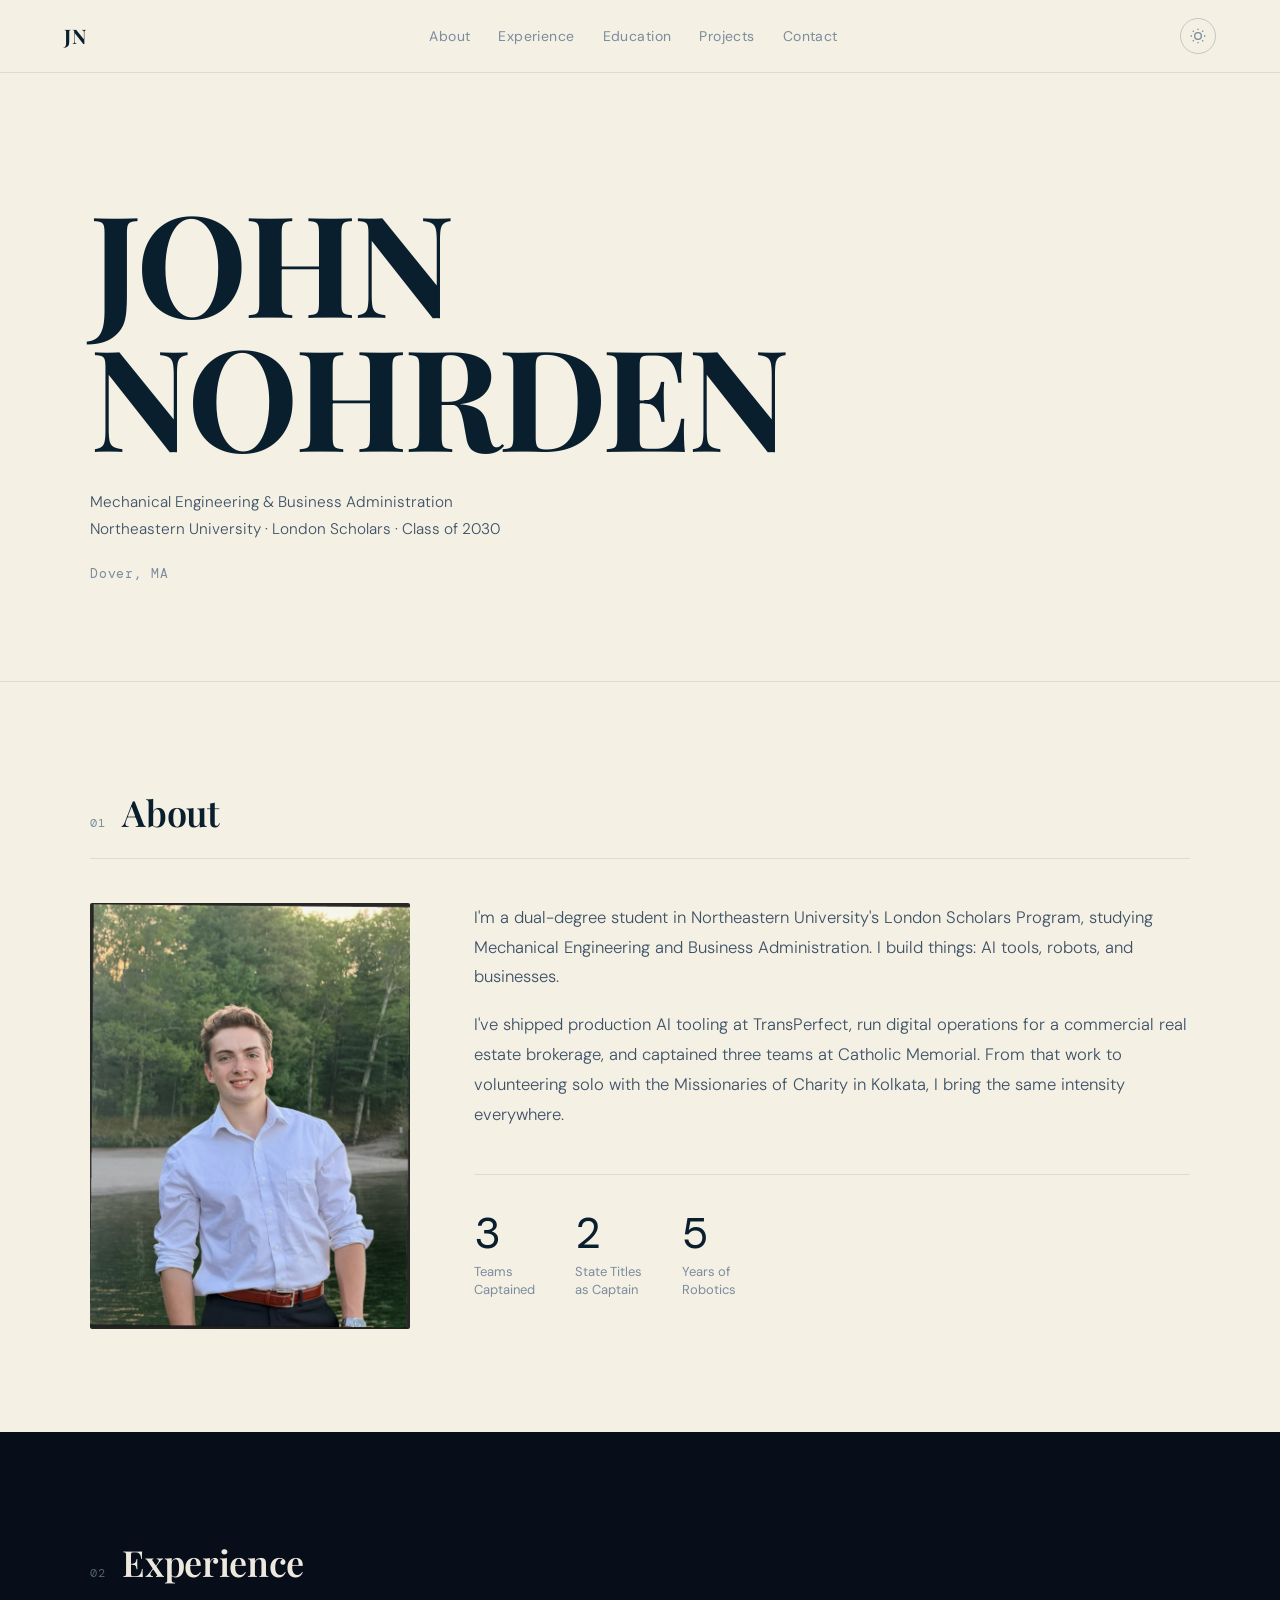
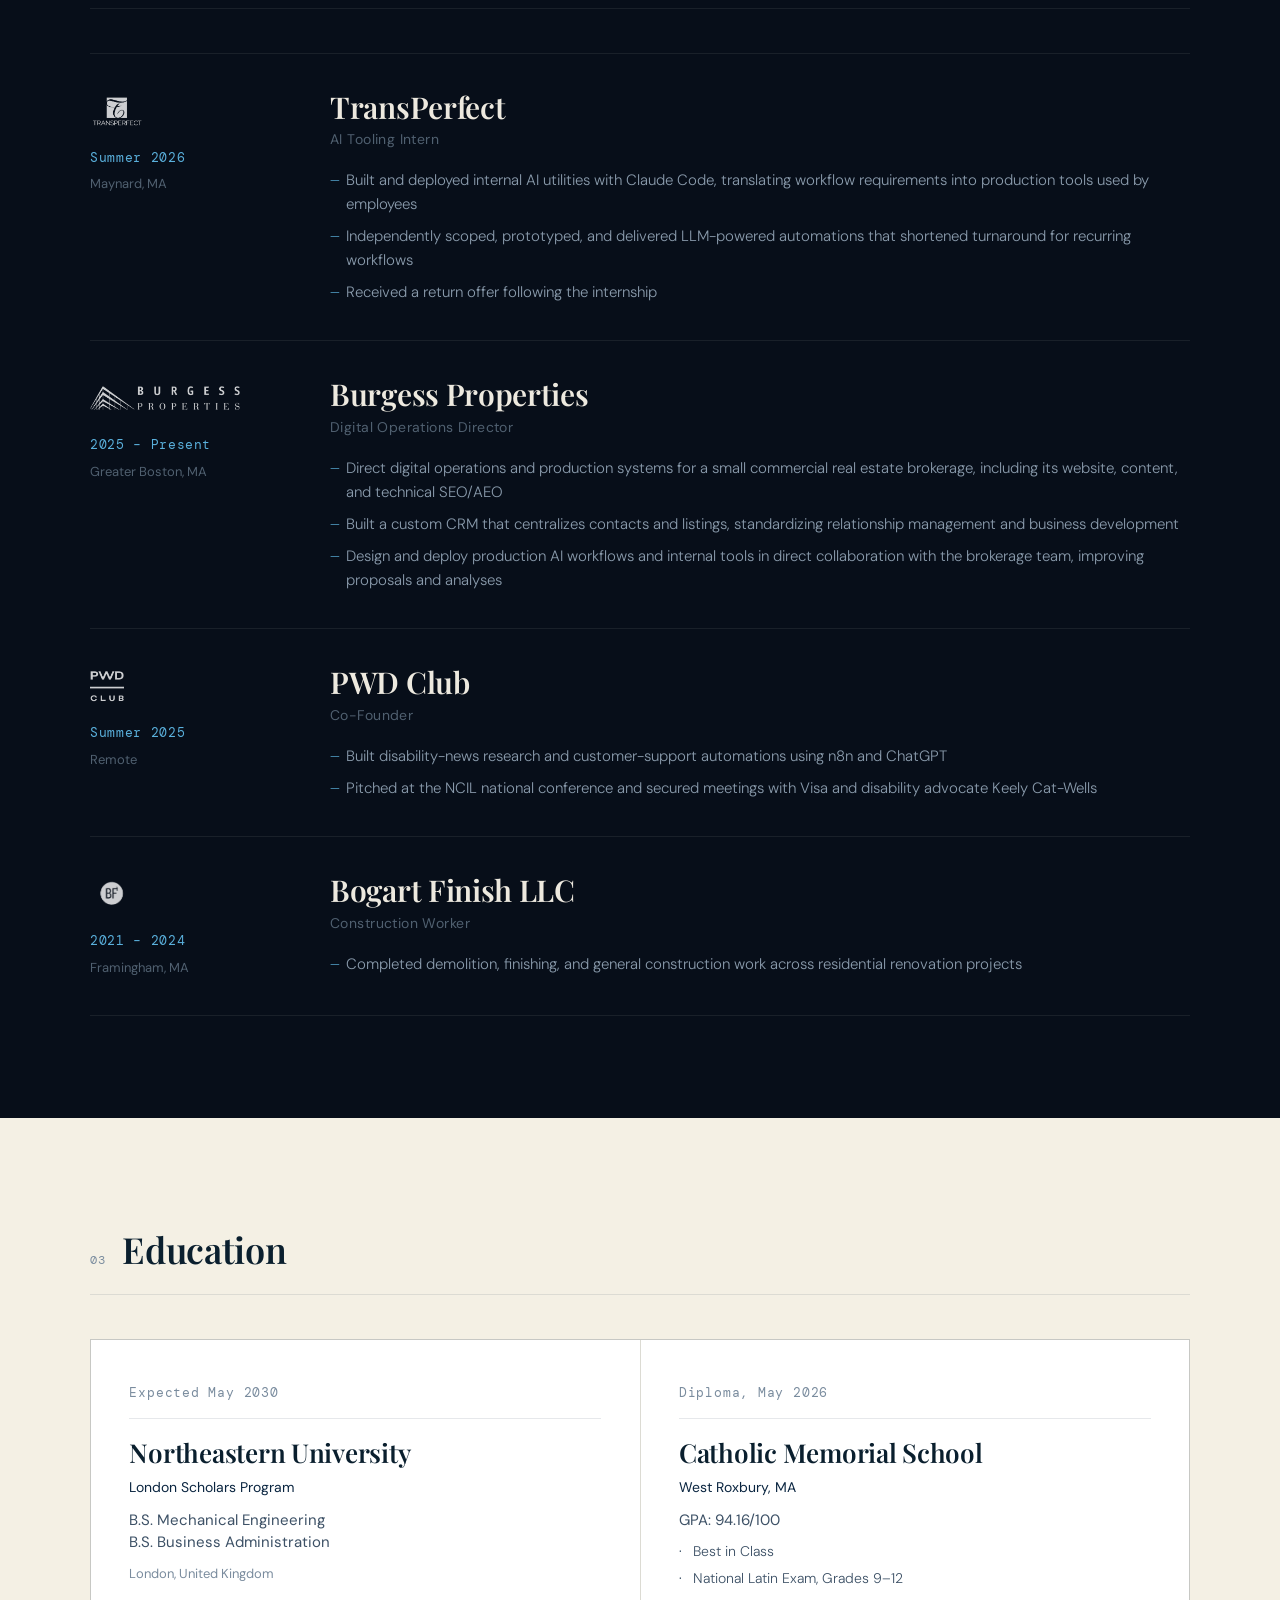
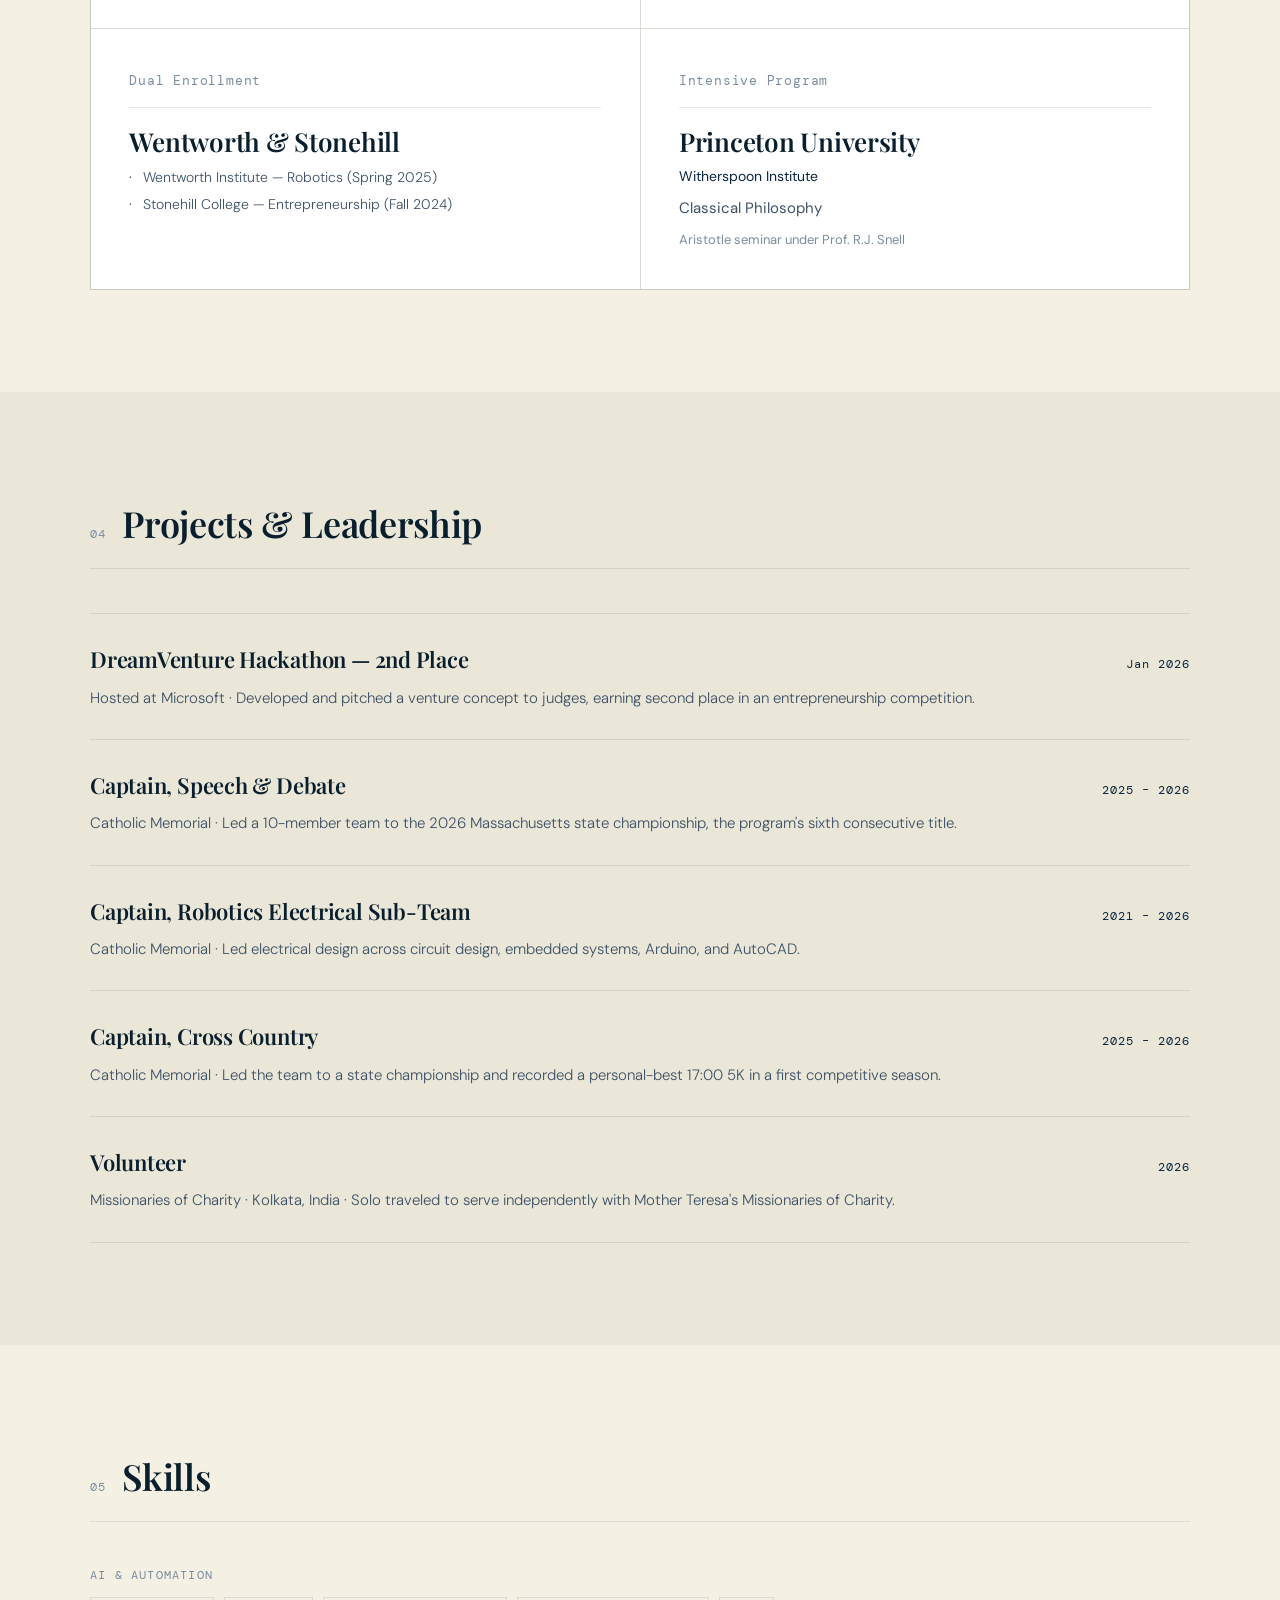
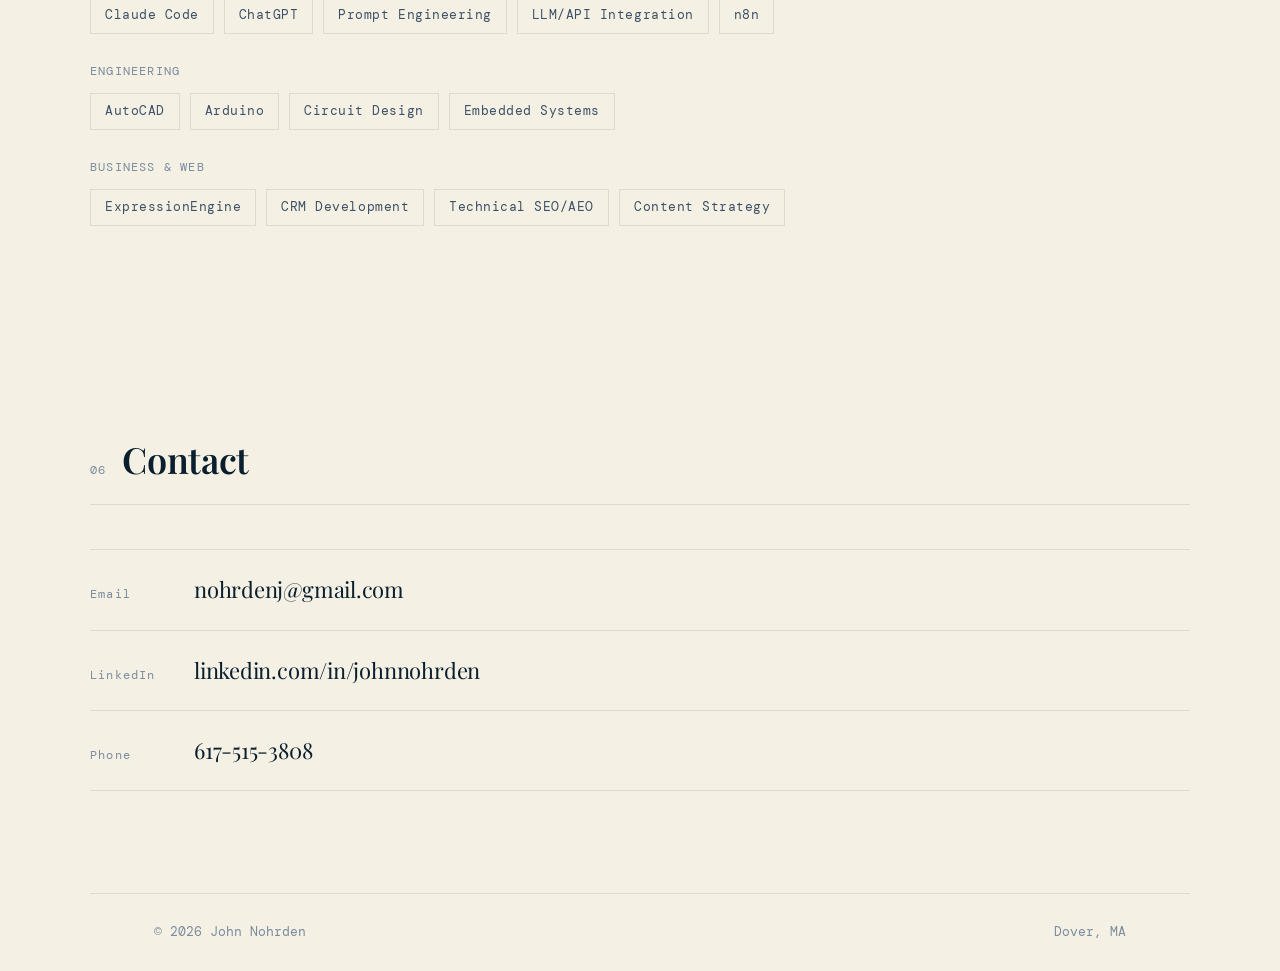
<file: index.html>
<!DOCTYPE html>
<html lang="en" data-theme="light">
<head>
  <meta charset="UTF-8">
  <meta name="viewport" content="width=device-width, initial-scale=1.0">
  <meta name="description" content="John Nohrden — Mechanical Engineering &amp; Business Administration at Northeastern University.">
  <title>John Nohrden</title>

  <link rel="preconnect" href="https://fonts.googleapis.com">
  <link rel="preconnect" href="https://fonts.gstatic.com" crossorigin>
  <link href="https://fonts.googleapis.com/css2?family=Playfair+Display:ital,wght@0,400;0,600;0,700&family=DM+Sans:opsz,wght@9..40,300;9..40,400;9..40,500&family=DM+Mono:wght@300;400;500&display=swap" rel="stylesheet">

  <link rel="stylesheet" href="style.css?v=6">

  <!-- Restore theme before first paint to avoid a flash -->
  <script>
    (function () {
      try {
        var t = localStorage.getItem('jn-theme');
        if (t) document.documentElement.dataset.theme = t;
      } catch (e) {}
    })();
  </script>
</head>
<body>

  <!-- Navigation -->
  <nav class="nav" id="nav">
    <a href="#" class="nav-logo">JN</a>
    <div class="nav-links">
      <a href="#about" class="nav-link">About</a>
      <a href="#experience" class="nav-link">Experience</a>
      <a href="#education" class="nav-link">Education</a>
      <a href="projects.html" class="nav-link">Projects</a>
      <a href="#contact" class="nav-link">Contact</a>
    </div>
    <button class="theme-btn" id="themeBtn" aria-label="Toggle theme">
      <svg class="icon-sun" width="16" height="16" viewBox="0 0 24 24" fill="none" stroke="currentColor" stroke-width="2"><circle cx="12" cy="12" r="5"/><line x1="12" y1="1" x2="12" y2="3"/><line x1="12" y1="21" x2="12" y2="23"/><line x1="4.22" y1="4.22" x2="5.64" y2="5.64"/><line x1="18.36" y1="18.36" x2="19.78" y2="19.78"/><line x1="1" y1="12" x2="3" y2="12"/><line x1="21" y1="12" x2="23" y2="12"/><line x1="4.22" y1="19.78" x2="5.64" y2="18.36"/><line x1="18.36" y1="5.64" x2="19.78" y2="4.22"/></svg>
      <svg class="icon-moon" width="16" height="16" viewBox="0 0 24 24" fill="none" stroke="currentColor" stroke-width="2"><path d="M21 12.79A9 9 0 1 1 11.21 3 7 7 0 0 0 21 12.79z"/></svg>
    </button>
  </nav>

  <!-- ═══════════════ HERO ═══════════════ -->
  <header class="hero" id="hero">
    <div class="hero-body">
      <h1 class="hero-name">
        <span class="name-row">JOHN</span>
        <span class="name-row">NOHRDEN</span>
      </h1>

      <p class="hero-sub">
        Mechanical Engineering &amp; Business Administration<br>
        Northeastern University · London Scholars · Class of 2030
      </p>

      <p class="hero-location">Dover, MA</p>
    </div>
  </header>

  <!-- ═══════════════ ABOUT ═══════════════ -->
  <section class="section" id="about">
    <div class="container">
      <div class="sec-label-row">
        <span class="sec-num mono">01</span>
        <h2 class="sec-label">About</h2>
      </div>

      <div class="about-grid">
        <div class="about-img-col">
          <img src="john.jpg" alt="John Nohrden" class="about-photo">
        </div>

        <div class="about-text-col">
          <div class="about-body">
            <p>I'm a dual-degree student in Northeastern University's London Scholars Program, studying Mechanical Engineering and Business Administration. I build things: AI tools, robots, and businesses.</p>
            <p>I've shipped production AI tooling at TransPerfect, run digital operations for a commercial real estate brokerage, and captained three teams at Catholic Memorial. From that work to volunteering solo with the Missionaries of Charity in Kolkata, I bring the same intensity everywhere.</p>
          </div>

          <div class="stats-row">
            <div class="stat">
              <div class="stat-num mono">3</div>
              <div class="stat-label">Teams<br>Captained</div>
            </div>
            <div class="stat">
              <div class="stat-num mono">2</div>
              <div class="stat-label">State Titles<br>as Captain</div>
            </div>
            <div class="stat">
              <div class="stat-num mono">5</div>
              <div class="stat-label">Years of<br>Robotics</div>
            </div>
          </div>
        </div>
      </div>
    </div>
  </section>

  <!-- ═══════════════ EXPERIENCE ═══════════════ -->
  <section class="section section--dark" id="experience">
    <div class="container">
      <div class="sec-label-row">
        <span class="sec-num mono">02</span>
        <h2 class="sec-label">Experience</h2>
      </div>

      <div class="exp-list">

        <div class="exp-item">
          <div class="exp-inner">
            <div class="exp-meta-col">
              <img src="transperfect-logo.png.avif" alt="TransPerfect logo" class="exp-logo">
              <span class="exp-date mono">Summer 2026</span>
              <span class="exp-place">Maynard, MA</span>
            </div>
            <div class="exp-detail-col">
              <div class="exp-titles">
                <h3 class="exp-co">TransPerfect</h3>
                <span class="exp-role">AI Tooling Intern</span>
              </div>
              <ul class="exp-bullets">
                <li>Built and deployed internal AI utilities with Claude Code, translating workflow requirements into production tools used by employees</li>
                <li>Independently scoped, prototyped, and delivered LLM-powered automations that shortened turnaround for recurring workflows</li>
                <li>Received a return offer following the internship</li>
              </ul>
            </div>
          </div>
        </div>

        <div class="exp-item">
          <div class="exp-inner">
            <div class="exp-meta-col">
              <img src="burgess-properties-logo.png" alt="Burgess Properties logo" class="exp-logo">
              <span class="exp-date mono">2025 – Present</span>
              <span class="exp-place">Greater Boston, MA</span>
            </div>
            <div class="exp-detail-col">
              <div class="exp-titles">
                <h3 class="exp-co">Burgess Properties</h3>
                <span class="exp-role">Digital Operations Director</span>
              </div>
              <ul class="exp-bullets">
                <li>Direct digital operations and production systems for a small commercial real estate brokerage, including its website, content, and technical SEO/AEO</li>
                <li>Built a custom CRM that centralizes contacts and listings, standardizing relationship management and business development</li>
                <li>Design and deploy production AI workflows and internal tools in direct collaboration with the brokerage team, improving proposals and analyses</li>
              </ul>
            </div>
          </div>
        </div>

        <div class="exp-item">
          <div class="exp-inner">
            <div class="exp-meta-col">
              <img src="PWD-logo.png" alt="PWD Club logo" class="exp-logo">
              <span class="exp-date mono">Summer 2025</span>
              <span class="exp-place">Remote</span>
            </div>
            <div class="exp-detail-col">
              <div class="exp-titles">
                <h3 class="exp-co">PWD Club</h3>
                <span class="exp-role">Co-Founder</span>
              </div>
              <ul class="exp-bullets">
                <li>Built disability-news research and customer-support automations using n8n and ChatGPT</li>
                <li>Pitched at the NCIL national conference and secured meetings with Visa and disability advocate Keely Cat-Wells</li>
              </ul>
            </div>
          </div>
        </div>

        <div class="exp-item">
          <div class="exp-inner">
            <div class="exp-meta-col">
              <img src="Bogart-Finish-Logo.png" alt="Bogart Finish logo" class="exp-logo">
              <span class="exp-date mono">2021 – 2024</span>
              <span class="exp-place">Framingham, MA</span>
            </div>
            <div class="exp-detail-col">
              <div class="exp-titles">
                <h3 class="exp-co">Bogart Finish LLC</h3>
                <span class="exp-role">Construction Worker</span>
              </div>
              <ul class="exp-bullets">
                <li>Completed demolition, finishing, and general construction work across residential renovation projects</li>
              </ul>
            </div>
          </div>
        </div>

      </div>
    </div>
  </section>

  <!-- ═══════════════ EDUCATION ═══════════════ -->
  <section class="section" id="education">
    <div class="container">
      <div class="sec-label-row">
        <span class="sec-num mono">03</span>
        <h2 class="sec-label">Education</h2>
      </div>

      <div class="edu-grid">
        <div class="edu-card">
          <div class="edu-card-top">
            <span class="mono small">Expected May 2030</span>
          </div>
          <h3 class="edu-school">Northeastern University</h3>
          <p class="edu-prog">London Scholars Program</p>
          <p class="edu-deg">B.S. Mechanical Engineering<br>B.S. Business Administration</p>
          <p class="edu-note">London, United Kingdom</p>
        </div>

        <div class="edu-card">
          <div class="edu-card-top">
            <span class="mono small">Diploma, May 2026</span>
          </div>
          <h3 class="edu-school">Catholic Memorial School</h3>
          <p class="edu-prog">West Roxbury, MA</p>
          <p class="edu-deg">GPA: 94.16/100</p>
          <ul class="edu-list">
            <li>Best in Class</li>
            <li>National Latin Exam, Grades 9–12</li>
          </ul>
        </div>

        <div class="edu-card">
          <div class="edu-card-top">
            <span class="mono small">Dual Enrollment</span>
          </div>
          <h3 class="edu-school">Wentworth &amp; Stonehill</h3>
          <ul class="edu-list">
            <li>Wentworth Institute — Robotics (Spring 2025)</li>
            <li>Stonehill College — Entrepreneurship (Fall 2024)</li>
          </ul>
        </div>

        <div class="edu-card">
          <div class="edu-card-top">
            <span class="mono small">Intensive Program</span>
          </div>
          <h3 class="edu-school">Princeton University</h3>
          <p class="edu-prog">Witherspoon Institute</p>
          <p class="edu-deg">Classical Philosophy</p>
          <p class="edu-note">Aristotle seminar under Prof. R.J. Snell</p>
        </div>
      </div>
    </div>
  </section>

  <!-- ═══════════════ LEADERSHIP ═══════════════ -->
  <section class="section section--tinted" id="leadership">
    <div class="container">
      <div class="sec-label-row">
        <span class="sec-num mono">04</span>
        <h2 class="sec-label">Projects &amp; Leadership</h2>
      </div>

      <div class="lead-list">
        <div class="lead-item">
          <div class="lead-header">
            <h3 class="lead-title">DreamVenture Hackathon — 2nd Place</h3>
            <span class="lead-dates mono">Jan 2026</span>
          </div>
          <p class="lead-desc">Hosted at Microsoft · Developed and pitched a venture concept to judges, earning second place in an entrepreneurship competition.</p>
        </div>
        <div class="lead-item">
          <div class="lead-header">
            <h3 class="lead-title">Captain, Speech &amp; Debate</h3>
            <span class="lead-dates mono">2025 – 2026</span>
          </div>
          <p class="lead-desc">Catholic Memorial · Led a 10-member team to the 2026 Massachusetts state championship, the program's sixth consecutive title.</p>
        </div>
        <div class="lead-item">
          <div class="lead-header">
            <h3 class="lead-title">Captain, Robotics Electrical Sub-Team</h3>
            <span class="lead-dates mono">2021 – 2026</span>
          </div>
          <p class="lead-desc">Catholic Memorial · Led electrical design across circuit design, embedded systems, Arduino, and AutoCAD.</p>
        </div>
        <div class="lead-item">
          <div class="lead-header">
            <h3 class="lead-title">Captain, Cross Country</h3>
            <span class="lead-dates mono">2025 – 2026</span>
          </div>
          <p class="lead-desc">Catholic Memorial · Led the team to a state championship and recorded a personal-best 17:00 5K in a first competitive season.</p>
        </div>
        <div class="lead-item">
          <div class="lead-header">
            <h3 class="lead-title">Volunteer</h3>
            <span class="lead-dates mono">2026</span>
          </div>
          <p class="lead-desc">Missionaries of Charity · Kolkata, India · Solo traveled to serve independently with Mother Teresa's Missionaries of Charity.</p>
        </div>
      </div>
    </div>
  </section>

  <!-- ═══════════════ SKILLS ═══════════════ -->
  <section class="section" id="skills">
    <div class="container">
      <div class="sec-label-row">
        <span class="sec-num mono">05</span>
        <h2 class="sec-label">Skills</h2>
      </div>

      <div class="skills-groups">
      <div class="skills-group">
        <h3 class="skills-group-label mono">AI &amp; Automation</h3>
        <div class="skills-list">
          <span class="m-tag">Claude Code</span>
          <span class="m-tag">ChatGPT</span>
          <span class="m-tag">Prompt Engineering</span>
          <span class="m-tag">LLM/API Integration</span>
          <span class="m-tag">n8n</span>
        </div>
      </div>
      <div class="skills-group">
        <h3 class="skills-group-label mono">Engineering</h3>
        <div class="skills-list">
          <span class="m-tag">AutoCAD</span>
          <span class="m-tag">Arduino</span>
          <span class="m-tag">Circuit Design</span>
          <span class="m-tag">Embedded Systems</span>
        </div>
      </div>
      <div class="skills-group">
        <h3 class="skills-group-label mono">Business &amp; Web</h3>
        <div class="skills-list">
          <span class="m-tag">ExpressionEngine</span>
          <span class="m-tag">CRM Development</span>
          <span class="m-tag">Technical SEO/AEO</span>
          <span class="m-tag">Content Strategy</span>
        </div>
      </div>
      </div>
    </div>
  </section>

  <!-- ═══════════════ CONTACT ═══════════════ -->
  <section class="section" id="contact">
    <div class="container">
      <div class="sec-label-row">
        <span class="sec-num mono">06</span>
        <h2 class="sec-label">Contact</h2>
      </div>

      <div class="contact-links">
        <a href="mailto:nohrdenj@gmail.com" class="contact-link">
          <span class="cl-label mono">Email</span>
          <span class="cl-value">nohrdenj@gmail.com</span>
        </a>
        <a href="https://linkedin.com/in/johnnohrden" target="_blank" rel="noopener" class="contact-link">
          <span class="cl-label mono">LinkedIn</span>
          <span class="cl-value">linkedin.com/in/johnnohrden</span>
        </a>
        <a href="tel:6175153808" class="contact-link">
          <span class="cl-label mono">Phone</span>
          <span class="cl-value">617-515-3808</span>
        </a>
      </div>
    </div>
  </section>

  <footer class="site-footer">
    <span class="mono small">© 2026 John Nohrden</span>
    <span class="mono small">Dover, MA</span>
  </footer>

  <script src="script.js?v=5"></script>
</body>
</html>
</file>
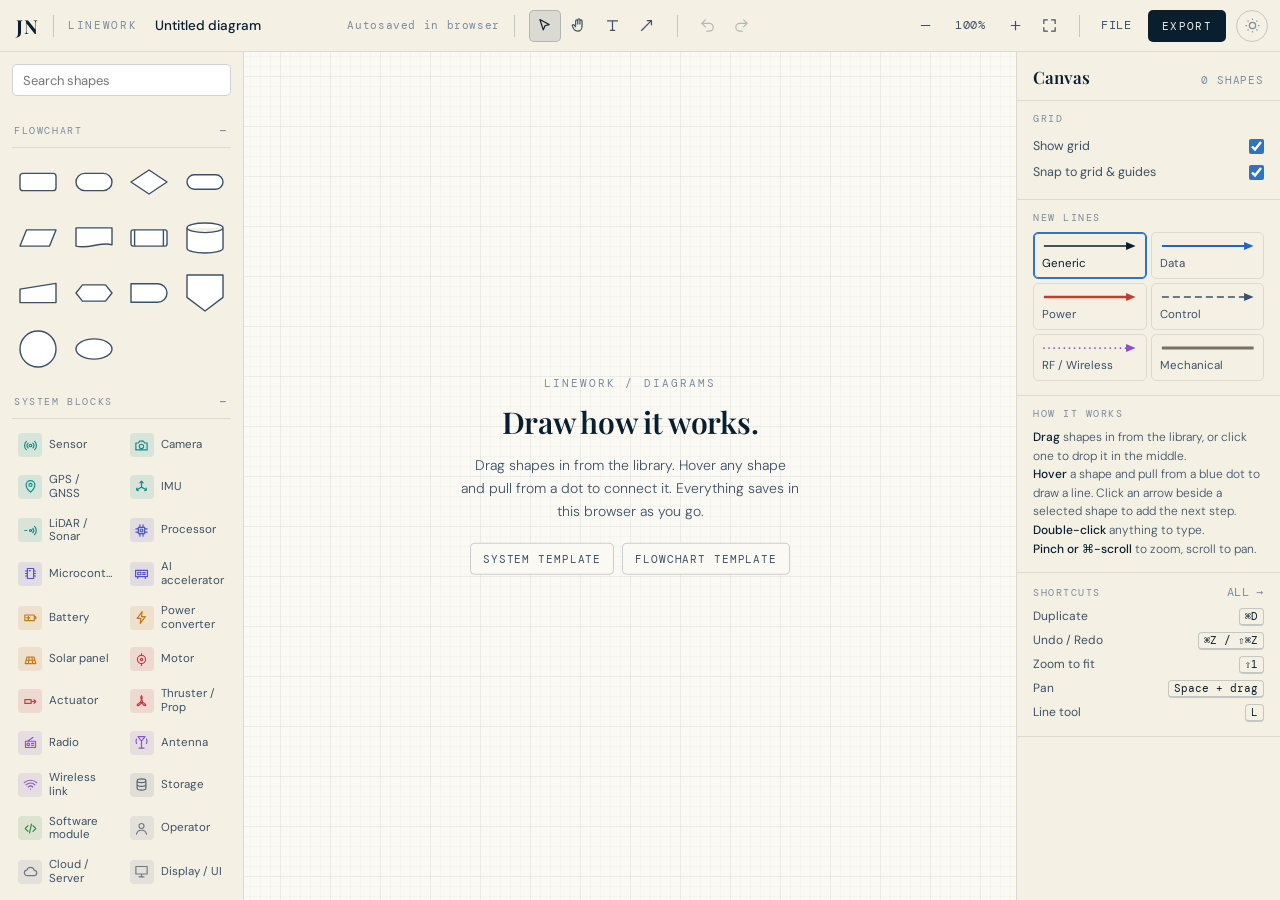
<file: linework.html>
<!DOCTYPE html>
<html lang="en" data-theme="light">
<head>
<meta charset="UTF-8">
<meta name="viewport" content="width=device-width, initial-scale=1.0, viewport-fit=cover">
<meta name="description" content="Linework — a diagramming tool for flowcharts and system architecture, built by John Nohrden.">
<title>Linework — John Nohrden</title>
<link rel="preconnect" href="https://fonts.googleapis.com">
<link rel="preconnect" href="https://fonts.gstatic.com" crossorigin>
<link href="https://fonts.googleapis.com/css2?family=Playfair+Display:wght@600;700&family=DM+Sans:opsz,wght@9..40,300;9..40,400;9..40,500;9..40,600;9..40,700&family=DM+Mono:wght@400;500&display=swap" rel="stylesheet">
<script>
  (function () {
    try {
      var t = localStorage.getItem('jn-theme');
      if (t) document.documentElement.dataset.theme = t;
    } catch (e) {}
  })();
</script>
<style>
/* ═══════════════════════════════════════════
   LINEWORK — styles (tokens shared with johnnohrden.com)
══════════════════════════════════════════ */
*, *::before, *::after { box-sizing: border-box; margin: 0; padding: 0; }

:root {
  --bg: #F4F0E4;
  --bg-alt: #EDE9D8;
  --surface: #FFFFFF;
  --text: #0A1F2E;
  --text-mid: #3D5166;
  --text-muted: #7A8C9E;
  --accent: #0A2540;
  --accent-hi: #3A82C4;
  --border: rgba(10, 37, 64, 0.10);
  --border-strong: rgba(10, 37, 64, 0.20);
  --hover: rgba(10, 37, 64, 0.06);
  --active: rgba(10, 37, 64, 0.11);
  --canvas: #FBF9F3;
  --grid-minor: rgba(10, 37, 64, 0.045);
  --grid-major: rgba(10, 37, 64, 0.095);
  --sel: #2F74C0;
  --sel-soft: rgba(47, 116, 192, 0.10);
  --shadow: 0 10px 30px rgba(10, 31, 46, 0.14), 0 1px 3px rgba(10, 31, 46, 0.10);
  --serif: 'Playfair Display', Georgia, serif;
  --sans: 'DM Sans', system-ui, -apple-system, sans-serif;
  --mono: 'DM Mono', ui-monospace, 'SF Mono', Menlo, monospace;
  --top-h: 52px;
  --lib-w: 244px;
  --props-w: 264px;
  color-scheme: light;
}

[data-theme="dark"] {
  --bg: #060C17;
  --bg-alt: #0A1424;
  --surface: #0F2035;
  --text: #EDE9DF;
  --text-mid: #A8B8C8;
  --text-muted: #607080;
  --accent: #5AB0DC;
  --accent-hi: #80CBEE;
  --border: rgba(237, 233, 223, 0.08);
  --border-strong: rgba(237, 233, 223, 0.16);
  --hover: rgba(237, 233, 223, 0.06);
  --active: rgba(237, 233, 223, 0.12);
  --canvas: #081221;
  --grid-minor: rgba(90, 176, 220, 0.06);
  --grid-major: rgba(90, 176, 220, 0.13);
  --sel: #5AB0DC;
  --sel-soft: rgba(90, 176, 220, 0.12);
  --shadow: 0 12px 34px rgba(0, 0, 0, 0.5), 0 1px 3px rgba(0, 0, 0, 0.4);
  color-scheme: dark;
}

html, body { height: 100%; overflow: hidden; overscroll-behavior: none; }
body {
  font-family: var(--sans);
  font-size: 13px;
  background: var(--bg);
  color: var(--text);
  -webkit-font-smoothing: antialiased;
}
button, input, select, textarea { font: inherit; color: inherit; }
button { background: none; border: 0; cursor: pointer; }
svg { display: block; }

.app {
  height: 100%;
  display: grid;
  grid-template-rows: var(--top-h) 1fr;
  grid-template-columns: var(--lib-w) 1fr var(--props-w);
  grid-template-areas: "top top top" "lib stage props";
}

/* ─── Top bar ─── */
.topbar {
  grid-area: top;
  display: flex;
  align-items: center;
  gap: 10px;
  padding: 0 12px 0 16px;
  background: var(--bg);
  border-bottom: 1px solid var(--border);
  position: relative;
  z-index: 30;
}
.brand {
  font-family: var(--serif);
  font-weight: 700;
  font-size: 1.2rem;
  letter-spacing: 0.05em;
  color: var(--text);
  text-decoration: none;
}
.vsep { width: 1px; height: 22px; background: var(--border-strong); margin: 0 4px; }
.docname { display: flex; align-items: center; gap: 10px; min-width: 0; }
.app-label {
  font-family: var(--mono);
  font-size: 10.5px;
  letter-spacing: 0.16em;
  color: var(--text-muted);
}
#docName {
  width: 190px;
  min-width: 60px;
  border: 1px solid transparent;
  background: transparent;
  border-radius: 4px;
  padding: 5px 7px;
  font-weight: 500;
  font-size: 13.5px;
  text-overflow: ellipsis;
}
#docName:hover { border-color: var(--border-strong); }
#docName:focus { outline: none; border-color: var(--sel); background: var(--surface); }
.save-state {
  font-family: var(--mono);
  font-size: 10.5px;
  letter-spacing: 0.06em;
  color: var(--text-muted);
  white-space: nowrap;
}
.spacer { flex: 1; }
.tb-group { display: flex; align-items: center; gap: 2px; }
.tb-btn {
  height: 32px;
  min-width: 32px;
  padding: 0 7px;
  display: inline-flex;
  align-items: center;
  justify-content: center;
  gap: 6px;
  border-radius: 5px;
  color: var(--text-mid);
}
.tb-btn:hover { background: var(--hover); color: var(--text); }
.tb-btn.is-active { background: var(--active); color: var(--text); box-shadow: inset 0 0 0 1px var(--border-strong); }
.tb-btn:disabled { opacity: 0.35; pointer-events: none; }
.tb-btn svg { width: 17px; height: 17px; }
.tb-text { font-family: var(--mono); font-size: 11.5px; letter-spacing: 0.04em; }
#zoomLabel { min-width: 54px; }
.btn-primary {
  height: 32px;
  padding: 0 14px;
  border-radius: 5px;
  background: var(--text);
  color: var(--bg);
  font-family: var(--mono);
  font-size: 11px;
  letter-spacing: 0.12em;
  text-transform: uppercase;
}
.btn-primary:hover { background: var(--accent); color: var(--bg); }
[data-theme="dark"] .btn-primary:hover { color: #06101c; }
.theme-btn {
  width: 32px; height: 32px;
  border: 1px solid var(--border-strong);
  border-radius: 50%;
  display: flex; align-items: center; justify-content: center;
  color: var(--text-muted);
  flex-shrink: 0;
}
.theme-btn:hover { border-color: var(--accent); color: var(--accent); }
[data-theme="light"] .icon-moon, :root:not([data-theme="dark"]) .icon-moon { display: none; }
[data-theme="dark"] .icon-sun { display: none; }

/* dropdown menus */
.menu-wrap { position: relative; }
.menu {
  position: absolute;
  top: calc(100% + 6px);
  right: 0;
  min-width: 230px;
  padding: 6px;
  background: var(--surface);
  border: 1px solid var(--border-strong);
  border-radius: 7px;
  box-shadow: var(--shadow);
  z-index: 50;
}
.menu[hidden] { display: none; }
.menu button, .menu label {
  width: 100%;
  display: flex;
  align-items: center;
  justify-content: space-between;
  gap: 16px;
  padding: 7px 10px;
  border-radius: 4px;
  text-align: left;
  color: var(--text);
  cursor: pointer;
}
.menu button:hover { background: var(--hover); }
.menu kbd { font-family: var(--mono); font-size: 10.5px; color: var(--text-muted); }
.menu hr { border: 0; border-top: 1px solid var(--border); margin: 5px 4px; }
.menu .menu-label {
  font-family: var(--mono);
  font-size: 9.5px;
  letter-spacing: 0.14em;
  color: var(--text-muted);
  padding: 6px 10px 3px;
}

/* ─── Library (left) ─── */
.lib {
  grid-area: lib;
  background: var(--bg);
  border-right: 1px solid var(--border);
  display: flex;
  flex-direction: column;
  min-height: 0;
  z-index: 20;
}
.lib-search { padding: 12px 12px 8px; }
.field {
  width: 100%;
  height: 32px;
  padding: 0 10px;
  border: 1px solid var(--border-strong);
  border-radius: 5px;
  background: var(--surface);
}
.field:focus { outline: none; border-color: var(--sel); }
textarea.field { height: auto; min-height: 58px; padding: 7px 10px; resize: vertical; line-height: 1.4; }
.lib-body { overflow-y: auto; padding: 0 12px 24px; flex: 1; }
.lib-sec { margin-top: 10px; }
.lib-sec > summary {
  list-style: none;
  cursor: pointer;
  display: flex;
  align-items: center;
  justify-content: space-between;
  padding: 8px 2px 8px;
  border-bottom: 1px solid var(--border);
  margin-bottom: 8px;
  font-family: var(--mono);
  font-size: 10px;
  letter-spacing: 0.16em;
  text-transform: uppercase;
  color: var(--text-muted);
  user-select: none;
}
.lib-sec > summary::-webkit-details-marker { display: none; }
.lib-sec > summary::after { content: '−'; font-size: 13px; }
.lib-sec:not([open]) > summary::after { content: '+'; }
.lib-grid { display: grid; grid-template-columns: repeat(4, 1fr); gap: 4px; }
.lib-item {
  aspect-ratio: 1;
  display: flex;
  align-items: center;
  justify-content: center;
  border-radius: 5px;
  cursor: grab;
  touch-action: none;
  color: var(--text-mid);
}
.lib-item:hover { background: var(--hover); }
.lib-item svg { width: 40px; height: 40px; overflow: visible; }
.lib-list { display: grid; grid-template-columns: 1fr 1fr; gap: 4px; }
.lib-row {
  display: flex;
  align-items: center;
  gap: 7px;
  padding: 6px 6px;
  border-radius: 5px;
  cursor: grab;
  touch-action: none;
  font-size: 11.5px;
  line-height: 1.2;
  color: var(--text-mid);
  text-align: left;
  min-width: 0;
}
.lib-row:hover { background: var(--hover); color: var(--text); }
.lib-row .chip {
  width: 24px; height: 24px; flex-shrink: 0;
  border-radius: 4px;
  display: flex; align-items: center; justify-content: center;
}
.lib-row .chip svg { width: 15px; height: 15px; }
.lib-row span { overflow: hidden; text-overflow: ellipsis; }
.lib-empty { padding: 16px 4px; color: var(--text-muted); font-size: 12px; }
.drag-ghost {
  position: fixed;
  pointer-events: none;
  z-index: 100;
  opacity: 0.85;
  transform: translate(-50%, -50%);
}

/* ─── Stage / canvas ─── */
.stage {
  grid-area: stage;
  position: relative;
  overflow: hidden;
  background: var(--canvas);
  touch-action: none;
}
#canvas { width: 100%; height: 100%; user-select: none; -webkit-user-select: none; }
#canvas.tool-hand, #canvas.panning { cursor: grab; }
#canvas.panning:active { cursor: grabbing; }
#canvas.tool-text { cursor: text; }
#canvas.tool-line { cursor: crosshair; }
.grid-minor { stroke: var(--grid-minor); }
.grid-major { stroke: var(--grid-major); }
.shape-hit { cursor: move; }
.conn-hit { cursor: pointer; }
.h-resize { fill: var(--surface); stroke: var(--sel); stroke-width: 1.5; }
.h-port { fill: var(--surface); stroke: var(--sel); stroke-width: 1.5; cursor: crosshair; }
.h-port:hover, .h-port.is-hot { fill: var(--sel); }
.h-quick { fill: var(--sel); cursor: pointer; opacity: 0.9; }
.h-quick:hover { opacity: 1; }
.h-end { fill: var(--surface); stroke: var(--sel); stroke-width: 2; cursor: move; }
.sel-box { fill: none; stroke: var(--sel); stroke-width: 1.25; pointer-events: none; }
.sel-group { fill: none; stroke: var(--sel); stroke-width: 1; stroke-dasharray: 4 3; pointer-events: none; }
.hover-box { fill: none; stroke: var(--sel); stroke-width: 1; opacity: 0.55; pointer-events: none; }
.target-box { fill: var(--sel-soft); stroke: var(--sel); stroke-width: 2; pointer-events: none; }
.marquee { fill: var(--sel-soft); stroke: var(--sel); stroke-width: 1; pointer-events: none; }
.guide { stroke: #e0435a; stroke-width: 1; pointer-events: none; }
.size-tip rect { fill: var(--sel); }
.size-tip text { fill: #fff; font-family: var(--mono); font-size: 10.5px; }

.text-editor {
  position: absolute;
  z-index: 15;
  outline: none;
  white-space: pre-wrap;
  word-break: break-word;
  overflow: visible;
  caret-color: var(--sel);
  line-height: 1.25;
  box-shadow: 0 0 0 1.5px var(--sel);
  border-radius: 2px;
  min-height: 1.25em;
}
.text-editor[hidden] { display: none; }

.empty-hint {
  position: absolute;
  left: 50%;
  top: 50%;
  transform: translate(-50%, -50%);
  text-align: center;
  pointer-events: none;
  max-width: 420px;
  padding: 0 24px;
}
.empty-hint[hidden] { display: none; }
.empty-hint .kick {
  font-family: var(--mono);
  font-size: 10.5px;
  letter-spacing: 0.2em;
  color: var(--text-muted);
  margin-bottom: 12px;
}
.empty-hint h2 {
  font-family: var(--serif);
  font-weight: 600;
  font-size: 30px;
  letter-spacing: -0.01em;
  margin-bottom: 12px;
}
.empty-hint p { color: var(--text-mid); font-size: 14px; line-height: 1.65; font-weight: 300; }
.empty-hint .hint-actions { margin-top: 20px; display: flex; gap: 8px; justify-content: center; pointer-events: auto; flex-wrap: wrap; }
.ghost-btn {
  white-space: nowrap;
  height: 32px;
  padding: 0 12px;
  border: 1px solid var(--border-strong);
  border-radius: 5px;
  font-family: var(--mono);
  font-size: 11px;
  letter-spacing: 0.08em;
  color: var(--text-mid);
  background: var(--canvas);
}
.ghost-btn:hover { border-color: var(--text); color: var(--text); }

.quick-menu {
  position: absolute;
  z-index: 25;
  width: 232px;
  padding: 8px;
  background: var(--surface);
  border: 1px solid var(--border-strong);
  border-radius: 8px;
  box-shadow: var(--shadow);
}
.quick-menu[hidden] { display: none; }
.quick-menu .qm-grid { display: grid; grid-template-columns: repeat(5, 1fr); gap: 2px; }
.quick-menu .lib-item svg { width: 30px; height: 30px; }
.quick-menu .qm-foot { display: flex; justify-content: space-between; margin-top: 6px; padding-top: 6px; border-top: 1px solid var(--border); }
.quick-menu .qm-foot button { font-size: 11.5px; color: var(--text-mid); padding: 4px 6px; border-radius: 4px; }
.quick-menu .qm-foot button:hover { background: var(--hover); color: var(--text); }

.zoom-float {
  position: absolute;
  right: 12px;
  bottom: 12px;
  display: none;
  background: var(--surface);
  border: 1px solid var(--border-strong);
  border-radius: 7px;
  box-shadow: var(--shadow);
  padding: 2px;
}
.toast {
  position: absolute;
  left: 50%;
  bottom: 18px;
  transform: translateX(-50%) translateY(10px);
  background: var(--text);
  color: var(--bg);
  padding: 8px 14px;
  border-radius: 6px;
  font-size: 12.5px;
  opacity: 0;
  pointer-events: none;
  transition: opacity .18s, transform .18s;
  z-index: 40;
  white-space: nowrap;
}
.toast.show { opacity: 1; transform: translateX(-50%) translateY(0); }
.drop-veil {
  position: absolute; inset: 10px;
  border: 2px dashed var(--sel);
  border-radius: 10px;
  background: var(--sel-soft);
  display: flex; align-items: center; justify-content: center;
  font-family: var(--mono); letter-spacing: .1em; font-size: 12px; color: var(--sel);
  pointer-events: none;
  z-index: 45;
}
.drop-veil[hidden] { display: none; }

/* ─── Properties (right) ─── */
.props {
  grid-area: props;
  background: var(--bg);
  border-left: 1px solid var(--border);
  overflow-y: auto;
  z-index: 20;
  padding-bottom: 32px;
}
.p-head {
  padding: 14px 16px 12px;
  border-bottom: 1px solid var(--border);
  display: flex;
  align-items: baseline;
  justify-content: space-between;
  gap: 8px;
}
.p-title { font-family: var(--serif); font-size: 17px; font-weight: 600; }
.p-count { font-family: var(--mono); font-size: 10.5px; color: var(--text-muted); letter-spacing: 0.08em; }
.p-sec { padding: 12px 16px 14px; border-bottom: 1px solid var(--border); }
.p-label {
  font-family: var(--mono);
  font-size: 9.5px;
  letter-spacing: 0.16em;
  text-transform: uppercase;
  color: var(--text-muted);
  margin-bottom: 8px;
  display: flex;
  justify-content: space-between;
  align-items: center;
}
.p-row { display: flex; align-items: center; gap: 6px; margin-top: 8px; }
.p-row:first-of-type { margin-top: 0; }
.p-row > .grow { flex: 1; min-width: 0; }
.p-sub { font-size: 11.5px; color: var(--text-mid); width: 44px; flex-shrink: 0; }
.swatches { display: grid; grid-template-columns: repeat(12, 1fr); gap: 3px; }
.sw {
  aspect-ratio: 1;
  border-radius: 3px;
  box-shadow: inset 0 0 0 1px var(--border-strong);
  position: relative;
}
.sw.is-on { box-shadow: 0 0 0 2px var(--sel); }
.sw.none { background: linear-gradient(135deg, transparent 45%, #d24a3a 45%, #d24a3a 55%, transparent 55%), var(--surface); }
.color-in {
  width: 28px; height: 28px; padding: 0; border: 1px solid var(--border-strong); border-radius: 5px; background: var(--surface); cursor: pointer;
}
.color-in::-webkit-color-swatch-wrapper { padding: 3px; }
.color-in::-webkit-color-swatch { border: 0; border-radius: 3px; }
.seg {
  display: flex;
  border: 1px solid var(--border-strong);
  border-radius: 5px;
  overflow: hidden;
  flex: 1;
}
.seg button {
  flex: 1;
  height: 28px;
  display: flex; align-items: center; justify-content: center;
  color: var(--text-mid);
  border-right: 1px solid var(--border);
  font-size: 11.5px;
}
.seg button:last-child { border-right: 0; }
.seg button:hover { background: var(--hover); }
.seg button.is-on { background: var(--active); color: var(--text); font-weight: 500; }
.seg svg { width: 16px; height: 16px; }
select.field { padding: 0 6px; }
.num {
  width: 100%;
  height: 28px;
  border: 1px solid var(--border-strong);
  border-radius: 5px;
  background: var(--surface);
  padding: 0 6px;
  font-family: var(--mono);
  font-size: 11.5px;
}
.num:focus { outline: none; border-color: var(--sel); }
.xywh { display: grid; grid-template-columns: 1fr 1fr; gap: 6px; }
.xywh label { display: flex; align-items: center; gap: 5px; font-family: var(--mono); font-size: 10px; color: var(--text-muted); }
.link-presets { display: grid; grid-template-columns: 1fr 1fr; gap: 4px; }
.lp {
  display: flex;
  flex-direction: column;
  gap: 5px;
  padding: 8px 8px 7px;
  border: 1px solid var(--border);
  border-radius: 5px;
  text-align: left;
  font-size: 11.5px;
  color: var(--text-mid);
}
.lp:hover { border-color: var(--border-strong); color: var(--text); }
.lp.is-on { border-color: var(--sel); color: var(--text); box-shadow: inset 0 0 0 1px var(--sel); }
.lp svg { width: 100%; height: 10px; }
.icon-btns { display: grid; grid-template-columns: repeat(6, 1fr); gap: 3px; }
.icon-btns button {
  height: 30px; border-radius: 5px; color: var(--text-mid);
  display: flex; align-items: center; justify-content: center;
}
.icon-btns button:hover { background: var(--hover); color: var(--text); }
.icon-btns svg { width: 17px; height: 17px; }
.wide-btns { display: grid; grid-template-columns: 1fr 1fr; gap: 4px; }
.wide-btns button {
  height: 30px; border: 1px solid var(--border); border-radius: 5px; color: var(--text-mid); font-size: 11.5px;
}
.wide-btns button:hover { border-color: var(--border-strong); color: var(--text); }
.toggle { display: flex; align-items: center; justify-content: space-between; padding: 5px 0; cursor: pointer; font-size: 12.5px; color: var(--text-mid); }
.toggle input { accent-color: var(--sel); width: 15px; height: 15px; }
.keys { display: grid; grid-template-columns: 1fr auto; gap: 6px 10px; font-size: 12px; color: var(--text-mid); }
.keys kbd {
  font-family: var(--mono); font-size: 10.5px; color: var(--text);
  border: 1px solid var(--border-strong); border-bottom-width: 2px; border-radius: 4px; padding: 1px 5px; white-space: nowrap; justify-self: end;
}
.p-note { font-size: 12px; color: var(--text-mid); line-height: 1.55; font-weight: 300; }
.p-note b { font-weight: 500; color: var(--text); }

/* ─── Mobile / narrow ─── */
.only-narrow { display: none !important; }
@media (max-width: 1080px) {
  :root { --props-w: 236px; --lib-w: 220px; }
  .app-label, .save-state { display: none; }
}
@media (max-width: 860px) {
  .app { grid-template-columns: 1fr; grid-template-areas: "top" "stage"; }
  .lib, .props {
    position: fixed;
    top: var(--top-h);
    bottom: 0;
    width: min(300px, 86vw);
    box-shadow: var(--shadow);
    transition: transform .22s ease;
  }
  .lib { left: 0; transform: translateX(-102%); }
  .props { right: 0; transform: translateX(102%); }
  body.show-lib .lib, body.show-props .props { transform: none; }
  .only-narrow { display: inline-flex !important; }
  .hide-narrow { display: none !important; }
  #docName { width: 120px; }
  .topbar { gap: 4px; padding: 0 8px 0 12px; }
}
@media (max-width: 520px) {
  .hide-phone { display: none !important; }
  #docName { width: 90px; }
  .empty-hint h2 { font-size: 24px; }
}

</style>
</head>
<body>
<div class="app">

  <!-- ═══════════ TOP BAR ═══════════ -->
  <header class="topbar">
    <a class="brand" href="index.html" title="Back to johnnohrden.com">JN</a>
    <span class="vsep hide-phone"></span>
    <button class="tb-btn only-narrow" id="libToggle" title="Shapes">
      <svg viewBox="0 0 24 24" fill="none" stroke="currentColor" stroke-width="1.7"><path d="M4 4h7v7H4zM13 4h7v7h-7zM4 13h7v7H4zM13 13h7v7h-7z"/></svg>
    </button>
    <div class="docname">
      <span class="app-label">LINEWORK</span>
      <input id="docName" value="Untitled diagram" spellcheck="false" aria-label="Diagram name">
      <span class="save-state" id="saveState"></span>
    </div>
    <span class="vsep hide-narrow"></span>
    <div class="tb-group" id="tools">
      <button class="tb-btn is-active" data-tool="select" title="Select (V)">
        <svg viewBox="0 0 24 24" fill="none" stroke="currentColor" stroke-width="1.7" stroke-linejoin="round"><path d="M5.5 3.5l13 7.2-5.8 1.6-2.4 5.9z"/></svg>
      </button>
      <button class="tb-btn hide-phone" data-tool="hand" title="Hand — pan the canvas (H, or hold Space)">
        <svg viewBox="0 0 24 24" fill="none" stroke="currentColor" stroke-width="1.7" stroke-linecap="round" stroke-linejoin="round"><path d="M8 11.5V5.5a1.5 1.5 0 0 1 3 0V10M11 10V4a1.5 1.5 0 0 1 3 0v6M14 10V5.5a1.5 1.5 0 0 1 3 0V13c0 4-2.7 7-6.5 7-2.6 0-4.1-1.3-5.3-3.4L3.4 13a1.5 1.5 0 0 1 2.5-1.6L8 13.8"/></svg>
      </button>
      <button class="tb-btn" data-tool="text" title="Text (T)">
        <svg viewBox="0 0 24 24" fill="none" stroke="currentColor" stroke-width="1.7" stroke-linecap="round"><path d="M5 5.5h14M12 5.5V19M9 19h6"/></svg>
      </button>
      <button class="tb-btn" data-tool="line" title="Line — drag between shapes (L)">
        <svg viewBox="0 0 24 24" fill="none" stroke="currentColor" stroke-width="1.7" stroke-linecap="round" stroke-linejoin="round"><path d="M5 19L18.5 5.5M13 5h6v6"/></svg>
      </button>
    </div>
    <span class="vsep hide-narrow"></span>
    <div class="tb-group">
      <button class="tb-btn" id="undoBtn" title="Undo (⌘Z)">
        <svg viewBox="0 0 24 24" fill="none" stroke="currentColor" stroke-width="1.7" stroke-linecap="round" stroke-linejoin="round"><path d="M9 14L4 9l5-5M4 9h10.5a5.5 5.5 0 0 1 0 11H11"/></svg>
      </button>
      <button class="tb-btn hide-phone" id="redoBtn" title="Redo (⇧⌘Z)">
        <svg viewBox="0 0 24 24" fill="none" stroke="currentColor" stroke-width="1.7" stroke-linecap="round" stroke-linejoin="round"><path d="M15 14l5-5-5-5M20 9H9.5a5.5 5.5 0 0 0 0 11H13"/></svg>
      </button>
    </div>
    <div class="spacer"></div>
    <div class="tb-group hide-narrow">
      <button class="tb-btn" id="zoomOut" title="Zoom out (⌘−)">
        <svg viewBox="0 0 24 24" fill="none" stroke="currentColor" stroke-width="1.7" stroke-linecap="round"><path d="M6 12h12"/></svg>
      </button>
      <button class="tb-btn tb-text" id="zoomLabel" title="Reset to 100% (⌘0)">100%</button>
      <button class="tb-btn" id="zoomIn" title="Zoom in (⌘+)">
        <svg viewBox="0 0 24 24" fill="none" stroke="currentColor" stroke-width="1.7" stroke-linecap="round"><path d="M12 6v12M6 12h12"/></svg>
      </button>
      <button class="tb-btn" id="zoomFit" title="Zoom to fit (⇧1)">
        <svg viewBox="0 0 24 24" fill="none" stroke="currentColor" stroke-width="1.7" stroke-linecap="round" stroke-linejoin="round"><path d="M4 9V4h5M20 9V4h-5M4 15v5h5M20 15v5h-5"/></svg>
      </button>
    </div>
    <span class="vsep hide-narrow"></span>
    <div class="menu-wrap">
      <button class="tb-btn tb-text" id="fileBtn" aria-haspopup="true">FILE</button>
      <div class="menu" id="fileMenu" hidden>
        <button data-cmd="new">New diagram</button>
        <div class="menu-label">START FROM</div>
        <button data-cmd="tpl-system">System architecture</button>
        <button data-cmd="tpl-flow">Flowchart</button>
        <hr>
        <button data-cmd="open">Open… <kbd>⌘O</kbd></button>
        <button data-cmd="save">Save <kbd>⌘S</kbd></button>
        <button data-cmd="saveAs">Save as… <kbd>⇧⌘S</kbd></button>
        <hr>
        <button data-cmd="exportPNG">Export PNG <kbd>⌘E</kbd></button>
        <button data-cmd="exportSVG">Export SVG</button>
        <button data-cmd="copyPNG">Copy as image</button>
        <hr>
        <button data-cmd="shortcuts">Keyboard shortcuts <kbd>?</kbd></button>
      </div>
    </div>
    <button class="btn-primary hide-phone" id="exportBtn" title="Export PNG (⌘E)">Export</button>
    <button class="tb-btn only-narrow" id="propsToggle" title="Properties">
      <svg viewBox="0 0 24 24" fill="none" stroke="currentColor" stroke-width="1.7" stroke-linecap="round"><path d="M4 7h9M17 7h3M4 17h3M11 17h9M15 5v4M9 15v4"/></svg>
    </button>
    <button class="theme-btn" id="themeBtn" aria-label="Toggle theme">
      <svg class="icon-sun" width="15" height="15" viewBox="0 0 24 24" fill="none" stroke="currentColor" stroke-width="2"><circle cx="12" cy="12" r="5"/><line x1="12" y1="1" x2="12" y2="3"/><line x1="12" y1="21" x2="12" y2="23"/><line x1="4.22" y1="4.22" x2="5.64" y2="5.64"/><line x1="18.36" y1="18.36" x2="19.78" y2="19.78"/><line x1="1" y1="12" x2="3" y2="12"/><line x1="21" y1="12" x2="23" y2="12"/><line x1="4.22" y1="19.78" x2="5.64" y2="18.36"/><line x1="18.36" y1="5.64" x2="19.78" y2="4.22"/></svg>
      <svg class="icon-moon" width="15" height="15" viewBox="0 0 24 24" fill="none" stroke="currentColor" stroke-width="2"><path d="M21 12.79A9 9 0 1 1 11.21 3 7 7 0 0 0 21 12.79z"/></svg>
    </button>
  </header>

  <!-- ═══════════ SHAPE LIBRARY ═══════════ -->
  <aside class="lib" id="lib">
    <div class="lib-search"><input class="field" id="libSearch" placeholder="Search shapes" spellcheck="false"></div>
    <div class="lib-body" id="libBody"></div>
  </aside>

  <!-- ═══════════ CANVAS ═══════════ -->
  <main class="stage" id="stage">
    <svg id="canvas" xmlns="http://www.w3.org/2000/svg">
      <defs>
        <pattern id="gridMinor" patternUnits="userSpaceOnUse" width="10" height="10">
          <path class="grid-minor" d="M10 0H0V10" fill="none" stroke-width="1"/>
        </pattern>
        <pattern id="gridMajor" patternUnits="userSpaceOnUse" width="50" height="50">
          <rect width="50" height="50" fill="url(#gridMinor)"/>
          <path class="grid-major" d="M50 0H0V50" fill="none" stroke-width="1"/>
        </pattern>
      </defs>
      <rect id="gridRect" x="0" y="0" width="100%" height="100%" fill="url(#gridMajor)"/>
      <g id="viewport">
        <g id="shapesLayer"></g>
        <g id="connLayer"></g>
        <g id="previewLayer"></g>
      </g>
      <g id="overlay"></g>
    </svg>
    <div class="text-editor" id="textEditor" hidden spellcheck="false"></div>
    <div class="quick-menu" id="quickMenu" hidden></div>
    <div class="empty-hint" id="emptyHint">
      <div class="kick">LINEWORK / DIAGRAMS</div>
      <h2>Draw how it works.</h2>
      <p>Drag shapes in from the library. Hover any shape and pull from a dot to connect it. Everything saves in this browser as you go.</p>
      <div class="hint-actions">
        <button class="ghost-btn" data-cmd="tpl-system">SYSTEM TEMPLATE</button>
        <button class="ghost-btn" data-cmd="tpl-flow">FLOWCHART TEMPLATE</button>
      </div>
    </div>
    <div class="drop-veil" id="dropVeil" hidden>DROP A .LINEWORK FILE TO OPEN</div>
    <div class="toast" id="toast"></div>
  </main>

  <!-- ═══════════ PROPERTIES ═══════════ -->
  <aside class="props" id="props"></aside>
</div>

<input type="file" id="fileInput" accept=".linework,.json,application/json" hidden>

<script>
/* ═══════════════════════════════════════════
   LINEWORK — shape, icon and link definitions
══════════════════════════════════════════ */

const ICONS = {
  sensor:   'M12 12m-2 0a2 2 0 1 0 4 0a2 2 0 1 0-4 0M8.2 8.2a5.5 5.5 0 0 0 0 7.6M15.8 8.2a5.5 5.5 0 0 1 0 7.6M5.3 5.3a9.5 9.5 0 0 0 0 13.4M18.7 5.3a9.5 9.5 0 0 1 0 13.4',
  camera:   'M3 8h4l2-3h6l2 3h4v11H3zM12 13.5m-3.5 0a3.5 3.5 0 1 0 7 0a3.5 3.5 0 1 0-7 0',
  gps:      'M12 21s-7-6.2-7-11.5a7 7 0 0 1 14 0C19 14.8 12 21 12 21zM12 9.5m-2.5 0a2.5 2.5 0 1 0 5 0a2.5 2.5 0 1 0-5 0',
  imu:      'M12 13V3.5M12 13l8 4.5M12 13l-8 4.5M9.5 6L12 3.5 14.5 6M17 18.8l3-1.3-.6-3.1M4.6 14.4L4 17.5l3 1.3',
  lidar:    'M3 12h3M12 12m-1.6 0a1.6 1.6 0 1 0 3.2 0a1.6 1.6 0 1 0-3.2 0M15.5 8.5a5 5 0 0 1 0 7M18.5 5.5a9.2 9.2 0 0 1 0 13',
  cpu:      'M7 7h10v10H7zM10 10h4v4h-4zM9.5 3v4M14.5 3v4M9.5 17v4M14.5 17v4M3 9.5h4M3 14.5h4M17 9.5h4M17 14.5h4',
  mcu:      'M7 4h10v16H7zM4 8h3M4 12h3M4 16h3M17 8h3M17 12h3M17 16h3M10 7.5h1.5',
  gpu:      'M2.5 7h19v10h-19zM6 10h5v4H6zM14 10.5h4M14 13.5h4M6 17v3M18 17v3',
  battery:  'M3 8h15v9H3zM18 11h2.5v3H18zM6 12.5h5M8.5 10v5',
  power:    'M13 2.5L5 13.5h6l-1 8 8-11h-6z',
  solar:    'M3.5 18.5L6.5 8h11l3 10.5zM9.8 8l-1.3 10.5M14.2 8l1.3 10.5M5 13.2h14',
  motor:    'M12 12m-6.5 0a6.5 6.5 0 1 0 13 0a6.5 6.5 0 1 0-13 0M12 12m-1.8 0a1.8 1.8 0 1 0 3.6 0a1.8 1.8 0 1 0-3.6 0M12 5.5V2.5M12 21.5v-3',
  actuator: 'M3 9h10v6H3zM13 12h7M17.5 9l3 3-3 3',
  thruster: 'M12 12m-1.6 0a1.6 1.6 0 1 0 3.2 0a1.6 1.6 0 1 0-3.2 0M12 10.4C10.8 7 10.8 4 12 2.8c1.2 1.2 1.2 4.2 0 7.6M13.4 12.8c3.1 1.8 5.3 4.2 5.4 5.6-1.4.5-4.3-1.3-6.6-4.3M10.6 12.8c-3.1 1.8-5.3 4.2-5.4 5.6 1.4.5 4.3-1.3 6.6-4.3',
  radio:    'M4 10h16v10H4zM8.5 15m-2 0a2 2 0 1 0 4 0a2 2 0 1 0-4 0M13.5 13.5h3.5M13.5 16.5h3.5M7 10l9-6',
  antenna:  'M12 10v11M8 21h8M12 10L6.5 2.5h11zM4 6.5a8 8 0 0 0 0 7M20 6.5a8 8 0 0 1 0 7',
  wireless: 'M2 9a15 15 0 0 1 20 0M5 12.5a10 10 0 0 1 14 0M8.5 16a5 5 0 0 1 7 0M12 19.5h.01',
  storage:  'M5 6c0-1.7 3.1-3 7-3s7 1.3 7 3-3.1 3-7 3-7-1.3-7-3zM5 6v12c0 1.7 3.1 3 7 3s7-1.3 7-3V6M5 12c0 1.7 3.1 3 7 3s7-1.3 7-3',
  code:     'M8 7.5L3.5 12 8 16.5M16 7.5l4.5 4.5-4.5 4.5M13.5 5l-3 14',
  cloud:    'M7 18.5h10.5a4.2 4.2 0 0 0 .6-8.4A6.2 6.2 0 0 0 6.2 9.7 4.4 4.4 0 0 0 7 18.5z',
  user:     'M12 8m-4 0a4 4 0 1 0 8 0a4 4 0 1 0-8 0M4 21c.9-4.4 4.3-6.2 8-6.2s7.1 1.8 8 6.2',
  display:  'M3 4h18v12H3zM8 20.5h8M12 16v4.5',
  module:   'M3.5 7.5L12 3l8.5 4.5L12 12zM3.5 7.5v9L12 21l8.5-4.5v-9M12 12v9',
  bus:      'M2.5 12h19M6 12V7M12 12V7M18 12V7M6 12v5M12 12v5M18 12v5',
};

const CATS = {
  sensing:   { name: 'Sensing',   color: '#0f8f8a' },
  compute:   { name: 'Compute',   color: '#4f55c9' },
  power:     { name: 'Power',     color: '#c7771a' },
  actuation: { name: 'Actuation', color: '#c23b4a' },
  comms:     { name: 'Comms',     color: '#8757c7' },
  data:      { name: 'Data',      color: '#50657a' },
  software:  { name: 'Software',  color: '#2f8a4c' },
  external:  { name: 'External',  color: '#6b7a89' },
};

/* Link presets. Colors starting with @ resolve per theme. */
const LINKS = {
  generic:    { name: 'Generic',    stroke: '@ink',     strokeWidth: 1.5, dash: 'solid',  end: 'arrow' },
  data:       { name: 'Data',       stroke: '@data',    strokeWidth: 2,   dash: 'solid',  end: 'arrow' },
  power:      { name: 'Power',      stroke: '@power',   strokeWidth: 2.5, dash: 'solid',  end: 'arrow' },
  control:    { name: 'Control',    stroke: '@control', strokeWidth: 1.5, dash: 'dashed', end: 'arrow' },
  signal:     { name: 'RF / Wireless', stroke: '@signal', strokeWidth: 1.75, dash: 'dotted', end: 'arrow' },
  mechanical: { name: 'Mechanical', stroke: '@mech',    strokeWidth: 3,   dash: 'solid',  end: 'none' },
};

const THEME_COLORS = {
  light: { '@ink': '#0A1F2E', '@data': '#2563c9', '@power': '#c43b2e', '@control': '#3D5166', '@signal': '#8a4fd1', '@mech': '#7b7064', '@canvas': '#FBF9F3', '@paper': '#FFFFFF' },
  dark:  { '@ink': '#EDE9DF', '@data': '#5AB0DC', '@power': '#f07a6a', '@control': '#A8B8C8', '@signal': '#b89af0', '@mech': '#b5a898', '@canvas': '#081221', '@paper': '#0F2035' },
};

const FILL_SWATCHES = ['#FFFFFF', '#F4F0E4', '#E6ECF2', '#FDE3DF', '#FCEBD5', '#FBF3C8', '#DDF0E2', '#D8EFF0', '#DCE7F7', '#E6E1F7', '#F4DFEA', 'none'];
const INK_SWATCHES = ['@ink', '#3D5166', '#7A8C9E', '#c43b2e', '#c7771a', '#b39512', '#2f8a4c', '#0f8f8a', '#2563c9', '#4f55c9', '#8757c7', '#c23b7a'];

/* ─── geometry helpers ─── */
const rrect = (w, h, r) => {
  r = Math.max(0, Math.min(r, w / 2, h / 2));
  return `M${r} 0H${w - r}A${r} ${r} 0 0 1 ${w} ${r}V${h - r}A${r} ${r} 0 0 1 ${w - r} ${h}H${r}A${r} ${r} 0 0 1 0 ${h - r}V${r}A${r} ${r} 0 0 1 ${r} 0Z`;
};
const ellipse = (w, h) => `M0 ${h / 2}A${w / 2} ${h / 2} 0 1 0 ${w} ${h / 2}A${w / 2} ${h / 2} 0 1 0 0 ${h / 2}Z`;

const BASE_STYLE = {
  fill: '#FFFFFF', stroke: '@ink', strokeWidth: 1.5, dash: 'solid',
  textColor: 'auto', fontSize: 14, bold: false, align: 'center', valign: 'middle',
};

/*
  kind: path | block | container | text | bus | legend
  path(w,h)     → SVG path in local coords
  textBox(w,h)  → {x,y,w,h} area for label
  ports(w,h)    → {top,right,bottom,left} as [x,y]
*/
const SHAPES = {
  /* ── Flowchart ── */
  process: { group: 'flow', name: 'Process', w: 150, h: 72, text: 'Process', kind: 'path', path: (w, h) => rrect(w, h, 3) },
  rounded: { group: 'flow', name: 'Alternate process', w: 150, h: 72, text: 'Step', kind: 'path', path: (w, h) => rrect(w, h, 14) },
  decision: {
    group: 'flow', name: 'Decision', w: 150, h: 100, text: 'Decision?', kind: 'path',
    style: { fill: '#FCEBD5', stroke: '#b86a12' },
    path: (w, h) => `M${w / 2} 0L${w} ${h / 2}L${w / 2} ${h}L0 ${h / 2}Z`,
    textBox: (w, h) => ({ x: w * 0.2, y: h * 0.22, w: w * 0.6, h: h * 0.56 }),
  },
  terminator: {
    group: 'flow', name: 'Start / End', w: 150, h: 60, text: 'Start', kind: 'path',
    style: { fill: '#E6ECF2', stroke: '#1A4A7A' },
    path: (w, h) => rrect(w, h, h / 2),
    textBox: (w, h) => ({ x: h * 0.3, y: 0, w: w - h * 0.6, h }),
  },
  data: {
    group: 'flow', name: 'Data (I/O)', w: 160, h: 72, text: 'Input', kind: 'path',
    style: { fill: '#D8EFF0', stroke: '#0f7a76' },
    path: (w, h) => { const s = Math.min(w * 0.18, h * 0.5); return `M${s} 0H${w}L${w - s} ${h}H0Z`; },
    textBox: (w, h) => { const s = Math.min(w * 0.18, h * 0.5); return { x: s, y: 0, w: w - 2 * s, h }; },
    ports: (w, h) => { const s = Math.min(w * 0.18, h * 0.5); return { top: [w / 2 + s / 2, 0], right: [w - s / 2, h / 2], bottom: [w / 2 - s / 2, h], left: [s / 2, h / 2] }; },
  },
  document: {
    group: 'flow', name: 'Document', w: 150, h: 84, text: 'Document', kind: 'path',
    path: (w, h) => `M0 0H${w}V${h * 0.84}C${w * 0.72} ${h * 0.64} ${w * 0.36} ${h * 1.08} 0 ${h * 0.9}Z`,
    textBox: (w, h) => ({ x: 0, y: 0, w, h: h * 0.84 }),
    ports: (w, h) => ({ top: [w / 2, 0], right: [w, h * 0.42], bottom: [w / 2, h * 0.88], left: [0, h * 0.45] }),
  },
  predefined: {
    group: 'flow', name: 'Subroutine', w: 160, h: 72, text: 'Subroutine', kind: 'path',
    path: (w, h) => { const i = Math.min(14, w * 0.1); return `${rrect(w, h, 2)}M${i} 0V${h}M${w - i} 0V${h}`; },
    textBox: (w, h) => { const i = Math.min(14, w * 0.1); return { x: i, y: 0, w: w - 2 * i, h }; },
  },
  database: {
    group: 'flow', name: 'Database', w: 120, h: 100, text: 'Database', kind: 'path',
    style: { fill: '#DDF0E2', stroke: '#2f7a46' },
    path: (w, h) => { const r = Math.min(h * 0.16, 16); return `M0 ${r}A${w / 2} ${r} 0 0 1 ${w} ${r}V${h - r}A${w / 2} ${r} 0 0 1 0 ${h - r}ZM0 ${r}A${w / 2} ${r} 0 0 0 ${w} ${r}`; },
    textBox: (w, h) => { const r = Math.min(h * 0.16, 16); return { x: 0, y: r * 2, w, h: h - r * 3 }; },
  },
  manualInput: {
    group: 'flow', name: 'Manual input', w: 150, h: 80, text: 'Manual input', kind: 'path',
    path: (w, h) => `M0 ${h * 0.3}L${w} 0V${h}H0Z`,
    textBox: (w, h) => ({ x: 0, y: h * 0.3, w, h: h * 0.7 }),
    ports: (w, h) => ({ top: [w / 2, h * 0.15], right: [w, h / 2], bottom: [w / 2, h], left: [0, h * 0.65] }),
  },
  preparation: {
    group: 'flow', name: 'Preparation', w: 160, h: 72, text: 'Prepare', kind: 'path',
    path: (w, h) => { const s = Math.min(w * 0.18, h * 0.5); return `M${s} 0H${w - s}L${w} ${h / 2}L${w - s} ${h}H${s}L0 ${h / 2}Z`; },
    textBox: (w, h) => { const s = Math.min(w * 0.18, h * 0.5); return { x: s, y: 0, w: w - 2 * s, h }; },
  },
  delay: {
    group: 'flow', name: 'Delay', w: 140, h: 72, text: 'Wait', kind: 'path',
    path: (w, h) => { const r = Math.min(h / 2, w / 2); return `M0 0H${w - r}A${r} ${r} 0 0 1 ${w - r} ${h}H0Z`; },
  },
  offpage: {
    group: 'flow', name: 'Off-page link', w: 80, h: 80, text: 'A', kind: 'path',
    path: (w, h) => `M0 0H${w}V${h * 0.62}L${w / 2} ${h}L0 ${h * 0.62}Z`,
    textBox: (w, h) => ({ x: 0, y: 0, w, h: h * 0.62 }),
  },
  circle: { group: 'flow', name: 'Connector', w: 64, h: 64, text: '1', kind: 'path', path: ellipse },
  ellipse: { group: 'flow', name: 'Ellipse', w: 150, h: 84, text: '', kind: 'path', path: ellipse },

  /* ── System blocks ── */
  sensor:    { group: 'system', cat: 'sensing',   icon: 'sensor',   name: 'Sensor',        text: 'Sensor' },
  camera:    { group: 'system', cat: 'sensing',   icon: 'camera',   name: 'Camera',        text: 'Camera' },
  gps:       { group: 'system', cat: 'sensing',   icon: 'gps',      name: 'GPS / GNSS',    text: 'GNSS receiver' },
  imu:       { group: 'system', cat: 'sensing',   icon: 'imu',      name: 'IMU',           text: 'IMU' },
  lidar:     { group: 'system', cat: 'sensing',   icon: 'lidar',    name: 'LiDAR / Sonar', text: 'LiDAR' },
  cpu:       { group: 'system', cat: 'compute',   icon: 'cpu',      name: 'Processor',     text: 'Flight computer' },
  mcu:       { group: 'system', cat: 'compute',   icon: 'mcu',      name: 'Microcontroller', text: 'MCU' },
  gpu:       { group: 'system', cat: 'compute',   icon: 'gpu',      name: 'AI accelerator', text: 'Edge AI module' },
  battery:   { group: 'system', cat: 'power',     icon: 'battery',  name: 'Battery',       text: 'Battery pack' },
  converter: { group: 'system', cat: 'power',     icon: 'power',    name: 'Power converter', text: 'DC-DC converter' },
  solar:     { group: 'system', cat: 'power',     icon: 'solar',    name: 'Solar panel',   text: 'Solar array' },
  motor:     { group: 'system', cat: 'actuation', icon: 'motor',    name: 'Motor',         text: 'Motor' },
  actuator:  { group: 'system', cat: 'actuation', icon: 'actuator', name: 'Actuator',      text: 'Servo' },
  thruster:  { group: 'system', cat: 'actuation', icon: 'thruster', name: 'Thruster / Prop', text: 'Thruster' },
  radio:     { group: 'system', cat: 'comms',     icon: 'radio',    name: 'Radio',         text: 'Telemetry radio' },
  antenna:   { group: 'system', cat: 'comms',     icon: 'antenna',  name: 'Antenna',       text: 'Antenna' },
  wireless:  { group: 'system', cat: 'comms',     icon: 'wireless', name: 'Wireless link', text: 'Wi-Fi / LTE' },
  storage:   { group: 'system', cat: 'data',      icon: 'storage',  name: 'Storage',       text: 'Data logger' },
  software:  { group: 'system', cat: 'software',  icon: 'code',     name: 'Software module', text: 'Autonomy stack' },
  operator:  { group: 'system', cat: 'external',  icon: 'user',     name: 'Operator',      text: 'Operator' },
  server:    { group: 'system', cat: 'external',  icon: 'cloud',    name: 'Cloud / Server', text: 'Ground station' },
  display:   { group: 'system', cat: 'external',  icon: 'display',  name: 'Display / UI',  text: 'Dashboard' },
  subsystem: { group: 'system', cat: 'external',  icon: 'module',   name: 'Generic block', text: 'Subsystem' },
  bus: {
    group: 'system', name: 'Bus', w: 420, h: 22, text: 'CAN BUS', kind: 'bus',
    style: { fill: '#50657a', stroke: 'none', fontSize: 11 },
  },

  /* ── Annotation & grouping ── */
  container: {
    group: 'annot', name: 'Boundary', w: 380, h: 260, text: 'Subsystem', kind: 'container',
    style: { fill: 'none', stroke: '#7A8C9E', dash: 'dashed', strokeWidth: 1.5, align: 'left', valign: 'top', bold: true, fontSize: 13 },
  },
  panel: {
    group: 'annot', name: 'Group panel', w: 380, h: 260, text: 'Group', kind: 'container',
    style: { fill: '#E6ECF2', stroke: 'none', align: 'left', valign: 'top', bold: true, fontSize: 13 },
  },
  text: {
    group: 'annot', name: 'Text', w: 160, h: 36, text: 'Text', kind: 'text',
    style: { fill: 'none', stroke: 'none', fontSize: 16 },
  },
  heading: {
    group: 'annot', name: 'Title', w: 320, h: 48, text: 'Diagram title', kind: 'text',
    style: { fill: 'none', stroke: 'none', fontSize: 28, bold: true, align: 'left' },
  },
  note: {
    group: 'annot', name: 'Note', w: 160, h: 110, text: 'Note', kind: 'path',
    style: { fill: '#FBF3C8', stroke: '#b39512', strokeWidth: 1, align: 'left', valign: 'top', fontSize: 13 },
    path: (w, h) => { const f = 16; return `M0 0H${w - f}L${w} ${f}V${h}H0ZM${w - f} 0V${f}H${w}`; },
    textBox: (w, h) => ({ x: 10, y: 10, w: w - 26, h: h - 20 }),
  },
  legend: {
    group: 'annot', name: 'Link legend', w: 190, h: 150, text: 'LEGEND', kind: 'legend',
    style: { fill: '@paper', stroke: '@ink', strokeWidth: 1, fontSize: 12, align: 'left', valign: 'top' },
  },
};

/* fill in block defaults */
for (const [type, d] of Object.entries(SHAPES)) {
  if (d.group === 'system' && !d.kind) {
    d.kind = 'block';
    d.w = d.w || 170;
    d.h = d.h || 86;
    d.style = Object.assign({ fill: '#FFFFFF', stroke: CATS[d.cat].color, strokeWidth: 1.5 }, d.style || {});
    d.tag = CATS[d.cat].name.toUpperCase();
  }
  d.type = type;
}

const LIBRARY = [
  { id: 'flow',   title: 'Flowchart',       types: ['process', 'rounded', 'decision', 'terminator', 'data', 'document', 'predefined', 'database', 'manualInput', 'preparation', 'delay', 'offpage', 'circle', 'ellipse'] },
  { id: 'system', title: 'System blocks',   types: ['sensor', 'camera', 'gps', 'imu', 'lidar', 'cpu', 'mcu', 'gpu', 'battery', 'converter', 'solar', 'motor', 'actuator', 'thruster', 'radio', 'antenna', 'wireless', 'storage', 'software', 'operator', 'server', 'display', 'subsystem', 'bus'] },
  { id: 'annot',  title: 'Grouping & notes', types: ['container', 'panel', 'heading', 'text', 'note', 'legend'] },
];

</script>
<script>
/* ═══════════════════════════════════════════
   LINEWORK — starter templates
══════════════════════════════════════════ */
const TEMPLATES = (() => {
  function builder() {
    const shapes = [], connectors = [];
    let n = 0;
    const S = (type, x, y, text, extra = {}) => {
      const d = SHAPES[type];
      const s = Object.assign({ id: 'n' + (++n), type, x, y, w: d.w, h: d.h, text: text != null ? text : d.text, style: {} }, extra);
      if (d.kind === 'block' && s.tag == null) s.tag = d.tag;
      shapes.push(s);
      return s;
    };
    const C = (a, b, kind = 'generic', text = '', ports = [], style = {}) => {
      connectors.push({
        id: 'l' + (++n), kind,
        from: { shape: a.id, port: ports[0] || null },
        to: { shape: b.id, port: ports[1] || null },
        text, style,
      });
    };
    return { shapes, connectors, S, C };
  }

  function system() {
    const { shapes, connectors, S, C } = builder();
    S('heading', 40, 20, 'Autonomous vessel — system architecture', { w: 620 });
    S('container', 40, 90, 'SENSING', { w: 1030, h: 150 });
    S('container', 40, 290, 'COMPUTE', { w: 1030, h: 150 });
    S('container', 40, 490, 'POWER', { w: 470, h: 150 });
    S('container', 560, 490, 'PROPULSION', { w: 510, h: 150 });
    S('container', 1120, 90, 'DATA & COMMS', { w: 230, h: 350 });

    const cam = S('camera', 70, 136, 'Stereo camera');
    const lidar = S('lidar', 330, 136, 'LiDAR');
    const gnss = S('gps', 590, 136, 'GNSS receiver');
    const imu = S('imu', 850, 136, 'IMU');

    const ai = S('gpu', 200, 332, 'Perception module');
    const mc = S('cpu', 720, 332, 'Mission computer');

    const logger = S('storage', 1150, 136, 'Data logger');
    const radio = S('radio', 1150, 332, 'Telemetry radio');
    const ground = S('server', 1150, 532, 'Ground station', { style: { fill: '@paper' } });

    const batt = S('battery', 70, 532, 'Battery pack');
    const dcdc = S('converter', 300, 532, 'DC-DC converter');

    const esc = S('mcu', 590, 532, 'Motor controller');
    const thr = S('thruster', 850, 532, 'Thrusters ×2');

    C(cam, ai, 'data', '', ['bottom', 'top']);
    C(lidar, ai, 'data', '', ['bottom', 'top']);
    C(gnss, mc, 'data', '', ['bottom', 'top']);
    C(imu, mc, 'data', '', ['bottom', 'top']);
    C(ai, mc, 'data', 'detections', ['right', 'left']);
    C(mc, radio, 'data', '', ['right', 'left']);
    C(mc, logger, 'data', '', ['right', 'left']);
    C(radio, ground, 'signal', 'RF telemetry', ['bottom', 'top']);
    C(mc, esc, 'control', 'thrust cmd', ['bottom', 'top']);
    C(esc, thr, 'power', '', ['right', 'left']);
    C(batt, dcdc, 'power', '', ['right', 'left']);
    C(dcdc, ai, 'power', '12 V', ['top', 'bottom']);
    C(batt, esc, 'power', '48 V', ['bottom', 'bottom']);

    S('legend', 1120, 670, 'LEGEND', { w: 230 });
    S('note', 40, 690, 'Starter template. Rename blocks, drag new parts in from the left, and change a line’s type to update the legend.', { w: 300, h: 96 });
    return { name: 'System architecture', shapes, connectors };
  }

  function flow() {
    const { shapes, connectors, S, C } = builder();
    S('heading', 40, 30, 'Navigation loop', { w: 320 });
    S('text', 40, 80, 'What the vessel does every control cycle', { w: 320, h: 30, style: { align: 'left', fontSize: 14, textColor: '#3D5166' } });

    const start = S('terminator', 470, 40, 'Start mission', { w: 160, h: 56 });
    const read = S('process', 470, 146, 'Read sensors', { w: 160, h: 64 });
    const obstacle = S('decision', 460, 260, 'Obstacle ahead?', { w: 180, h: 110 });
    const avoid = S('process', 730, 283, 'Plan avoidance path', { w: 160, h: 64 });
    const follow = S('process', 470, 420, 'Follow waypoint route', { w: 160, h: 64 });
    const send = S('predefined', 470, 534, 'Send thrust commands', { w: 160, h: 64 });
    const done = S('decision', 460, 648, 'Mission complete?', { w: 180, h: 110 });
    const end = S('terminator', 470, 808, 'Return to dock', { w: 160, h: 56 });

    C(start, read, 'generic', '', ['bottom', 'top']);
    C(read, obstacle, 'generic', '', ['bottom', 'top']);
    C(obstacle, avoid, 'generic', 'Yes', ['right', 'left']);
    C(obstacle, follow, 'generic', 'No', ['bottom', 'top']);
    C(avoid, send, 'generic', '', ['bottom', 'right']);
    C(follow, send, 'generic', '', ['bottom', 'top']);
    C(send, done, 'generic', '', ['bottom', 'top']);
    C(done, end, 'generic', 'Yes', ['bottom', 'top']);
    C(done, read, 'generic', 'No', ['left', 'left']);

    S('note', 730, 660, 'Loop runs at 10 Hz. Double-click any shape to rename it.', { w: 170, h: 96 });
    return { name: 'Flowchart', shapes, connectors };
  }

  return { system, flow };
})();

</script>
<script>
/* ═══════════════════════════════════════════
   LINEWORK — core: state, geometry, rendering
══════════════════════════════════════════ */
'use strict';

const SVGNS = 'http://www.w3.org/2000/svg';
const $ = (id) => document.getElementById(id);
const clamp = (v, a, b) => Math.max(a, Math.min(b, v));
const dist = (p, q) => Math.hypot(p.x - q.x, p.y - q.y);
const GRID = 10;
const STORE_KEY = 'linework-doc-v1';
const SETTINGS_KEY = 'linework-settings-v1';
const CLIP_KEY = 'linework-clip-v1';
const FONT_SANS = "'DM Sans', system-ui, -apple-system, sans-serif";
const FONT_MONO = "'DM Mono', ui-monospace, Menlo, monospace";

const els = {
  canvas: $('canvas'), viewport: $('viewport'), shapes: $('shapesLayer'), conns: $('connLayer'),
  preview: $('previewLayer'), overlay: $('overlay'), stage: $('stage'), props: $('props'),
  editor: $('textEditor'), quick: $('quickMenu'), hint: $('emptyHint'), toast: $('toast'),
  zoomLabel: $('zoomLabel'), undo: $('undoBtn'), redo: $('redoBtn'), docName: $('docName'),
  saveState: $('saveState'), libBody: $('libBody'), libSearch: $('libSearch'),
};

/* ─── state ─── */
let doc = blankDoc();
let view = { x: 80, y: 60, z: 1 };
let selection = new Set();
let tool = 'select';
let spaceHeld = false;
const history = { undo: [], redo: [] };
let dirty = false;
let fileHandle = null;
let hoverId = null;
let drag = null;
let editing = null;
let settings = { snap: true, grid: true, linkPreset: 'generic' };
let panelKey = null;

function blankDoc() {
  return { app: 'linework', version: 1, name: 'Untitled diagram', shapes: [], connectors: [] };
}

let idSeq = 0;
function uid(prefix) {
  return prefix + Date.now().toString(36).slice(-5) + (idSeq++).toString(36) + Math.random().toString(36).slice(2, 5);
}

/* ─── theme + colors ─── */
const theme = () => (document.documentElement.dataset.theme === 'dark' ? 'dark' : 'light');

function color(c) {
  if (!c || c === 'none') return 'none';
  if (c[0] === '@') return THEME_COLORS[theme()][c] || '#888888';
  return c;
}

function luminance(hex) {
  let h = String(hex).replace('#', '');
  if (h.length === 3) h = h.split('').map((ch) => ch + ch).join('');
  if (h.length !== 6) return 1;
  const n = parseInt(h, 16);
  const ch = [(n >> 16) & 255, (n >> 8) & 255, n & 255].map((v) => {
    v /= 255;
    return v <= 0.03928 ? v / 12.92 : Math.pow((v + 0.055) / 1.055, 2.4);
  });
  return 0.2126 * ch[0] + 0.7152 * ch[1] + 0.0722 * ch[2];
}

function autoText(fillResolved) {
  if (fillResolved === 'none') return color('@ink');
  return luminance(fillResolved) > 0.36 ? '#0A1F2E' : '#F4F0E4';
}

/* ─── lookups ─── */
const findShape = (id) => doc.shapes.find((s) => s.id === id);
const findConn = (id) => doc.connectors.find((c) => c.id === id);
const findAny = (id) => findShape(id) || findConn(id);
const def = (s) => SHAPES[s.type] || SHAPES.process;
const styleOf = (s) => Object.assign({}, BASE_STYLE, def(s).style, s.style);

const CONN_BASE = { stroke: '@ink', strokeWidth: 1.5, dash: 'solid', start: 'none', end: 'arrow', route: 'elbow', fontSize: 12 };
function connStyle(c) {
  const preset = LINKS[c.kind] || LINKS.generic;
  return Object.assign({}, CONN_BASE, {
    stroke: preset.stroke, strokeWidth: preset.strokeWidth, dash: preset.dash, end: preset.end,
  }, c.style);
}

const selectedShapes = () => [...selection].map(findShape).filter(Boolean);
const selectedConns = () => [...selection].map(findConn).filter(Boolean);

/* ─── svg helper ─── */
function el(tag, attrs, parent) {
  const e = document.createElementNS(SVGNS, tag);
  if (attrs) for (const k in attrs) if (attrs[k] != null) e.setAttribute(k, attrs[k]);
  if (parent) parent.appendChild(e);
  return e;
}

function dashArray(dash, w) {
  if (dash === 'dashed') return `${Math.max(6, w * 4)} ${Math.max(4, w * 2.6)}`;
  if (dash === 'dotted') return `0.01 ${Math.max(4, w * 2.6)}`;
  return null;
}

/* ─── text measurement ─── */
const measureCtx = document.createElement('canvas').getContext('2d');
const wrapCache = new Map();

function wrapText(text, maxW, size, bold, family = FONT_SANS) {
  const key = `${text}|${Math.round(maxW)}|${size}|${bold}|${family.length}`;
  const hit = wrapCache.get(key);
  if (hit) return hit;
  measureCtx.font = `${bold ? 600 : 400} ${size}px ${family}`;
  const m = (t) => measureCtx.measureText(t).width;
  const out = [];
  for (const para of String(text ?? '').split('\n')) {
    let line = '';
    for (const word of para.split(' ')) {
      const test = line ? `${line} ${word}` : word;
      if (m(test) <= maxW) { line = test; continue; }
      if (line) { out.push(line); line = ''; }
      if (m(word) <= maxW) { line = word; continue; }
      let chunk = '';
      for (const ch of word) {
        if (chunk && m(chunk + ch) > maxW) { out.push(chunk); chunk = ch; } else chunk += ch;
      }
      line = chunk;
    }
    out.push(line);
  }
  if (wrapCache.size > 4000) wrapCache.clear();
  wrapCache.set(key, out);
  return out;
}

function truncate(text, maxW, size, family, weight = 500, spacing = 0) {
  measureCtx.font = `${weight} ${size}px ${family}`;
  const w = (t) => measureCtx.measureText(t).width + t.length * spacing;
  if (w(text) <= maxW) return text;
  let t = text;
  while (t.length > 1 && w(t + '…') > maxW) t = t.slice(0, -1);
  return t + '…';
}

function drawLabel(g, text, box, st, fill, pad = 8) {
  if (!text) return;
  const size = st.fontSize;
  const lines = wrapText(text, Math.max(8, box.w - pad * 2), size, st.bold);
  const lh = size * 1.25;
  const total = lines.length * lh;
  let y0;
  if (st.valign === 'top') y0 = box.y + pad;
  else if (st.valign === 'bottom') y0 = box.y + box.h - pad - total;
  else y0 = box.y + (box.h - total) / 2;
  let x, anchor;
  if (st.align === 'left') { x = box.x + pad; anchor = 'start'; }
  else if (st.align === 'right') { x = box.x + box.w - pad; anchor = 'end'; }
  else { x = box.x + box.w / 2; anchor = 'middle'; }
  const t = el('text', {
    'text-anchor': anchor, 'font-family': FONT_SANS, 'font-size': size,
    'font-weight': st.bold ? 600 : 400, fill, style: 'white-space:pre',
  }, g);
  lines.forEach((ln, i) => {
    const ts = el('tspan', { x, y: +(y0 + i * lh + lh / 2 + size * 0.35).toFixed(2) }, t);
    ts.textContent = ln;
  });
}

function textBoxOf(s) {
  const d = def(s);
  if (d.kind === 'block') return { x: 0, y: 26, w: s.w, h: s.h - 26 };
  if (d.kind === 'container') return { x: 4, y: 2, w: s.w - 8, h: 34 };
  return d.textBox ? d.textBox(s.w, s.h) : { x: 0, y: 0, w: s.w, h: s.h };
}

/* ─── shape rendering ─── */
function buildShape(s, forExport = false) {
  const d = def(s);
  const st = styleOf(s);
  const g = el('g', { 'data-id': s.id, transform: `translate(${s.x} ${s.y})` });
  const fill = color(st.fill);
  const stroke = color(st.stroke);
  const sw = stroke === 'none' ? 0 : st.strokeWidth;
  const common = {
    fill, stroke, 'stroke-width': sw, 'stroke-dasharray': dashArray(st.dash, sw),
    'stroke-linecap': st.dash === 'dotted' ? 'round' : null, 'stroke-linejoin': 'round',
  };
  const tColor = st.textColor === 'auto' ? autoText(d.kind === 'container' ? 'none' : fill) : color(st.textColor);
  const hideText = editing && editing.id === s.id;
  const pe = forExport ? null : 'all';

  switch (d.kind) {
    case 'path':
      el('path', Object.assign({ d: d.path(s.w, s.h), 'pointer-events': pe }, common), g);
      break;

    case 'block': {
      const r = 6, hh = 26;
      el('path', { d: rrect(s.w, s.h, r), fill, stroke: 'none', 'pointer-events': pe }, g);
      if (stroke !== 'none') {
        el('path', {
          d: `M0 ${hh}V${r}A${r} ${r} 0 0 1 ${r} 0H${s.w - r}A${r} ${r} 0 0 1 ${s.w} ${r}V${hh}Z`,
          fill: stroke, 'fill-opacity': 0.13, stroke: 'none',
        }, g);
        el('path', { d: `M0 ${hh}H${s.w}`, stroke, 'stroke-opacity': 0.35, 'stroke-width': 1 }, g);
      }
      el('path', Object.assign({}, common, { d: rrect(s.w, s.h, r), fill: 'none' }), g);
      const ic = el('g', { transform: 'translate(8 5) scale(0.6667)' }, g);
      el('path', {
        d: ICONS[d.icon] || ICONS.module, fill: 'none', stroke: stroke === 'none' ? tColor : stroke,
        'stroke-width': 2.1, 'stroke-linecap': 'round', 'stroke-linejoin': 'round',
      }, ic);
      const tag = s.tag != null ? s.tag : d.tag;
      if (tag) {
        const tt = el('text', {
          x: 30, y: 17.2, 'font-family': FONT_MONO, 'font-size': 9.5, 'font-weight': 500,
          'letter-spacing': 1.1, fill: stroke === 'none' ? tColor : stroke,
        }, g);
        tt.textContent = truncate(String(tag).toUpperCase(), s.w - 38, 9.5, FONT_MONO, 500, 1.1);
      }
      break;
    }

    case 'bus':
      el('rect', { x: 0, y: 0, width: s.w, height: s.h, rx: Math.min(s.h / 2, 8), fill, stroke, 'stroke-width': sw, 'pointer-events': pe }, g);
      break;

    case 'container': {
      el('path', Object.assign({ d: rrect(s.w, s.h, 6) }, common), g);
      if (!forExport) {
        // selectable by the border and title strip; the inside stays clickable for the canvas
        el('path', { d: rrect(s.w, s.h, 6), fill: 'none', stroke: 'transparent', 'stroke-width': 12, 'pointer-events': 'stroke', 'data-hit': 1 }, g);
        el('rect', { x: 0, y: 0, width: Math.min(s.w, 260), height: 34, fill: 'transparent', 'pointer-events': 'all', 'data-hit': 1 }, g);
        if (fill !== 'none') g.firstChild.setAttribute('pointer-events', 'all');
      }
      break;
    }

    case 'text':
      if (!forExport) el('rect', { x: 0, y: 0, width: s.w, height: s.h, fill: 'transparent', 'pointer-events': 'all', 'data-hit': 1 }, g);
      break;

    case 'legend': {
      const used = [...new Set(doc.connectors.map((c) => c.kind || 'generic'))].filter((k) => LINKS[k]);
      const kinds = used.length ? Object.keys(LINKS).filter((k) => used.includes(k)) : Object.keys(LINKS);
      const need = 40 + kinds.length * 24;
      if (s.h !== need) s.h = need;
      el('path', Object.assign({ d: rrect(s.w, s.h, 4), 'pointer-events': pe }, common), g);
      const title = el('text', { x: 14, y: 23, 'font-family': FONT_MONO, 'font-size': 10, 'font-weight': 500, 'letter-spacing': 1.4, fill: tColor }, g);
      title.textContent = (s.text || 'LEGEND').toUpperCase();
      kinds.forEach((k, i) => {
        const L = LINKS[k];
        const y = 46 + i * 24;
        const stc = color(L.stroke);
        el('path', {
          d: `M14 ${y}H${L.end === 'none' ? 54 : 48}`, stroke: stc, 'stroke-width': L.strokeWidth,
          'stroke-dasharray': dashArray(L.dash, L.strokeWidth), 'stroke-linecap': L.dash === 'dotted' ? 'round' : 'butt',
        }, g);
        if (L.end !== 'none') el('path', { d: `M56 ${y}L47 ${y - 4.5}L47 ${y + 4.5}Z`, fill: stc }, g);
        const lt = el('text', { x: 68, y: y + 4.2, 'font-family': FONT_SANS, 'font-size': 12, fill: tColor }, g);
        lt.textContent = L.name;
      });
      return g;
    }
  }

  if (!hideText) {
    const box = textBoxOf(s);
    const labelStyle = d.kind === 'bus' ? Object.assign({}, st, { bold: true }) : st;
    drawLabel(g, s.text, box, labelStyle, tColor, d.kind === 'text' ? 4 : d.kind === 'container' ? 10 : 8);
  }
  return g;
}

/* ─── ports + connector geometry ─── */
const SLIDES = new Set(['block', 'process', 'rounded', 'predefined', 'container', 'panel', 'bus', 'note', 'text', 'heading']);
const DIR = { top: [0, -1], right: [1, 0], bottom: [0, 1], left: [-1, 0] };

function portsOf(s) {
  const d = def(s);
  const p = d.ports ? d.ports(s.w, s.h) : { top: [s.w / 2, 0], right: [s.w, s.h / 2], bottom: [s.w / 2, s.h], left: [0, s.h / 2] };
  const out = {};
  for (const k in p) out[k] = { x: s.x + p[k][0], y: s.y + p[k][1] };
  return out;
}

function refPoint(end) {
  if (end && end.shape) {
    const s = findShape(end.shape);
    if (s) return end.port ? portsOf(s)[end.port] : { x: s.x + s.w / 2, y: s.y + s.h / 2 };
  }
  return { x: end?.x || 0, y: end?.y || 0 };
}

function sideToward(s, other) {
  const cx = s.x + s.w / 2, cy = s.y + s.h / 2;
  const dx = (other.x - cx) / (s.w / 2 || 1);
  const dy = (other.y - cy) / (s.h / 2 || 1);
  return Math.abs(dx) > Math.abs(dy) ? (dx > 0 ? 'right' : 'left') : (dy > 0 ? 'bottom' : 'top');
}

function resolveEnd(end, other) {
  if (end && end.shape) {
    const s = findShape(end.shape);
    if (s) {
      const side = end.port || sideToward(s, other);
      let p = portsOf(s)[side];
      if (def(s).kind === 'bus' && !end.port) {
        if (side === 'top' || side === 'bottom') p = { x: clamp(other.x, s.x + 8, s.x + s.w - 8), y: p.y };
        else p = { x: p.x, y: clamp(other.y, s.y, s.y + s.h) };
      }
      return { x: p.x, y: p.y, dir: side, box: { x: s.x, y: s.y, w: s.w, h: s.h } };
    }
  }
  return { x: end?.x || 0, y: end?.y || 0, dir: null, box: null };
}

function facing(p, other) {
  const dx = other.x - p.x, dy = other.y - p.y;
  return Math.abs(dx) > Math.abs(dy) ? (dx > 0 ? 'right' : 'left') : (dy > 0 ? 'bottom' : 'top');
}

function connGeometry(c) {
  const ra = refPoint(c.from), rb = refPoint(c.to);
  let a = resolveEnd(c.from, rb);
  let b = resolveEnd(c.to, ra);
  if (c.from.shape && !c.from.port) a = resolveEnd(c.from, b);
  if (c.to.shape && !c.to.port) b = resolveEnd(c.to, a);
  if (!a.dir) a.dir = facing(a, b);
  if (!b.dir) b.dir = facing(b, a);
  const st = connStyle(c);
  if (st.route === 'elbow') {
    // straighten near-aligned links by sliding an auto-attached end along a flat side
    const slide = (p, end, other) => {
      if (!p.box || end.port || !end.shape) return false;
      const s = findShape(end.shape);
      if (!s || !SLIDES.has(def(s).kind === 'block' ? 'block' : s.type)) return false;
      const horiz = p.dir === 'left' || p.dir === 'right';
      const key = horiz ? 'y' : 'x';
      const lo = horiz ? s.y + 8 : s.x + 8, hi = horiz ? s.y + s.h - 8 : s.x + s.w - 8;
      if (Math.abs(p[key] - other[key]) < 16 && other[key] >= lo && other[key] <= hi) { p[key] = other[key]; return true; }
      return false;
    };
    const opposite = { left: 'right', right: 'left', top: 'bottom', bottom: 'top' };
    if (opposite[a.dir] === b.dir && !slide(b, c.to, a)) slide(a, c.from, b);
  }
  if (st.route === 'straight') return { a, b, pts: [a, b], curve: null };
  if (st.route === 'curved') {
    const k = Math.max(30, dist(a, b) * 0.42);
    const c1 = a.box ? { x: a.x + DIR[a.dir][0] * k, y: a.y + DIR[a.dir][1] * k } : { x: a.x, y: a.y };
    const c2 = b.box ? { x: b.x + DIR[b.dir][0] * k, y: b.y + DIR[b.dir][1] * k } : { x: b.x, y: b.y };
    return { a, b, pts: [a, b], curve: [c1, c2] };
  }
  return { a, b, pts: routeOrth(a, b), curve: null };
}

function segHits(p, q, o) {
  if (Math.abs(p.y - q.y) < 0.01) {
    if (p.y <= o.t || p.y >= o.b) return false;
    return Math.max(p.x, q.x) > o.l && Math.min(p.x, q.x) < o.r;
  }
  if (p.x <= o.l || p.x >= o.r) return false;
  return Math.max(p.y, q.y) > o.t && Math.min(p.y, q.y) < o.b;
}

function simplify(pts) {
  const out = [];
  for (const p of pts) {
    const last = out[out.length - 1];
    if (last && Math.abs(last.x - p.x) < 0.5 && Math.abs(last.y - p.y) < 0.5) continue;
    out.push({ x: p.x, y: p.y });
  }
  for (let i = out.length - 2; i > 0; i--) {
    const a = out[i - 1], b = out[i], c = out[i + 1];
    if ((Math.abs(a.x - b.x) < 0.5 && Math.abs(b.x - c.x) < 0.5) || (Math.abs(a.y - b.y) < 0.5 && Math.abs(b.y - c.y) < 0.5)) out.splice(i, 1);
  }
  return out;
}

function routeOrth(a, b) {
  const S = 22, M = 16;
  const off = (p) => (p.box ? { x: p.x + DIR[p.dir][0] * S, y: p.y + DIR[p.dir][1] * S } : { x: p.x, y: p.y });
  const a1 = off(a), b1 = off(b);
  const obst = [a.box, b.box].filter(Boolean).map((r) => ({ l: r.x - M, t: r.y - M, r: r.x + r.w + M, b: r.y + r.h + M }));
  const xs = new Set([a1.x, b1.x, (a1.x + b1.x) / 2]);
  const ys = new Set([a1.y, b1.y, (a1.y + b1.y) / 2]);
  for (const o of obst) { xs.add(o.l); xs.add(o.r); ys.add(o.t); ys.add(o.b); }
  if (obst.length === 2) {
    const [o1, o2] = obst;
    if (o1.r < o2.l) xs.add((o1.r + o2.l) / 2);
    if (o2.r < o1.l) xs.add((o2.r + o1.l) / 2);
    if (o1.b < o2.t) ys.add((o1.b + o2.t) / 2);
    if (o2.b < o1.t) ys.add((o2.b + o1.t) / 2);
  }
  const cands = [[{ x: b1.x, y: a1.y }], [{ x: a1.x, y: b1.y }]];
  for (const x of xs) cands.push([{ x, y: a1.y }, { x, y: b1.y }]);
  for (const y of ys) cands.push([{ x: a1.x, y }, { x: b1.x, y }]);
  for (const x of xs) for (const y of ys) {
    cands.push([{ x: a1.x, y }, { x, y }, { x, y: b1.y }]);
    cands.push([{ x, y: a1.y }, { x, y }, { x: b1.x, y }]);
  }
  let best = null, bestScore = Infinity;
  for (const mid of cands) {
    const raw = [a1, ...mid, b1];
    let score = 0, len = 0;
    for (let i = 0; i < raw.length - 1; i++) {
      const p = raw[i], q = raw[i + 1];
      const L = Math.abs(p.x - q.x) + Math.abs(p.y - q.y);
      if (L < 0.01) continue;
      len += L;
      for (const o of obst) if (segHits(p, q, o)) score += 5000;
    }
    // penalise doubling back over a stub
    if (a.box) {
      const q = raw.find((p, i) => i > 0 && (Math.abs(p.x - a1.x) > 0.5 || Math.abs(p.y - a1.y) > 0.5));
      if (q && ((q.x - a1.x) * DIR[a.dir][0] + (q.y - a1.y) * DIR[a.dir][1]) < -0.5) score += 3000;
    }
    if (b.box) {
      const rev = raw.slice().reverse();
      const q = rev.find((p, i) => i > 0 && (Math.abs(p.x - b1.x) > 0.5 || Math.abs(p.y - b1.y) > 0.5));
      if (q && ((q.x - b1.x) * DIR[b.dir][0] + (q.y - b1.y) * DIR[b.dir][1]) < -0.5) score += 3000;
    }
    const full = simplify([{ x: a.x, y: a.y }, ...raw, { x: b.x, y: b.y }]);
    score += len + (full.length - 2) * 26;
    if (score < bestScore) { bestScore = score; best = full; }
  }
  return best;
}

function polyPath(pts, r = 7) {
  let d = `M${pts[0].x} ${pts[0].y}`;
  for (let i = 1; i < pts.length - 1; i++) {
    const p0 = pts[i - 1], p = pts[i], p1 = pts[i + 1];
    const d0 = dist(p0, p), d1 = dist(p, p1);
    const rr = Math.min(r, d0 / 2, d1 / 2);
    if (rr < 0.5 || !d0 || !d1) { d += `L${p.x} ${p.y}`; continue; }
    const u0 = { x: p.x + ((p0.x - p.x) / d0) * rr, y: p.y + ((p0.y - p.y) / d0) * rr };
    const u1 = { x: p.x + ((p1.x - p.x) / d1) * rr, y: p.y + ((p1.y - p.y) / d1) * rr };
    d += `L${u0.x} ${u0.y}Q${p.x} ${p.y} ${u1.x} ${u1.y}`;
  }
  const last = pts[pts.length - 1];
  return d + `L${last.x} ${last.y}`;
}

function arrowHead(kind, tip, from, sw, stroke, g) {
  if (!kind || kind === 'none') return 0;
  const len = dist(tip, from) || 1;
  const ux = (tip.x - from.x) / len, uy = (tip.y - from.y) / len;
  const px = -uy, py = ux;
  const L = 8 + sw * 2.2, W = 4 + sw * 1.3;
  const P = (along, across) => `${(tip.x - ux * along + px * across).toFixed(2)} ${(tip.y - uy * along + py * across).toFixed(2)}`;
  const bg = color('@canvas');
  switch (kind) {
    case 'arrow':
      el('path', { d: `M${P(0, 0)}L${P(L, W)}L${P(L * 0.82, 0)}L${P(L, -W)}Z`, fill: stroke, stroke, 'stroke-width': 1, 'stroke-linejoin': 'round' }, g);
      return L * 0.7;
    case 'open':
      el('path', { d: `M${P(L, W)}L${P(0, 0)}L${P(L, -W)}`, fill: 'none', stroke, 'stroke-width': sw, 'stroke-linecap': 'round', 'stroke-linejoin': 'round' }, g);
      return sw / 2;
    case 'diamond':
      el('path', { d: `M${P(0, 0)}L${P(L * 0.75, W)}L${P(L * 1.5, 0)}L${P(L * 0.75, -W)}Z`, fill: stroke, stroke, 'stroke-width': 1 }, g);
      return L * 1.4;
    case 'circle': {
      const r = W * 0.95;
      el('circle', { cx: tip.x - ux * r, cy: tip.y - uy * r, r, fill: bg, stroke, 'stroke-width': Math.max(1.2, sw) }, g);
      return r * 2;
    }
  }
  return 0;
}

function shorten(pts, fromEnd, amount) {
  if (amount <= 0 || pts.length < 2) return;
  const i = fromEnd ? pts.length - 1 : 0;
  const j = fromEnd ? pts.length - 2 : 1;
  const p = pts[i], q = pts[j];
  const L = dist(p, q);
  if (L <= amount + 1) return;
  pts[i] = { x: p.x + ((q.x - p.x) / L) * amount, y: p.y + ((q.y - p.y) / L) * amount };
}

function bezierAt(p0, c1, c2, p1, t) {
  const u = 1 - t;
  return {
    x: u * u * u * p0.x + 3 * u * u * t * c1.x + 3 * u * t * t * c2.x + t * t * t * p1.x,
    y: u * u * u * p0.y + 3 * u * u * t * c1.y + 3 * u * t * t * c2.y + t * t * t * p1.y,
  };
}

function midOfPolyline(pts) {
  let total = 0;
  for (let i = 0; i < pts.length - 1; i++) total += dist(pts[i], pts[i + 1]);
  let half = total / 2;
  for (let i = 0; i < pts.length - 1; i++) {
    const L = dist(pts[i], pts[i + 1]);
    if (half <= L) {
      const t = L ? half / L : 0;
      return { x: pts[i].x + (pts[i + 1].x - pts[i].x) * t, y: pts[i].y + (pts[i + 1].y - pts[i].y) * t };
    }
    half -= L;
  }
  return pts[0];
}

const connCache = new Map();

function buildConnector(c, forExport = false) {
  const st = connStyle(c);
  const geo = connGeometry(c);
  const stroke = color(st.stroke);
  const sw = st.strokeWidth;
  const g = el('g', { 'data-id': c.id });
  const pts = geo.pts.map((p) => ({ x: p.x, y: p.y }));
  let d, labelPos;
  const arrows = el('g', null);

  if (geo.curve) {
    const [c1, c2] = geo.curve;
    const endFrom = dist(c2, geo.b) > 1 ? c2 : geo.a;
    const startFrom = dist(c1, geo.a) > 1 ? c1 : geo.b;
    const e = arrowHead(st.end, geo.b, endFrom, sw, stroke, arrows);
    const s0 = arrowHead(st.start, geo.a, startFrom, sw, stroke, arrows);
    const pb = { x: geo.b.x, y: geo.b.y }, pa = { x: geo.a.x, y: geo.a.y };
    const tmpB = [endFrom, pb]; shorten(tmpB, true, e);
    const tmpA = [pa, startFrom]; shorten(tmpA, false, s0);
    d = `M${tmpA[0].x} ${tmpA[0].y}C${c1.x} ${c1.y} ${c2.x} ${c2.y} ${tmpB[1].x} ${tmpB[1].y}`;
    labelPos = bezierAt(geo.a, c1, c2, geo.b, 0.5);
  } else {
    labelPos = midOfPolyline(pts);
    const e = arrowHead(st.end, pts[pts.length - 1], pts[pts.length - 2], sw, stroke, arrows);
    const s0 = arrowHead(st.start, pts[0], pts[1], sw, stroke, arrows);
    shorten(pts, true, e);
    shorten(pts, false, s0);
    d = polyPath(pts);
  }

  if (!forExport) el('path', { d, fill: 'none', stroke: 'transparent', 'stroke-width': 14, 'pointer-events': 'stroke', 'data-hit': 1 }, g);
  el('path', {
    d, fill: 'none', stroke, 'stroke-width': sw, 'stroke-dasharray': dashArray(st.dash, sw),
    'stroke-linecap': st.dash === 'dotted' ? 'round' : 'butt', 'stroke-linejoin': 'round',
    'pointer-events': forExport ? null : 'none',
  }, g);
  g.appendChild(arrows);

  if (c.text && !(editing && editing.id === c.id)) {
    const size = st.fontSize;
    const lines = String(c.text).split('\n');
    measureCtx.font = `500 ${size}px ${FONT_SANS}`;
    const w = Math.max(...lines.map((l) => measureCtx.measureText(l).width)) + 12;
    const h = lines.length * size * 1.25 + 6;
    el('rect', {
      x: labelPos.x - w / 2, y: labelPos.y - h / 2, width: w, height: h, rx: 3,
      fill: color('@canvas'), 'pointer-events': forExport ? null : 'all',
    }, g);
    const t = el('text', {
      'text-anchor': 'middle', 'font-family': FONT_SANS, 'font-size': size, 'font-weight': 500,
      fill: stroke === 'none' ? color('@ink') : stroke, style: 'white-space:pre',
    }, g);
    lines.forEach((ln, i) => {
      const ts = el('tspan', { x: labelPos.x, y: labelPos.y - h / 2 + 3 + i * size * 1.25 + size * 1.25 / 2 + size * 0.35 }, t);
      ts.textContent = ln;
    });
  }
  if (!forExport) connCache.set(c.id, { geo, labelPos });
  return g;
}

/* ─── coordinates ─── */
function canvasRect() { return els.canvas.getBoundingClientRect(); }
function toWorld(clientX, clientY) {
  const r = canvasRect();
  return { x: (clientX - r.left - view.x) / view.z, y: (clientY - r.top - view.y) / view.z };
}
function toScreen(p) { return { x: p.x * view.z + view.x, y: p.y * view.z + view.y }; }

function bboxOf(shapes) {
  if (!shapes.length) return null;
  let l = Infinity, t = Infinity, r = -Infinity, b = -Infinity;
  for (const s of shapes) { l = Math.min(l, s.x); t = Math.min(t, s.y); r = Math.max(r, s.x + s.w); b = Math.max(b, s.y + s.h); }
  return { x: l, y: t, w: r - l, h: b - t };
}

function contentBounds() {
  let l = Infinity, t = Infinity, r = -Infinity, b = -Infinity;
  for (const s of doc.shapes) { l = Math.min(l, s.x); t = Math.min(t, s.y); r = Math.max(r, s.x + s.w); b = Math.max(b, s.y + s.h); }
  for (const c of doc.connectors) {
    const geo = connGeometry(c);
    const pts = geo.curve ? [geo.a, geo.b, ...geo.curve] : geo.pts;
    for (const p of pts) { l = Math.min(l, p.x); t = Math.min(t, p.y); r = Math.max(r, p.x); b = Math.max(b, p.y); }
  }
  if (l === Infinity) return null;
  return { x: l, y: t, w: r - l, h: b - t };
}

const inside = (o, s) => o.x >= s.x && o.y >= s.y && o.x + o.w <= s.x + s.w && o.y + o.h <= s.y + s.h;

function shapeAt(p, excludeId) {
  for (let i = doc.shapes.length - 1; i >= 0; i--) {
    const s = doc.shapes[i];
    const k = def(s).kind;
    if (s.id === excludeId || k === 'container' || k === 'legend') continue;
    if (p.x >= s.x - 4 && p.x <= s.x + s.w + 4 && p.y >= s.y - 4 && p.y <= s.y + s.h + 4) return s;
  }
  const tol = 10 / view.z;
  for (let i = doc.shapes.length - 1; i >= 0; i--) {
    const s = doc.shapes[i];
    if (s.id === excludeId || def(s).kind !== 'container') continue;
    const inOuter = p.x >= s.x - tol && p.x <= s.x + s.w + tol && p.y >= s.y - tol && p.y <= s.y + s.h + tol;
    const inInner = p.x > s.x + tol && p.x < s.x + s.w - tol && p.y > s.y + 34 && p.y < s.y + s.h - tol;
    if (inOuter && !inInner) return s;
  }
  return null;
}

/* ─── render loop ─── */
let renderQueued = false;
function render() {
  if (renderQueued) return;
  renderQueued = true;
  requestAnimationFrame(renderNow);
}

function renderNow() {
  renderQueued = false;
  const { x, y, z } = view;
  els.viewport.setAttribute('transform', `translate(${x} ${y}) scale(${z})`);

  const minor = $('gridMinor'), major = $('gridMajor');
  const m = GRID * z, M = GRID * 5 * z;
  minor.setAttribute('width', m); minor.setAttribute('height', m);
  minor.firstElementChild.setAttribute('d', `M${m} 0H0V${m}`);
  minor.firstElementChild.style.display = m < 6 ? 'none' : '';
  major.setAttribute('width', M); major.setAttribute('height', M);
  major.setAttribute('x', x); major.setAttribute('y', y);
  minor.setAttribute('x', 0); minor.setAttribute('y', 0);
  major.firstElementChild.setAttribute('width', M); major.firstElementChild.setAttribute('height', M);
  major.lastElementChild.setAttribute('d', `M${M} 0H0V${M}`);
  $('gridRect').style.display = settings.grid ? '' : 'none';

  els.shapes.replaceChildren(...doc.shapes.map((s) => buildShape(s)));
  connCache.clear();
  els.conns.replaceChildren(...doc.connectors.map((c) => buildConnector(c)));
  renderPreview();
  renderOverlay();

  els.hint.hidden = doc.shapes.length > 0 || doc.connectors.length > 0;
  els.zoomLabel.textContent = Math.round(z * 100) + '%';
  els.undo.disabled = !history.undo.length;
  els.redo.disabled = !history.redo.length;
  els.canvas.className.baseVal = `tool-${tool}${spaceHeld ? ' panning' : ''}`;
  if (editing) positionEditor();
  refreshPanel();
}

function renderPreview() {
  els.preview.replaceChildren();
  if (!drag || drag.type !== 'connect' || !drag.moved) return;
  const fake = {
    id: '__preview', kind: settings.linkPreset, from: drag.from,
    to: drag.target ? { shape: drag.target, port: drag.targetPort || null } : { x: drag.cur.x, y: drag.cur.y },
    style: {}, text: '',
  };
  const g = buildConnector(fake, true);
  g.setAttribute('opacity', 0.75);
  els.preview.appendChild(g);
}

function renderOverlay() {
  const o = els.overlay;
  o.replaceChildren();
  const z = view.z;
  const S = (p) => toScreen(p);
  const rectFor = (s, pad = 0) => {
    const p = S({ x: s.x, y: s.y });
    return { x: p.x - pad, y: p.y - pad, width: s.w * z + pad * 2, height: s.h * z + pad * 2 };
  };
  const shapesSel = selectedShapes();
  const connsSel = selectedConns();
  const busy = drag && ['move', 'resize', 'pan', 'marquee', 'lib'].includes(drag.type) && drag.moved !== false;

  // hover outline
  if (!drag && hoverId && !selection.has(hoverId)) {
    const s = findShape(hoverId);
    if (s) el('rect', Object.assign({ class: 'hover-box', rx: 2 }, rectFor(s, 2)), o);
  }

  // connect target
  if (drag && (drag.type === 'connect' || drag.type === 'reconnect') && drag.target) {
    const s = findShape(drag.target);
    if (s) el('rect', Object.assign({ class: 'target-box', rx: 3 }, rectFor(s, 3)), o);
  }

  // selection
  for (const s of shapesSel) el('rect', Object.assign({ class: 'sel-box' }, rectFor(s, 1)), o);
  if (shapesSel.length > 1) {
    const bb = bboxOf(shapesSel);
    el('rect', Object.assign({ class: 'sel-group' }, rectFor(bb, 6)), o);
  }

  const single = shapesSel.length === 1 && connsSel.length === 0 ? shapesSel[0] : null;
  if (single && !busy && !(editing && editing.id === single.id)) {
    const r = rectFor(single, 1);
    const k = def(single).kind;
    const hs = 8;
    const dirs = k === 'bus'
      ? { w: [r.x, r.y + r.height / 2], e: [r.x + r.width, r.y + r.height / 2] }
      : {
        nw: [r.x, r.y], n: [r.x + r.width / 2, r.y], ne: [r.x + r.width, r.y], e: [r.x + r.width, r.y + r.height / 2],
        se: [r.x + r.width, r.y + r.height], s: [r.x + r.width / 2, r.y + r.height], sw: [r.x, r.y + r.height], w: [r.x, r.y + r.height / 2],
      };
    if (k === 'legend') { delete dirs.n; delete dirs.s; delete dirs.ne; delete dirs.nw; delete dirs.se; delete dirs.sw; }
    const cursors = { nw: 'nwse-resize', se: 'nwse-resize', ne: 'nesw-resize', sw: 'nesw-resize', n: 'ns-resize', s: 'ns-resize', e: 'ew-resize', w: 'ew-resize' };
    for (const [dname, [hx, hy]] of Object.entries(dirs)) {
      el('rect', {
        class: 'h-resize', x: hx - hs / 2, y: hy - hs / 2, width: hs, height: hs, rx: 1.5,
        'data-handle': 'resize', 'data-shape': single.id, 'data-dir': dname, style: `cursor:${cursors[dname]}`,
      }, o);
    }
    if (['path', 'block'].includes(k) && r.width > 24) {
      const ports = portsOf(single);
      const gap = 24;
      for (const [side, p] of Object.entries(ports)) {
        const sp = S(p);
        const cx = sp.x + DIR[side][0] * gap, cy = sp.y + DIR[side][1] * gap;
        const qg = el('g', { 'data-handle': 'quick', 'data-shape': single.id, 'data-port': side, class: 'h-quick-g' }, o);
        el('circle', { cx, cy, r: 9, fill: 'transparent' }, qg);
        const ang = { top: -90, right: 0, bottom: 90, left: 180 }[side];
        el('path', {
          class: 'h-quick', d: 'M-3.5 -5.5L4.5 0L-3.5 5.5Z',
          transform: `translate(${cx} ${cy}) rotate(${ang})`,
        }, qg);
      }
    }
  }

  // ports on hover / connect target
  let portShape = null;
  if (drag && (drag.type === 'connect' || drag.type === 'reconnect')) portShape = drag.target ? findShape(drag.target) : null;
  else if (!drag && (tool === 'select' || tool === 'line')) portShape = findShape(hoverId) || (single && !editing ? single : null);
  if (portShape && !['legend', 'text'].includes(def(portShape).kind)) {
    for (const [side, p] of Object.entries(portsOf(portShape))) {
      const sp = S(p);
      const hot = drag && drag.targetPort === side;
      el('circle', {
        class: 'h-port' + (hot ? ' is-hot' : ''), cx: sp.x, cy: sp.y, r: hot ? 6 : 4.5,
        'data-handle': 'port', 'data-shape': portShape.id, 'data-port': side,
      }, o);
    }
  }

  // connector endpoints
  if (!busy) {
    for (const c of connsSel) {
      const cc = connCache.get(c.id);
      if (!cc) continue;
      for (const [end, p] of [['from', cc.geo.a], ['to', cc.geo.b]]) {
        const sp = S(p);
        el('circle', { class: 'h-end', cx: sp.x, cy: sp.y, r: 5.5, 'data-handle': 'end', 'data-conn': c.id, 'data-end': end }, o);
      }
    }
  }

  // alignment guides
  if (drag && drag.guides) {
    for (const gd of drag.guides) {
      const p1 = S({ x: gd.x1, y: gd.y1 }), p2 = S({ x: gd.x2, y: gd.y2 });
      el('line', { class: 'guide', x1: p1.x, y1: p1.y, x2: p2.x, y2: p2.y }, o);
    }
  }

  // marquee
  if (drag && drag.type === 'marquee' && drag.moved) {
    const p1 = S(drag.p0), p2 = S(drag.cur);
    el('rect', { class: 'marquee', x: Math.min(p1.x, p2.x), y: Math.min(p1.y, p2.y), width: Math.abs(p1.x - p2.x), height: Math.abs(p1.y - p2.y) }, o);
  }

  // size readout while resizing
  if (drag && drag.type === 'resize') {
    const s = findShape(drag.id);
    if (s) {
      const r = rectFor(s);
      const label = `${Math.round(s.w)} × ${Math.round(s.h)}`;
      const tw = label.length * 6.6 + 12;
      const tg = el('g', { class: 'size-tip' }, o);
      el('rect', { x: r.x + r.width / 2 - tw / 2, y: r.y + r.height + 10, width: tw, height: 20, rx: 4 }, tg);
      const t = el('text', { x: r.x + r.width / 2, y: r.y + r.height + 24, 'text-anchor': 'middle' }, tg);
      t.textContent = label;
    }
  }
}

/* ═══════════════════════════════════════════
   LINEWORK — interaction, panels, files
══════════════════════════════════════════ */

/* ─── history ─── */
const snapshot = () => JSON.stringify({ shapes: doc.shapes, connectors: doc.connectors });

function commit(before) {
  if (snapshot() === before) { render(); return false; }
  history.undo.push(before);
  if (history.undo.length > 300) history.undo.shift();
  history.redo.length = 0;
  markChanged();
  render();
  return true;
}

function restore(json) {
  const d = JSON.parse(json);
  doc.shapes = d.shapes;
  doc.connectors = d.connectors;
  selection = new Set([...selection].filter((id) => findAny(id)));
  panelKey = null;
  markChanged();
  render();
}

function undo() {
  if (editing) finishEditing();
  if (!history.undo.length) return;
  history.redo.push(snapshot());
  restore(history.undo.pop());
}

function redo() {
  if (editing) finishEditing();
  if (!history.redo.length) return;
  history.undo.push(snapshot());
  restore(history.redo.pop());
}

/* ─── persistence ─── */
let autosaveTimer = null;
function markChanged() {
  dirty = true;
  clearTimeout(autosaveTimer);
  autosaveTimer = setTimeout(autosave, 350);
  updateSaveState();
}

function autosave() {
  try {
    localStorage.setItem(STORE_KEY, JSON.stringify({ doc, view, dirty, fileName: fileHandle ? fileHandle.name : null }));
  } catch (e) { /* storage unavailable — keep working in memory */ }
  updateSaveState();
}

function updateSaveState() {
  let label = 'Autosaved in browser';
  if (fileHandle) label = dirty ? 'Unsaved changes' : 'Saved to ' + fileHandle.name;
  els.saveState.textContent = label;
}

function saveSettings() {
  try { localStorage.setItem(SETTINGS_KEY, JSON.stringify(settings)); } catch (e) {}
}

let toastTimer = null;
function toast(msg) {
  els.toast.textContent = msg;
  els.toast.classList.add('show');
  clearTimeout(toastTimer);
  toastTimer = setTimeout(() => els.toast.classList.remove('show'), 1800);
}

/* ─── creating things ─── */
function snapV(v) { return settings.snap ? Math.round(v / GRID) * GRID : Math.round(v); }

function createShape(type, cx, cy, opts = {}) {
  const d = SHAPES[type];
  const w = opts.w || d.w, h = opts.h || d.h;
  const s = {
    id: uid('s'), type, x: snapV(cx - w / 2), y: snapV(cy - h / 2), w, h,
    text: opts.text != null ? opts.text : d.text, style: opts.style ? JSON.parse(JSON.stringify(opts.style)) : {},
  };
  if (d.kind === 'block') s.tag = opts.tag != null ? opts.tag : d.tag;
  return s;
}

function addShape(s) {
  if (def(s).kind === 'container') {
    const firstNonContainer = doc.shapes.findIndex((o) => def(o).kind !== 'container');
    if (firstNonContainer === -1) doc.shapes.push(s); else doc.shapes.splice(firstNonContainer, 0, s);
  } else doc.shapes.push(s);
  return s;
}

function viewCenterWorld() {
  const r = canvasRect();
  return toWorld(r.left + r.width / 2, r.top + r.height / 2);
}

function addFromLibrary(type, at) {
  const before = snapshot();
  let p = at || viewCenterWorld();
  if (!at) {
    // avoid stacking repeated clicks exactly on top of each other
    let n = 0;
    while (n < 12 && doc.shapes.some((o) => Math.abs(o.x + o.w / 2 - p.x) < 4 && Math.abs(o.y + o.h / 2 - p.y) < 4)) { p = { x: p.x + 30, y: p.y + 30 }; n++; }
  }
  const s = addShape(createShape(type, p.x, p.y));
  selection = new Set([s.id]);
  commit(before);
  document.body.classList.remove('show-lib');
  return s;
}

/* ─── selection ops ─── */
function deleteSelection() {
  if (!selection.size) return;
  const before = snapshot();
  const ids = new Set(selection);
  doc.shapes = doc.shapes.filter((s) => !ids.has(s.id));
  doc.connectors = doc.connectors.filter((c) => !ids.has(c.id) && !ids.has(c.from.shape) && !ids.has(c.to.shape));
  selection.clear();
  commit(before);
}

function cloneItems(ids, offset) {
  const shapeIds = new Set([...ids].filter((id) => findShape(id)));
  const shapes = doc.shapes.filter((s) => shapeIds.has(s.id));
  const conns = doc.connectors.filter((c) => ids.has(c.id) || (shapeIds.has(c.from.shape) && shapeIds.has(c.to.shape)));
  const data = { shapes: JSON.parse(JSON.stringify(shapes)), connectors: [] };
  for (const c of conns) {
    const cc = JSON.parse(JSON.stringify(c));
    for (const end of ['from', 'to']) {
      if (cc[end].shape && !shapeIds.has(cc[end].shape)) {
        const geo = connGeometry(c);
        const p = end === 'from' ? geo.a : geo.b;
        cc[end] = { x: p.x, y: p.y };
      }
    }
    data.connectors.push(cc);
  }
  return data;
}

function pasteData(data, offset) {
  if (!data || (!data.shapes?.length && !data.connectors?.length)) return;
  const before = snapshot();
  const map = new Map();
  const newSel = new Set();
  for (const s of data.shapes) {
    const n = Object.assign({}, JSON.parse(JSON.stringify(s)), { id: uid('s'), x: s.x + offset, y: s.y + offset });
    map.set(s.id, n.id);
    addShape(n);
    newSel.add(n.id);
  }
  for (const c of data.connectors) {
    const n = JSON.parse(JSON.stringify(c));
    n.id = uid('c');
    for (const end of ['from', 'to']) {
      if (n[end].shape) n[end].shape = map.get(n[end].shape);
      else { n[end].x += offset; n[end].y += offset; }
    }
    doc.connectors.push(n);
    newSel.add(n.id);
  }
  selection = newSel;
  commit(before);
}

let pasteCount = 0;
let memClip = null;
function copySelection(cut) {
  if (!selection.size) return;
  memClip = cloneItems(selection);
  try { localStorage.setItem(CLIP_KEY, JSON.stringify(memClip)); } catch (e) {}
  pasteCount = 0;
  if (cut) deleteSelection(); else toast('Copied');
}

function paste() {
  let data = memClip;
  try { const s = localStorage.getItem(CLIP_KEY); if (s) data = JSON.parse(s); } catch (e) {}
  if (!data) return;
  pasteCount++;
  pasteData(data, 20 * pasteCount);
}

function duplicate() {
  if (!selection.size) return;
  pasteData(cloneItems(selection), 20);
}

function selectAll() {
  selection = new Set([...doc.shapes.map((s) => s.id), ...doc.connectors.map((c) => c.id)]);
  render();
}

function reorder(mode) {
  const sel = selectedShapes();
  if (!sel.length) return;
  const before = snapshot();
  const ids = new Set(sel.map((s) => s.id));
  if (mode === 'front') doc.shapes = [...doc.shapes.filter((s) => !ids.has(s.id)), ...sel];
  else if (mode === 'back') doc.shapes = [...sel, ...doc.shapes.filter((s) => !ids.has(s.id))];
  else if (mode === 'forward') {
    for (let i = doc.shapes.length - 2; i >= 0; i--) {
      if (ids.has(doc.shapes[i].id) && !ids.has(doc.shapes[i + 1].id)) [doc.shapes[i], doc.shapes[i + 1]] = [doc.shapes[i + 1], doc.shapes[i]];
    }
  } else if (mode === 'backward') {
    for (let i = 1; i < doc.shapes.length; i++) {
      if (ids.has(doc.shapes[i].id) && !ids.has(doc.shapes[i - 1].id)) [doc.shapes[i], doc.shapes[i - 1]] = [doc.shapes[i - 1], doc.shapes[i]];
    }
  }
  commit(before);
}

function align(mode) {
  const sel = selectedShapes();
  if (sel.length < 2) return;
  const before = snapshot();
  const bb = bboxOf(sel);
  for (const s of sel) {
    if (mode === 'left') s.x = bb.x;
    if (mode === 'center') s.x = bb.x + bb.w / 2 - s.w / 2;
    if (mode === 'right') s.x = bb.x + bb.w - s.w;
    if (mode === 'top') s.y = bb.y;
    if (mode === 'middle') s.y = bb.y + bb.h / 2 - s.h / 2;
    if (mode === 'bottom') s.y = bb.y + bb.h - s.h;
  }
  commit(before);
}

function distribute(axis) {
  const sel = selectedShapes();
  if (sel.length < 3) return;
  const before = snapshot();
  const pos = axis === 'h' ? 'x' : 'y', size = axis === 'h' ? 'w' : 'h';
  sel.sort((a, b) => a[pos] - b[pos]);
  const first = sel[0], last = sel[sel.length - 1];
  const span = last[pos] + last[size] - first[pos];
  const used = sel.reduce((t, s) => t + s[size], 0);
  const gap = (span - used) / (sel.length - 1);
  let cur = first[pos];
  for (const s of sel) { s[pos] = Math.round(cur); cur += s[size] + gap; }
  commit(before);
}

function nudge(dx, dy) {
  const sel = selectedShapes();
  if (!sel.length) return;
  const before = snapshot();
  for (const s of sel) { s.x += dx; s.y += dy; }
  commit(before);
}

/* ─── view ─── */
function zoomAt(factor, sx, sy) {
  const nz = clamp(view.z * factor, 0.1, 4);
  const wx = (sx - view.x) / view.z, wy = (sy - view.y) / view.z;
  view.z = nz;
  view.x = sx - wx * nz;
  view.y = sy - wy * nz;
  render();
  clearTimeout(autosaveTimer);
  autosaveTimer = setTimeout(autosave, 600);
}

function zoomCenter(factor) {
  const r = canvasRect();
  zoomAt(factor, r.width / 2, r.height / 2);
}

function zoomTo(z) { zoomCenter(z / view.z); }

function zoomFit() {
  const r = canvasRect();
  const b = contentBounds();
  if (!b) { view = { x: r.width / 2, y: r.height / 2, z: 1 }; render(); return; }
  const pad = r.width < 600 ? 24 : 72;
  const z = clamp(Math.min((r.width - pad * 2) / Math.max(b.w, 1), (r.height - pad * 2) / Math.max(b.h, 1)), 0.1, 1.25);
  view.z = z;
  view.x = r.width / 2 - (b.x + b.w / 2) * z;
  view.y = r.height / 2 - (b.y + b.h / 2) * z;
  render();
}

function setTool(t) {
  tool = t;
  document.querySelectorAll('#tools [data-tool]').forEach((b) => b.classList.toggle('is-active', b.dataset.tool === t));
  render();
}

/* ─── snapping ─── */
function smartSnap(box, moving, noSnap) {
  if (noSnap || !settings.snap) return { x: box.x, y: box.y, guides: [] };
  const th = 6 / view.z;
  const mineX = [box.x, box.x + box.w / 2, box.x + box.w];
  const mineY = [box.y, box.y + box.h / 2, box.y + box.h];
  let bx = { d: Infinity }, by = { d: Infinity };
  for (const s of doc.shapes) {
    if (moving.has(s.id)) continue;
    const xs = [s.x, s.x + s.w / 2, s.x + s.w], ys = [s.y, s.y + s.h / 2, s.y + s.h];
    for (let i = 0; i < 3; i++) for (let j = 0; j < 3; j++) {
      const dx = xs[j] - mineX[i];
      if (Math.abs(dx) < Math.abs(bx.d)) bx = { d: dx, v: xs[j], s };
      const dy = ys[j] - mineY[i];
      if (Math.abs(dy) < Math.abs(by.d)) by = { d: dy, v: ys[j], s };
    }
  }
  let x = box.x, y = box.y;
  const guides = [];
  if (Math.abs(bx.d) <= th) x += bx.d; else x = Math.round(x / GRID) * GRID;
  if (Math.abs(by.d) <= th) y += by.d; else y = Math.round(y / GRID) * GRID;
  if (Math.abs(bx.d) <= th) {
    const s = bx.s;
    guides.push({ x1: bx.v, y1: Math.min(y, s.y) - 12, x2: bx.v, y2: Math.max(y + box.h, s.y + s.h) + 12 });
  }
  if (Math.abs(by.d) <= th) {
    const s = by.s;
    guides.push({ x1: Math.min(x, s.x) - 12, y1: by.v, x2: Math.max(x + box.w, s.x + s.w) + 12, y2: by.v });
  }
  return { x, y, guides };
}

/* ─── pointer interaction ─── */
const pointers = new Map();
let pinch = null;

function startMove(w, alt, clickSelect) {
  const before = snapshot();
  if (alt) {
    const data = cloneItems(selection);
    pasteData(data, 0);
    history.undo.pop(); // fold the duplicate into this drag's single undo step
  }
  const ids = new Set(selectedShapes().map((s) => s.id));
  for (const id of [...ids]) {
    const s = findShape(id);
    if (def(s).kind === 'container') for (const o of doc.shapes) if (o !== s && inside(o, s)) ids.add(o.id);
  }
  const starts = new Map([...ids].map((id) => { const s = findShape(id); return [id, { x: s.x, y: s.y }]; }));
  const freeEnds = [];
  for (const c of doc.connectors) {
    const selected = selection.has(c.id);
    for (const end of ['from', 'to']) {
      if (!c[end].shape && (selected || (ids.size && [c.from.shape, c.to.shape].some((sid) => sid && ids.has(sid))))) {
        freeEnds.push({ c, end, x: c[end].x, y: c[end].y });
      }
    }
  }
  drag = { type: 'move', p0: w, starts, freeEnds, before, bbox: bboxOf([...ids].map(findShape)), moved: false, clickSelect, alt };
}

function handleDown(e) {
  if (e.button === 2) return;
  closeMenus();
  if (!els.quick.hidden) hideQuickMenu();
  if (editing) finishEditing();
  pointers.set(e.pointerId, { x: e.clientX, y: e.clientY });
  if (pointers.size === 2) {
    if (drag && drag.before) restore(drag.before);
    drag = null;
    const [p1, p2] = [...pointers.values()];
    pinch = { d: Math.hypot(p1.x - p2.x, p1.y - p2.y), mid: { x: (p1.x + p2.x) / 2, y: (p1.y + p2.y) / 2 }, view: { ...view } };
    return;
  }
  if (pointers.size > 2) return;
  e.preventDefault();
  const ae = document.activeElement;
  if (ae && ae !== document.body && ae.blur) ae.blur();
  const w = toWorld(e.clientX, e.clientY);
  const handle = e.target.closest && e.target.closest('[data-handle]');
  const hit = e.target.closest && e.target.closest('#shapesLayer [data-id], #connLayer [data-id]');

  const now = performance.now();
  const hitId = hit ? hit.dataset.id : null;
  const isDouble = e.button === 0 && !handle && lastDown && now - lastDown.t < 420 &&
    Math.hypot(e.clientX - lastDown.x, e.clientY - lastDown.y) < 8 && lastDown.id === hitId;
  lastDown = { t: isDouble ? 0 : now, x: e.clientX, y: e.clientY, id: hitId };
  if (isDouble && tool !== 'hand' && !spaceHeld) {
    drag = null;
    handleDoubleClick(hitId, w);
    return;
  }

  if (e.button === 1 || tool === 'hand' || spaceHeld) {
    drag = { type: 'pan', sx: e.clientX, sy: e.clientY, vx: view.x, vy: view.y };
    return;
  }

  if (handle) {
    const h = handle.dataset.handle;
    if (h === 'resize') {
      const s = findShape(handle.dataset.shape);
      drag = { type: 'resize', id: s.id, dir: handle.dataset.dir, start: { x: s.x, y: s.y, w: s.w, h: s.h }, p0: w, before: snapshot() };
      return;
    }
    if (h === 'port' || h === 'quick') {
      drag = { type: 'connect', from: { shape: handle.dataset.shape, port: handle.dataset.port }, quick: h === 'quick', cur: w, sx: e.clientX, sy: e.clientY, moved: false };
      return;
    }
    if (h === 'end') {
      drag = { type: 'reconnect', id: handle.dataset.conn, end: handle.dataset.end, before: snapshot(), cur: w };
      return;
    }
  }

  if (hit) {
    const id = hit.dataset.id;
    const isConn = !!findConn(id);
    if (tool === 'line' && !isConn) {
      drag = { type: 'connect', from: { shape: id, port: null }, cur: w, sx: e.clientX, sy: e.clientY, moved: false };
      return;
    }
    let clickSelect = null;
    if (e.shiftKey || e.metaKey || e.ctrlKey) {
      if (selection.has(id)) { selection.delete(id); render(); return; }
      selection.add(id);
    } else if (!selection.has(id)) {
      selection = new Set([id]);
    } else if (selection.size > 1) {
      clickSelect = id;
    }
    render();
    if (isConn && !selectedShapes().length) { drag = { type: 'noop', clickSelect }; return; }
    startMove(w, e.altKey, clickSelect);
    return;
  }

  if (tool === 'text') {
    const before = snapshot();
    const s = addShape(createShape('text', w.x, w.y));
    selection = new Set([s.id]);
    commit(before);
    setTool('select');
    startEditing(s.id);
    return;
  }
  if (tool === 'line') {
    drag = { type: 'connect', from: { x: w.x, y: w.y }, cur: w, sx: e.clientX, sy: e.clientY, moved: false };
    return;
  }
  if (!e.shiftKey) selection.clear();
  drag = { type: 'marquee', p0: w, cur: w, base: new Set(selection), moved: false };
  render();
}

function nearestPort(s, w) {
  if (['legend', 'text'].includes(def(s).kind)) return null;
  let best = null, bd = 16 / view.z;
  for (const [side, p] of Object.entries(portsOf(s))) {
    const d = dist(p, w);
    if (d < bd) { bd = d; best = side; }
  }
  return best;
}

function handleMove(e) {
  if (pointers.has(e.pointerId)) pointers.set(e.pointerId, { x: e.clientX, y: e.clientY });
  if (pinch) {
    if (pointers.size < 2) return;
    const [p1, p2] = [...pointers.values()];
    const d = Math.hypot(p1.x - p2.x, p1.y - p2.y);
    const mid = { x: (p1.x + p2.x) / 2, y: (p1.y + p2.y) / 2 };
    const r = canvasRect();
    const nz = clamp(pinch.view.z * (d / pinch.d), 0.1, 4);
    const sx = pinch.mid.x - r.left, sy = pinch.mid.y - r.top;
    const wx = (sx - pinch.view.x) / pinch.view.z, wy = (sy - pinch.view.y) / pinch.view.z;
    view.z = nz;
    view.x = sx - wx * nz + (mid.x - pinch.mid.x);
    view.y = sy - wy * nz + (mid.y - pinch.mid.y);
    render();
    return;
  }

  if (!drag) {
    if (e.pointerType !== 'mouse') return;
    let id = null;
    if (els.canvas.contains(e.target)) {
      const h = e.target.closest('[data-handle]');
      id = (h && h.dataset.shape) || (e.target.closest('#shapesLayer [data-id]') || {}).dataset?.id || null;
    }
    if (id !== hoverId) { hoverId = id; renderOverlay(); }
    return;
  }

  if (drag.type === 'lib') return libDragMove(e);
  const w = toWorld(e.clientX, e.clientY);

  switch (drag.type) {
    case 'pan':
      view.x = drag.vx + (e.clientX - drag.sx);
      view.y = drag.vy + (e.clientY - drag.sy);
      render();
      break;

    case 'move': {
      let dx = w.x - drag.p0.x, dy = w.y - drag.p0.y;
      if (!drag.moved && Math.hypot(dx * view.z, dy * view.z) < 3) return;
      drag.moved = true;
      if (e.shiftKey) { if (Math.abs(dx) > Math.abs(dy)) dy = 0; else dx = 0; }
      if (drag.bbox) {
        const bb = drag.bbox;
        const sn = smartSnap({ x: bb.x + dx, y: bb.y + dy, w: bb.w, h: bb.h }, drag.starts, e.metaKey || e.ctrlKey);
        if (!e.shiftKey || dx) dx = sn.x - bb.x;
        if (!e.shiftKey || dy) dy = sn.y - bb.y;
        drag.guides = sn.guides;
      }
      for (const [id, p] of drag.starts) { const s = findShape(id); if (s) { s.x = p.x + dx; s.y = p.y + dy; } }
      for (const f of drag.freeEnds) { f.c[f.end].x = f.x + dx; f.c[f.end].y = f.y + dy; }
      render();
      break;
    }

    case 'resize': {
      const s = findShape(drag.id);
      if (!s) return;
      const st = drag.start, dn = drag.dir;
      let dx = w.x - drag.p0.x, dy = w.y - drag.p0.y;
      let x = st.x, y = st.y, W = st.w, H = st.h;
      const snapOn = settings.snap && !(e.metaKey || e.ctrlKey);
      if (dn.includes('e')) { W = st.w + dx; if (snapOn) W = Math.round((st.x + W) / GRID) * GRID - st.x; }
      if (dn.includes('w')) { x = st.x + dx; if (snapOn) x = Math.round(x / GRID) * GRID; W = st.x + st.w - x; }
      if (dn.includes('s')) { H = st.h + dy; if (snapOn) H = Math.round((st.y + H) / GRID) * GRID - st.y; }
      if (dn.includes('n')) { y = st.y + dy; if (snapOn) y = Math.round(y / GRID) * GRID; H = st.y + st.h - y; }
      const minW = 20, minH = def(s).kind === 'bus' ? 6 : 16;
      if (e.shiftKey && dn.length === 2) {
        const ratio = st.w / st.h;
        if (W / st.w > H / st.h) H = W / ratio; else W = H * ratio;
        if (dn.includes('w')) x = st.x + st.w - W;
        if (dn.includes('n')) y = st.y + st.h - H;
      }
      if (W < minW) { if (dn.includes('w')) x = st.x + st.w - minW; W = minW; }
      if (H < minH) { if (dn.includes('n')) y = st.y + st.h - minH; H = minH; }
      Object.assign(s, { x, y, w: W, h: H });
      render();
      break;
    }

    case 'connect': {
      drag.cur = w;
      if (!drag.moved && Math.hypot(e.clientX - drag.sx, e.clientY - drag.sy) > 4) drag.moved = true;
      const t = shapeAt(w, drag.from.shape);
      drag.target = t ? t.id : null;
      drag.targetPort = t ? nearestPort(t, w) : null;
      render();
      break;
    }

    case 'reconnect': {
      const c = findConn(drag.id);
      if (!c) return;
      const other = c[drag.end === 'from' ? 'to' : 'from'];
      const t = shapeAt(w, other.shape);
      drag.target = t ? t.id : null;
      drag.targetPort = t ? nearestPort(t, w) : null;
      c[drag.end] = t ? { shape: t.id, port: drag.targetPort } : { x: w.x, y: w.y };
      render();
      break;
    }

    case 'marquee': {
      drag.cur = w;
      if (!drag.moved && Math.hypot((w.x - drag.p0.x) * view.z, (w.y - drag.p0.y) * view.z) > 3) drag.moved = true;
      if (!drag.moved) return;
      const l = Math.min(w.x, drag.p0.x), r = Math.max(w.x, drag.p0.x);
      const t = Math.min(w.y, drag.p0.y), b = Math.max(w.y, drag.p0.y);
      const inRect = (p) => p.x >= l && p.x <= r && p.y >= t && p.y <= b;
      const next = new Set(drag.base);
      for (const s of doc.shapes) if (s.x >= l && s.y >= t && s.x + s.w <= r && s.y + s.h <= b) next.add(s.id);
      for (const c of doc.connectors) {
        const geo = connGeometry(c);
        if (inRect(geo.a) && inRect(geo.b)) next.add(c.id);
      }
      selection = next;
      render();
      break;
    }
  }
}

function handleUp(e) {
  pointers.delete(e.pointerId);
  if (pinch) { if (pointers.size < 2) { pinch = null; autosave(); } return; }
  if (!drag) return;
  const d = drag;
  if (d.type === 'lib') return libDragEnd(e);
  drag = null;
  switch (d.type) {
    case 'pan': autosave(); break;
    case 'move':
      if (d.moved) commit(d.before);
      else if (d.alt) restore(d.before);
      else if (d.clickSelect) selection = new Set([d.clickSelect]);
      break;
    case 'noop':
      if (d.clickSelect) selection = new Set([d.clickSelect]);
      break;
    case 'resize': commit(d.before); break;
    case 'reconnect': commit(d.before); break;
    case 'connect': finishConnect(d); break;
  }
  render();
}

function finishConnect(d) {
  if (!d.moved) {
    if (d.quick) quickAdd(d.from.shape, d.from.port);
    return;
  }
  const before = snapshot();
  const c = { id: uid('c'), kind: settings.linkPreset, from: d.from, to: null, text: '', style: {} };
  if (d.target) {
    c.to = { shape: d.target, port: d.targetPort || null };
    doc.connectors.push(c);
    selection = new Set([c.id]);
    commit(before);
  } else {
    c.to = { x: d.cur.x, y: d.cur.y };
    if (!d.from.shape && dist(d.cur, d.from) < 10) return;
    doc.connectors.push(c);
    selection = new Set([c.id]);
    commit(before);
    if (d.from.shape) showQuickMenu(c.id, d.cur);
  }
}

function quickAdd(shapeId, port) {
  const src = findShape(shapeId);
  if (!src) return;
  const before = snapshot();
  const gap = 70;
  const [dx, dy] = DIR[port];
  const n = createShape(src.type, 0, 0, { w: src.w, h: src.h, style: src.style, tag: src.tag });
  n.x = dx > 0 ? src.x + src.w + gap : dx < 0 ? src.x - gap - src.w : src.x;
  n.y = dy > 0 ? src.y + src.h + gap : dy < 0 ? src.y - gap - src.h : src.y;
  const overlaps = (s) => doc.shapes.some((o) => def(o).kind !== 'container' && o.x < s.x + s.w && o.x + o.w > s.x && o.y < s.y + s.h && o.y + o.h > s.y);
  for (let i = 0; i < 6 && overlaps(n); i++) {
    if (dx) n.y += src.h + 30; else n.x += src.w + 30;
  }
  addShape(n);
  const opposite = { top: 'bottom', bottom: 'top', left: 'right', right: 'left' }[port];
  doc.connectors.push({ id: uid('c'), kind: settings.linkPreset, from: { shape: src.id, port }, to: { shape: n.id, port: opposite }, text: '', style: {} });
  selection = new Set([n.id]);
  commit(before);
}

/* quick shape picker after dropping a line on empty canvas */
let quickCtx = null;
function showQuickMenu(connId, at) {
  const c = findConn(connId);
  const src = c && findShape(c.from.shape);
  if (!src) return;
  const types = [...new Set([src.type, ...(def(src).group === 'system'
    ? ['subsystem', 'sensor', 'cpu', 'mcu', 'battery', 'motor', 'radio', 'software', 'storage']
    : ['process', 'decision', 'terminator', 'data', 'database', 'document', 'predefined', 'note', 'circle'])])].slice(0, 10);
  els.quick.innerHTML = `<div class="qm-grid">${types.map((t) => `<button class="lib-item" data-qtype="${t}" title="${SHAPES[t].name}">${libPreview(t)}</button>`).join('')}</div>
    <div class="qm-foot"><button data-qact="keep">Keep line</button><button data-qact="remove">Remove</button></div>`;
  const sp = toScreen(at);
  const r = canvasRect();
  els.quick.style.left = clamp(sp.x + 12, 8, r.width - 240) + 'px';
  els.quick.style.top = clamp(sp.y + 12, 8, r.height - 150) + 'px';
  els.quick.hidden = false;
  quickCtx = { connId, at, src };
}

function hideQuickMenu() {
  els.quick.hidden = true;
  quickCtx = null;
}

els.quick.addEventListener('pointerdown', (e) => e.stopPropagation());
els.quick.addEventListener('click', (e) => {
  if (!quickCtx) return;
  const btn = e.target.closest('button');
  if (!btn) return;
  const c = findConn(quickCtx.connId);
  if (btn.dataset.qact === 'remove' && c) {
    const before = snapshot();
    doc.connectors = doc.connectors.filter((x) => x !== c);
    selection.clear();
    commit(before);
  } else if (btn.dataset.qtype && c) {
    const before = snapshot();
    const type = btn.dataset.qtype;
    const same = type === quickCtx.src.type;
    const n = createShape(type, 0, 0, same ? { w: quickCtx.src.w, h: quickCtx.src.h, style: quickCtx.src.style, tag: quickCtx.src.tag } : {});
    const srcCenter = { x: quickCtx.src.x + quickCtx.src.w / 2, y: quickCtx.src.y + quickCtx.src.h / 2 };
    const side = facing(quickCtx.at, srcCenter);
    const at = quickCtx.at;
    if (side === 'left') { n.x = at.x; n.y = at.y - n.h / 2; }
    if (side === 'right') { n.x = at.x - n.w; n.y = at.y - n.h / 2; }
    if (side === 'top') { n.x = at.x - n.w / 2; n.y = at.y; }
    if (side === 'bottom') { n.x = at.x - n.w / 2; n.y = at.y - n.h; }
    n.x = snapV(n.x); n.y = snapV(n.y);
    addShape(n);
    c.to = { shape: n.id, port: null };
    selection = new Set([n.id]);
    commit(before);
  }
  hideQuickMenu();
});

/* ─── wheel / gestures ─── */
els.canvas.addEventListener('wheel', (e) => {
  e.preventDefault();
  const r = canvasRect();
  if (e.ctrlKey || e.metaKey) {
    zoomAt(Math.exp(-e.deltaY * (e.deltaMode === 1 ? 0.05 : 0.0105)), e.clientX - r.left, e.clientY - r.top);
  } else {
    const k = e.deltaMode === 1 ? 16 : 1;
    if (e.shiftKey && !e.deltaX) view.x -= e.deltaY * k;
    else { view.x -= e.deltaX * k; view.y -= e.deltaY * k; }
    render();
    clearTimeout(autosaveTimer);
    autosaveTimer = setTimeout(autosave, 600);
  }
}, { passive: false });

let gestureStart = null;
els.stage.addEventListener('gesturestart', (e) => { e.preventDefault(); gestureStart = view.z; });
els.stage.addEventListener('gesturechange', (e) => {
  e.preventDefault();
  if (gestureStart == null || pointers.size) return;
  const r = canvasRect();
  zoomAt((gestureStart * e.scale) / view.z, e.clientX - r.left, e.clientY - r.top);
});
els.stage.addEventListener('gestureend', (e) => { e.preventDefault(); gestureStart = null; });

els.canvas.addEventListener('pointerdown', handleDown);
window.addEventListener('pointermove', handleMove);
window.addEventListener('pointerup', handleUp);
window.addEventListener('pointercancel', handleUp);
els.canvas.addEventListener('contextmenu', (e) => e.preventDefault());

let lastDown = null;
function handleDoubleClick(id, w) {
  if (id) { startEditing(id); return; }
  const before = snapshot();
  const s = addShape(createShape('text', w.x, w.y));
  selection = new Set([s.id]);
  commit(before);
  startEditing(s.id);
}

/* ─── inline text editing ─── */
function startEditing(id, initial) {
  const item = findAny(id);
  if (!item || (findShape(id) && def(item).kind === 'legend')) return;
  if (editing) finishEditing();
  editing = { id, before: snapshot() };
  selection = new Set([id]);
  const ed = els.editor;
  try { ed.contentEditable = 'plaintext-only'; } catch (err) { ed.contentEditable = 'true'; }
  if (ed.contentEditable !== 'plaintext-only') ed.contentEditable = 'true';
  ed.textContent = initial != null ? initial : item.text || '';
  ed.hidden = false;
  renderNow();
  ed.focus();
  const range = document.createRange();
  range.selectNodeContents(ed);
  if (initial != null) range.collapse(false);
  const sel = window.getSelection();
  sel.removeAllRanges();
  sel.addRange(range);
}

function positionEditor() {
  const ed = els.editor;
  const z = view.z;
  const s = findShape(editing.id);
  if (s) {
    const st = styleOf(s);
    const d = def(s);
    const box = textBoxOf(s);
    const pad = (d.kind === 'text' ? 4 : d.kind === 'container' ? 10 : 8);
    const fill = color(st.fill);
    const tl = toScreen({ x: s.x + box.x, y: s.y + box.y });
    ed.style.left = tl.x + 'px';
    ed.style.width = box.w * z + 'px';
    ed.style.padding = `0 ${pad * z}px`;
    ed.style.fontSize = st.fontSize * z + 'px';
    ed.style.fontWeight = st.bold || d.kind === 'bus' ? 600 : 400;
    ed.style.fontFamily = FONT_SANS;
    ed.style.textAlign = st.align;
    ed.style.color = st.textColor === 'auto' ? autoText(d.kind === 'container' ? 'none' : fill) : color(st.textColor);
    ed.style.background = d.kind === 'container' || fill === 'none' ? color('@canvas') : fill;
    const h = ed.offsetHeight;
    let top;
    if (st.valign === 'top') top = tl.y + pad * z;
    else if (st.valign === 'bottom') top = tl.y + box.h * z - pad * z - h;
    else top = tl.y + (box.h * z - h) / 2;
    ed.style.top = top + 'px';
  } else {
    const c = findConn(editing.id);
    const cc = c && connCache.get(c.id);
    if (!cc) return;
    const st = connStyle(c);
    const p = toScreen(cc.labelPos);
    ed.style.fontSize = st.fontSize * z + 'px';
    ed.style.fontWeight = 500;
    ed.style.fontFamily = FONT_SANS;
    ed.style.textAlign = 'center';
    ed.style.padding = `${2 * z}px ${6 * z}px`;
    ed.style.width = 'auto';
    ed.style.minWidth = 60 * z + 'px';
    ed.style.color = color(st.stroke) === 'none' ? color('@ink') : color(st.stroke);
    ed.style.background = color('@canvas');
    ed.style.left = p.x - ed.offsetWidth / 2 + 'px';
    ed.style.top = p.y - ed.offsetHeight / 2 + 'px';
  }
}

function finishEditing(cancel) {
  if (!editing) return;
  const { id, before } = editing;
  const item = findAny(id);
  const text = els.editor.innerText.replace(/\n$/, '');
  editing = null;
  els.editor.hidden = true;
  els.editor.blur();
  if (item && !cancel) {
    item.text = text;
    const s = findShape(id);
    if (s && def(s).kind === 'text') {
      const st = styleOf(s);
      const lines = wrapText(text || ' ', Math.max(8, s.w - 8), st.fontSize, st.bold);
      s.h = Math.max(s.h, Math.ceil(lines.length * st.fontSize * 1.25 + 10));
    }
  }
  panelKey = null;
  commit(before);
}

els.editor.addEventListener('input', () => { if (editing) positionEditor(); });
els.editor.addEventListener('keydown', (e) => {
  e.stopPropagation();
  if (e.key === 'Escape' || (e.key === 'Enter' && (e.metaKey || e.ctrlKey)) || e.key === 'Tab') {
    e.preventDefault();
    finishEditing();
  }
});
els.editor.addEventListener('blur', () => { if (editing) finishEditing(); });
els.editor.addEventListener('paste', (e) => {
  e.preventDefault();
  const t = (e.clipboardData || window.clipboardData).getData('text/plain');
  document.execCommand('insertText', false, t);
});

/* ─── keyboard ─── */
window.addEventListener('keydown', (e) => {
  const tgt = e.target;
  const inField = tgt.closest && tgt.closest('input, textarea, select, [contenteditable="true"], [contenteditable="plaintext-only"]');
  const mod = e.metaKey || e.ctrlKey;
  const k = e.key.toLowerCase();

  if (inField) {
    if (e.key === 'Escape') tgt.blur();
    if (mod && k === 's') { e.preventDefault(); e.shiftKey ? saveAs() : save(); }
    return;
  }

  if (mod) {
    const map = {
      z: () => (e.shiftKey ? redo() : undo()), y: redo,
      s: () => (e.shiftKey ? saveAs() : save()), o: openFile, e: exportPNG,
      a: selectAll, d: duplicate, c: () => copySelection(false), x: () => copySelection(true), v: paste,
      '=': () => zoomCenter(1.2), '+': () => zoomCenter(1.2), '-': () => zoomCenter(1 / 1.2), '0': () => zoomTo(1),
      ']': () => reorder(e.shiftKey ? 'front' : 'forward'), '[': () => reorder(e.shiftKey ? 'back' : 'backward'),
      '}': () => reorder('front'), '{': () => reorder('back'),
    };
    if (map[k]) { e.preventDefault(); map[k](); }
    return;
  }

  switch (e.key) {
    case 'Backspace': case 'Delete':
      e.preventDefault(); deleteSelection(); return;
    case 'Escape':
      if (!els.quick.hidden) { hideQuickMenu(); return; }
      if (closeMenus()) return;
      if (drag && drag.before) { restore(drag.before); drag = null; return; }
      drag = null;
      selection.clear(); setTool('select'); render(); return;
    case 'Enter':
      if (selection.size === 1) { e.preventDefault(); startEditing([...selection][0]); }
      return;
    case 'ArrowLeft': case 'ArrowRight': case 'ArrowUp': case 'ArrowDown': {
      if (!selectedShapes().length) return;
      e.preventDefault();
      const n = e.shiftKey ? 10 : 1;
      nudge(e.key === 'ArrowLeft' ? -n : e.key === 'ArrowRight' ? n : 0, e.key === 'ArrowUp' ? -n : e.key === 'ArrowDown' ? n : 0);
      return;
    }
    case ' ':
      e.preventDefault();
      if (!spaceHeld) { spaceHeld = true; render(); }
      return;
    case '?':
      showShortcuts(); return;
  }
  if (e.code === 'Digit1' && e.shiftKey) { zoomFit(); return; }

  const single = selection.size === 1 ? findAny([...selection][0]) : null;
  if (single && e.key.length === 1 && !e.altKey && !(findShape(single.id) && def(single).kind === 'legend')) {
    e.preventDefault();
    startEditing(single.id, e.key);
    return;
  }
  const tools = { v: 'select', h: 'hand', t: 'text', l: 'line' };
  if (tools[k] && !e.shiftKey) setTool(tools[k]);
});

window.addEventListener('keyup', (e) => {
  if (e.key === ' ' && spaceHeld) { spaceHeld = false; render(); }
});
window.addEventListener('blur', () => { if (spaceHeld) { spaceHeld = false; render(); } });

/* ─── library ─── */
function libPreview(type) {
  const d = SHAPES[type];
  if (d.kind === 'block') {
    const c = CATS[d.cat].color;
    return `<svg viewBox="0 0 24 24" fill="none" stroke="${c}" stroke-width="1.9" stroke-linecap="round" stroke-linejoin="round"><path d="${ICONS[d.icon]}"/></svg>`;
  }
  const w = 40, h = 40;
  const sw = 'vector-effect="non-scaling-stroke" stroke-width="1.4"';
  switch (d.kind) {
    case 'path': {
      const ratio = d.w / d.h;
      const pw = ratio >= 1 ? 36 : 36 * ratio, ph = ratio >= 1 ? 36 / ratio : 36;
      return `<svg viewBox="0 0 ${w} ${h}"><g transform="translate(${(w - pw) / 2} ${(h - ph) / 2})"><path d="${d.path(pw, ph)}" fill="var(--surface)" stroke="currentColor" ${sw} stroke-linejoin="round"/></g></svg>`;
    }
    case 'container':
      return type === 'panel'
        ? `<svg viewBox="0 0 40 40"><rect x="3" y="7" width="34" height="26" rx="3" fill="var(--active)"/><path d="M7 13h10" stroke="currentColor" stroke-width="2" stroke-linecap="round"/></svg>`
        : `<svg viewBox="0 0 40 40"><rect x="3" y="7" width="34" height="26" rx="3" fill="none" stroke="currentColor" stroke-width="1.4" stroke-dasharray="4 3"/><path d="M7 13h10" stroke="currentColor" stroke-width="2" stroke-linecap="round"/></svg>`;
    case 'text':
      return type === 'heading'
        ? `<svg viewBox="0 0 40 40"><text x="20" y="27" text-anchor="middle" font-family="Playfair Display, Georgia, serif" font-weight="700" font-size="19" fill="currentColor">Aa</text></svg>`
        : `<svg viewBox="0 0 40 40"><text x="20" y="26" text-anchor="middle" font-family="DM Sans, sans-serif" font-size="16" fill="currentColor">T</text></svg>`;
    case 'legend':
      return `<svg viewBox="0 0 40 40" fill="none" stroke-width="1.6"><rect x="4" y="6" width="32" height="28" rx="2" stroke="currentColor" stroke-width="1.2"/><path d="M9 15h10" stroke="#2563c9"/><path d="M9 21h10" stroke="#c43b2e"/><path d="M9 27h10" stroke="currentColor" stroke-dasharray="3 2"/><path d="M23 15h8M23 21h6M23 27h7" stroke="currentColor" stroke-width="1.2" opacity=".5"/></svg>`;
    case 'bus':
      return `<svg viewBox="0 0 24 24" fill="none" stroke="${CATS.data.color}" stroke-width="1.9" stroke-linecap="round"><path d="${ICONS.bus}"/></svg>`;
  }
  return '';
}

function buildLibrary(filter = '') {
  const q = filter.trim().toLowerCase();
  let html = '';
  let any = false;
  for (const sec of LIBRARY) {
    const types = sec.types.filter((t) => !q || SHAPES[t].name.toLowerCase().includes(q) || (SHAPES[t].cat || '').includes(q) || sec.title.toLowerCase().includes(q));
    if (!types.length) continue;
    any = true;
    const rows = sec.id === 'flow';
    html += `<details class="lib-sec" open><summary>${sec.title}</summary>`;
    if (rows) {
      html += `<div class="lib-grid">${types.map((t) => `<button class="lib-item" data-type="${t}" title="${SHAPES[t].name}">${libPreview(t)}</button>`).join('')}</div>`;
    } else {
      html += `<div class="lib-list">${types.map((t) => {
        const d = SHAPES[t];
        const c = d.cat ? CATS[d.cat].color : '#7A8C9E';
        return `<button class="lib-row" data-type="${t}" title="${d.name}"><span class="chip" style="background:${c}1f">${libPreview(t)}</span><span>${d.name}</span></button>`;
      }).join('')}</div>`;
    }
    html += `</details>`;
  }
  els.libBody.innerHTML = any ? html : `<div class="lib-empty">No shapes match “${filter.replace(/[<>&]/g, '')}”.</div>`;
}

els.libSearch.addEventListener('input', () => buildLibrary(els.libSearch.value));

els.libBody.addEventListener('pointerdown', (e) => {
  const item = e.target.closest('[data-type]');
  if (!item || e.button !== 0) return;
  e.preventDefault();
  drag = { type: 'lib', shape: item.dataset.type, sx: e.clientX, sy: e.clientY, moved: false, ghost: null };
  pointers.set(e.pointerId, { x: e.clientX, y: e.clientY });
});

function libDragMove(e) {
  if (!drag.moved && Math.hypot(e.clientX - drag.sx, e.clientY - drag.sy) > 4) {
    drag.moved = true;
    const d = SHAPES[drag.shape];
    const tmp = createShape(drag.shape, d.w / 2, d.h / 2);
    tmp.x = 0; tmp.y = 0;
    const ghost = document.createElement('div');
    ghost.className = 'drag-ghost';
    const svg = el('svg', { width: d.w * view.z + 4, height: d.h * view.z + 4 });
    const g = el('g', { transform: `translate(2 2) scale(${view.z})` }, svg);
    g.appendChild(buildShape(tmp, true));
    ghost.appendChild(svg);
    document.body.appendChild(ghost);
    drag.ghost = ghost;
    document.body.classList.remove('show-lib');
  }
  if (drag.ghost) {
    drag.ghost.style.left = e.clientX + 'px';
    drag.ghost.style.top = e.clientY + 'px';
  }
}

function libDragEnd(e) {
  const d = drag;
  drag = null;
  if (d.ghost) d.ghost.remove();
  if (!d.moved) { addFromLibrary(d.shape); return; }
  const r = els.stage.getBoundingClientRect();
  if (e.clientX >= r.left && e.clientX <= r.right && e.clientY >= r.top && e.clientY <= r.bottom) {
    addFromLibrary(d.shape, toWorld(e.clientX, e.clientY));
  } else render();
}

/* ─── properties panel ─── */
const IC = {
  front: '<svg viewBox="0 0 24 24"><rect x="3.5" y="3.5" width="11" height="11" rx="1.5" fill="none" stroke="currentColor" stroke-width="1.6"/><rect x="9.5" y="9.5" width="11" height="11" rx="1.5" fill="currentColor"/></svg>',
  back: '<svg viewBox="0 0 24 24"><rect x="9.5" y="9.5" width="11" height="11" rx="1.5" fill="currentColor" opacity=".35"/><rect x="3.5" y="3.5" width="11" height="11" rx="1.5" fill="var(--bg)" stroke="currentColor" stroke-width="1.6"/></svg>',
  forward: '<svg viewBox="0 0 24 24" fill="none" stroke="currentColor" stroke-width="1.6" stroke-linecap="round" stroke-linejoin="round"><path d="M12 19V6M7 10.5l5-5 5 5M5 21h14"/></svg>',
  backward: '<svg viewBox="0 0 24 24" fill="none" stroke="currentColor" stroke-width="1.6" stroke-linecap="round" stroke-linejoin="round"><path d="M12 3v13M7 11.5l5 5 5-5M5 21h14"/></svg>',
  left: '<svg viewBox="0 0 24 24" fill="none" stroke="currentColor" stroke-width="1.6"><path d="M4 3v18"/><rect x="8" y="6" width="11" height="4.5" rx="1"/><rect x="8" y="13.5" width="7" height="4.5" rx="1"/></svg>',
  center: '<svg viewBox="0 0 24 24" fill="none" stroke="currentColor" stroke-width="1.6"><path d="M12 3v18"/><rect x="6" y="6" width="12" height="4.5" rx="1"/><rect x="8" y="13.5" width="8" height="4.5" rx="1"/></svg>',
  right: '<svg viewBox="0 0 24 24" fill="none" stroke="currentColor" stroke-width="1.6"><path d="M20 3v18"/><rect x="5" y="6" width="11" height="4.5" rx="1"/><rect x="9" y="13.5" width="7" height="4.5" rx="1"/></svg>',
  top: '<svg viewBox="0 0 24 24" fill="none" stroke="currentColor" stroke-width="1.6"><path d="M3 4h18"/><rect x="6" y="8" width="4.5" height="11" rx="1"/><rect x="13.5" y="8" width="4.5" height="7" rx="1"/></svg>',
  middle: '<svg viewBox="0 0 24 24" fill="none" stroke="currentColor" stroke-width="1.6"><path d="M3 12h18"/><rect x="6" y="6" width="4.5" height="12" rx="1"/><rect x="13.5" y="8" width="4.5" height="8" rx="1"/></svg>',
  bottom: '<svg viewBox="0 0 24 24" fill="none" stroke="currentColor" stroke-width="1.6"><path d="M3 20h18"/><rect x="6" y="5" width="4.5" height="11" rx="1"/><rect x="13.5" y="9" width="4.5" height="7" rx="1"/></svg>',
  aLeft: '<svg viewBox="0 0 24 24" fill="none" stroke="currentColor" stroke-width="1.7" stroke-linecap="round"><path d="M4 6h16M4 10.5h10M4 15h16M4 19.5h10"/></svg>',
  aCenter: '<svg viewBox="0 0 24 24" fill="none" stroke="currentColor" stroke-width="1.7" stroke-linecap="round"><path d="M4 6h16M7 10.5h10M4 15h16M7 19.5h10"/></svg>',
  aRight: '<svg viewBox="0 0 24 24" fill="none" stroke="currentColor" stroke-width="1.7" stroke-linecap="round"><path d="M4 6h16M10 10.5h10M4 15h16M10 19.5h10"/></svg>',
  vTop: '<svg viewBox="0 0 24 24" fill="none" stroke="currentColor" stroke-width="1.7" stroke-linecap="round"><path d="M4 4h16M8 9h8M8 13h8"/></svg>',
  vMid: '<svg viewBox="0 0 24 24" fill="none" stroke="currentColor" stroke-width="1.7" stroke-linecap="round"><path d="M8 10h8M8 14h8"/></svg>',
  vBot: '<svg viewBox="0 0 24 24" fill="none" stroke="currentColor" stroke-width="1.7" stroke-linecap="round"><path d="M4 20h16M8 11h8M8 15h8"/></svg>',
  elbow: '<svg viewBox="0 0 24 24" fill="none" stroke="currentColor" stroke-width="1.7" stroke-linecap="round" stroke-linejoin="round"><path d="M4 18h7V6h9"/></svg>',
  straight: '<svg viewBox="0 0 24 24" fill="none" stroke="currentColor" stroke-width="1.7" stroke-linecap="round"><path d="M4 18L20 6"/></svg>',
  curved: '<svg viewBox="0 0 24 24" fill="none" stroke="currentColor" stroke-width="1.7" stroke-linecap="round"><path d="M4 18C12 18 12 6 20 6"/></svg>',
  swap: '<svg viewBox="0 0 24 24" fill="none" stroke="currentColor" stroke-width="1.7" stroke-linecap="round" stroke-linejoin="round"><path d="M7 7h13M16 3l4 4-4 4M17 17H4M8 13l-4 4 4 4"/></svg>',
};

const esc = (str) => String(str ?? '').replace(/[&<>"']/g, (c) => ({ '&': '&amp;', '<': '&lt;', '>': '&gt;', '"': '&quot;', "'": '&#39;' }[c]));

function swatchRow(list, current, act) {
  return `<div class="swatches">${list.map((c) => {
    if (c === 'none') return `<button class="sw none${current === 'none' ? ' is-on' : ''}" data-act="${act}" data-val="none" title="None"></button>`;
    if (c === 'auto') return `<button class="sw${current === 'auto' ? ' is-on' : ''}" data-act="${act}" data-val="auto" title="Automatic" style="background:var(--surface);font:600 9px var(--mono);color:var(--text-mid)">A</button>`;
    return `<button class="sw${current === c ? ' is-on' : ''}" data-act="${act}" data-val="${c}" title="${c[0] === '@' ? 'Ink' : c}" style="background:${color(c)}"></button>`;
  }).join('')}</div>`;
}

function colorInput(prop, current) {
  const v = color(current);
  const hex = /^#[0-9a-f]{6}$/i.test(v) ? v : '#ffffff';
  return `<input type="color" class="color-in" data-prop="${prop}" value="${hex}" title="Custom color">`;
}

function seg(act, options, current) {
  return `<div class="seg">${options.map(([val, label, title]) => `<button data-act="${act}" data-val="${val}" class="${String(current) === String(val) ? 'is-on' : ''}" title="${title || ''}">${label}</button>`).join('')}</div>`;
}

const dashIcon = (dash) => `<svg viewBox="0 0 24 24"><path d="M3 12h18" stroke="currentColor" stroke-width="2" ${dash === 'dashed' ? 'stroke-dasharray="5 3"' : dash === 'dotted' ? 'stroke-dasharray="0.1 4" stroke-linecap="round" stroke-width="2.4"' : ''}/></svg>`;

function linkSample(k) {
  const L = LINKS[k];
  const stc = color(L.stroke);
  return `<svg viewBox="0 0 100 10" preserveAspectRatio="none"><path d="M2 5H${L.end === 'none' ? 98 : 90}" stroke="${stc}" stroke-width="${L.strokeWidth}" ${L.dash === 'dashed' ? 'stroke-dasharray="7 4"' : L.dash === 'dotted' ? 'stroke-dasharray="0.1 5" stroke-linecap="round"' : ''} vector-effect="non-scaling-stroke"/>${L.end === 'none' ? '' : `<path d="M98 5L88 1V9Z" fill="${stc}"/>`}</svg>`;
}

let showingShortcuts = false;
function refreshPanel(force) {
  if (showingShortcuts) {
    if (!selection.size) { if (panelKey !== '__shortcuts') { els.props.innerHTML = shortcutsHTML(); panelKey = '__shortcuts'; } return; }
    showingShortcuts = false;
  }
  const key = [...selection].sort().join(',') + '|' + theme();
  if (!force && key === panelKey) return;
  const active = document.activeElement;
  if (!force && active && els.props.contains(active) && active.matches('input, textarea')) return;
  panelKey = key;
  const shapes = selectedShapes();
  const conns = selectedConns();
  let html = '';

  if (!shapes.length && !conns.length) {
    html = `
      <div class="p-head"><span class="p-title">Canvas</span><span class="p-count">${doc.shapes.length} SHAPES</span></div>
      <div class="p-sec">
        <div class="p-label">Grid</div>
        <label class="toggle">Show grid <input type="checkbox" data-setting="grid" ${settings.grid ? 'checked' : ''}></label>
        <label class="toggle">Snap to grid &amp; guides <input type="checkbox" data-setting="snap" ${settings.snap ? 'checked' : ''}></label>
      </div>
      <div class="p-sec">
        <div class="p-label">New lines</div>
        <div class="link-presets">${Object.keys(LINKS).map((k) => `<button class="lp${settings.linkPreset === k ? ' is-on' : ''}" data-act="defaultPreset" data-val="${k}">${linkSample(k)}${LINKS[k].name}</button>`).join('')}</div>
      </div>
      <div class="p-sec">
        <div class="p-label">How it works</div>
        <p class="p-note"><b>Drag</b> shapes in from the library, or click one to drop it in the middle.<br><b>Hover</b> a shape and pull from a blue dot to draw a line. Click an arrow beside a selected shape to add the next step.<br><b>Double-click</b> anything to type.<br><b>Pinch or ⌘-scroll</b> to zoom, scroll to pan.</p>
      </div>
      <div class="p-sec">
        <div class="p-label">Shortcuts <button class="tb-text" data-act="shortcuts" style="color:var(--text-muted)">ALL →</button></div>
        <div class="keys">
          <span>Duplicate</span><kbd>⌘D</kbd>
          <span>Undo / Redo</span><kbd>⌘Z / ⇧⌘Z</kbd>
          <span>Zoom to fit</span><kbd>⇧1</kbd>
          <span>Pan</span><kbd>Space + drag</kbd>
          <span>Line tool</span><kbd>L</kbd>
        </div>
      </div>`;
  } else if (shapes.length) {
    const s = shapes[0];
    const d = def(s);
    const st = styleOf(s);
    const single = shapes.length === 1 && !conns.length;
    const title = single ? d.name : `${shapes.length + conns.length} items`;
    html = `<div class="p-head"><span class="p-title">${esc(title)}</span><span class="p-count">${single ? d.group === 'system' ? CATS[d.cat]?.name.toUpperCase() || 'SYSTEM' : d.group === 'flow' ? 'FLOWCHART' : 'ANNOTATION' : 'SELECTION'}</span></div>`;
    if (single && d.kind !== 'legend') {
      html += `<div class="p-sec"><div class="p-label">Text</div><textarea class="field" data-prop="text" rows="2" spellcheck="false">${esc(s.text)}</textarea>`;
      if (d.kind === 'block') html += `<div class="p-row"><span class="p-sub">Tag</span><input class="field grow" data-prop="tag" value="${esc(s.tag != null ? s.tag : d.tag)}" spellcheck="false"></div>`;
      html += `</div>`;
    } else if (single && d.kind === 'legend') {
      html += `<div class="p-sec"><div class="p-label">Legend</div><input class="field" data-prop="text" value="${esc(s.text)}"><p class="p-note" style="margin-top:8px">Lists the line types used in this diagram. Change a line’s type and the legend follows.</p></div>`;
    }
    if (d.kind !== 'legend') {
      html += `<div class="p-sec"><div class="p-label">Type</div>
        <div class="p-row"><input type="number" class="num" data-prop="fontSize" min="6" max="120" value="${st.fontSize}" style="width:64px" title="Font size">
        ${seg('bold', [[st.bold ? 'false' : 'true', '<b>B</b>', 'Bold']], st.bold ? 'false' : 'x')}
        ${seg('align', [['left', IC.aLeft, 'Align left'], ['center', IC.aCenter, 'Center'], ['right', IC.aRight, 'Align right']], st.align)}</div>
        <div class="p-row">${seg('valign', [['top', IC.vTop, 'Top'], ['middle', IC.vMid, 'Middle'], ['bottom', IC.vBot, 'Bottom']], st.valign)}</div>
        <div class="p-label" style="margin-top:12px">Text color</div>
        ${swatchRow(['auto', ...INK_SWATCHES.slice(0, 11)], st.textColor, 'textColor')}
      </div>`;
    }
    html += `<div class="p-sec"><div class="p-label">Fill ${colorInput('fill', st.fill)}</div>${swatchRow(FILL_SWATCHES, st.fill, 'fill')}</div>`;
    html += `<div class="p-sec"><div class="p-label">Outline ${colorInput('stroke', st.stroke)}</div>${swatchRow([...INK_SWATCHES.slice(0, 11), 'none'], st.stroke, 'stroke')}
      <div class="p-row">${seg('strokeWidth', [[1, '1'], [1.5, '1.5'], [2, '2'], [3, '3']], st.strokeWidth)}</div>
      <div class="p-row">${seg('dash', [['solid', dashIcon('solid'), 'Solid'], ['dashed', dashIcon('dashed'), 'Dashed'], ['dotted', dashIcon('dotted'), 'Dotted']], st.dash)}</div>
    </div>`;
    html += `<div class="p-sec"><div class="p-label">Arrange</div>
      <div class="icon-btns">
        <button data-act="z" data-val="front" title="Bring to front (⇧⌘])">${IC.front}</button>
        <button data-act="z" data-val="forward" title="Bring forward (⌘])">${IC.forward}</button>
        <button data-act="z" data-val="backward" title="Send backward (⌘[)">${IC.backward}</button>
        <button data-act="z" data-val="back" title="Send to back (⇧⌘[)">${IC.back}</button>
      </div>`;
    if (shapes.length > 1) {
      html += `<div class="p-label" style="margin-top:12px">Align</div><div class="icon-btns">
        ${['left', 'center', 'right', 'top', 'middle', 'bottom'].map((a) => `<button data-act="alignShapes" data-val="${a}" title="Align ${a}">${IC[a]}</button>`).join('')}
      </div>`;
      if (shapes.length > 2) html += `<div class="wide-btns" style="margin-top:6px"><button data-act="distribute" data-val="h">Space horizontally</button><button data-act="distribute" data-val="v">Space vertically</button></div>`;
    }
    html += `</div>`;
    if (single) {
      html += `<div class="p-sec"><div class="p-label">Position &amp; size</div><div class="xywh">
        ${['x', 'y', 'w', 'h'].map((p) => `<label>${p.toUpperCase()}<input type="number" class="num" data-prop="${p}" value="${Math.round(s[p])}"></label>`).join('')}
      </div></div>`;
    }
    html += `<div class="p-sec"><div class="wide-btns"><button data-act="duplicate">Duplicate</button><button data-act="delete">Delete</button></div></div>`;
  } else {
    const c = conns[0];
    const st = connStyle(c);
    const arrowOpts = [['none', 'None'], ['arrow', 'Arrow'], ['open', 'Open arrow'], ['diamond', 'Diamond'], ['circle', 'Circle']];
    html = `<div class="p-head"><span class="p-title">${conns.length > 1 ? conns.length + ' lines' : 'Line'}</span><span class="p-count">${(LINKS[c.kind] || LINKS.generic).name.toUpperCase()}</span></div>
      <div class="p-sec"><div class="p-label">Type</div>
        <div class="link-presets">${Object.keys(LINKS).map((k) => `<button class="lp${(c.kind || 'generic') === k ? ' is-on' : ''}" data-act="preset" data-val="${k}">${linkSample(k)}${LINKS[k].name}</button>`).join('')}</div>
      </div>
      <div class="p-sec"><div class="p-label">Label</div><input class="field" data-prop="text" value="${esc(c.text)}" placeholder="e.g. UART, 12 V, telemetry" spellcheck="false"></div>
      <div class="p-sec"><div class="p-label">Route</div>
        <div class="p-row">${seg('route', [['elbow', IC.elbow, 'Elbow'], ['straight', IC.straight, 'Straight'], ['curved', IC.curved, 'Curved']], st.route)}</div>
        <div class="p-label" style="margin-top:12px">Ends</div>
        <div class="p-row">
          <select class="field grow" data-prop="start" title="Start">${arrowOpts.map(([v, l]) => `<option value="${v}" ${st.start === v ? 'selected' : ''}>${l}</option>`).join('')}</select>
          <button class="tb-btn" data-act="swap" title="Reverse direction">${IC.swap}</button>
          <select class="field grow" data-prop="end" title="End">${arrowOpts.map(([v, l]) => `<option value="${v}" ${st.end === v ? 'selected' : ''}>${l}</option>`).join('')}</select>
        </div>
      </div>
      <div class="p-sec"><div class="p-label">Color ${colorInput('stroke', st.stroke)}</div>${swatchRow(INK_SWATCHES, st.stroke, 'stroke')}
        <div class="p-row">${seg('strokeWidth', [[1, '1'], [1.5, '1.5'], [2, '2'], [2.5, '2.5'], [3, '3']], st.strokeWidth)}</div>
        <div class="p-row">${seg('dash', [['solid', dashIcon('solid'), 'Solid'], ['dashed', dashIcon('dashed'), 'Dashed'], ['dotted', dashIcon('dotted'), 'Dotted']], st.dash)}</div>
      </div>
      <div class="p-sec"><div class="wide-btns"><button data-act="duplicate">Duplicate</button><button data-act="delete">Delete</button></div></div>`;
  }
  els.props.innerHTML = html;
}

function applyStyle(prop, val) {
  const shapeProps = ['fill', 'textColor', 'fontSize', 'bold', 'align', 'valign'];
  for (const s of selectedShapes()) s.style[prop] = val;
  if (!shapeProps.includes(prop)) for (const c of selectedConns()) c.style[prop] = val;
}

els.props.addEventListener('click', (e) => {
  const b = e.target.closest('[data-act]');
  if (!b) return;
  const act = b.dataset.act, val = b.dataset.val;
  const before = snapshot();
  const num = (v) => (isNaN(parseFloat(v)) ? v : parseFloat(v));
  switch (act) {
    case 'fill': case 'stroke': case 'textColor': case 'dash': case 'align': case 'valign': case 'route':
      applyStyle(act, val); break;
    case 'strokeWidth': applyStyle(act, num(val)); break;
    case 'bold': applyStyle('bold', val === 'true'); break;
    case 'z': reorder(val); return;
    case 'alignShapes': align(val); return;
    case 'distribute': distribute(val); return;
    case 'duplicate': duplicate(); return;
    case 'delete': deleteSelection(); return;
    case 'shortcuts': showShortcuts(); return;
    case 'defaultPreset':
      settings.linkPreset = val; saveSettings(); panelKey = null; render(); return;
    case 'preset':
      for (const c of selectedConns()) {
        c.kind = val;
        delete c.style.stroke; delete c.style.strokeWidth; delete c.style.dash; delete c.style.end;
      }
      settings.linkPreset = val; saveSettings();
      break;
    case 'swap':
      for (const c of selectedConns()) {
        [c.from, c.to] = [c.to, c.from];
      }
      break;
    default: return;
  }
  panelKey = null;
  commit(before);
});

let panelBefore = null;
els.props.addEventListener('focusin', (e) => {
  if (e.target.matches('input, textarea, select')) panelBefore = snapshot();
});
els.props.addEventListener('input', (e) => {
  const t = e.target;
  const prop = t.dataset.prop;
  if (!prop) return;
  if (panelBefore == null) panelBefore = snapshot();
  const v = t.value;
  const items = [...selectedShapes(), ...selectedConns()];
  if (prop === 'text') items.forEach((i) => { i.text = v; });
  else if (prop === 'tag') selectedShapes().forEach((s) => { s.tag = v; });
  else if (['x', 'y', 'w', 'h'].includes(prop)) {
    const n = parseFloat(v);
    if (!isNaN(n)) selectedShapes().forEach((s) => { s[prop] = ['w', 'h'].includes(prop) ? Math.max(6, n) : n; });
  } else if (prop === 'fontSize') {
    const n = parseFloat(v);
    if (!isNaN(n) && n >= 4) applyStyle('fontSize', clamp(n, 4, 200));
  } else if (prop === 'start' || prop === 'end') selectedConns().forEach((c) => { c.style[prop] = v; });
  else if (['fill', 'stroke'].includes(prop)) applyStyle(prop, v);
  render();
});
els.props.addEventListener('change', (e) => {
  if (panelBefore != null) {
    const b = panelBefore;
    panelBefore = null;
    if (e.target.matches('select, input[type=color]')) panelKey = null;
    commit(b);
  }
});
els.props.addEventListener('focusout', () => {
  if (panelBefore != null) { const b = panelBefore; panelBefore = null; commit(b); }
});
els.props.addEventListener('change', (e) => {
  const key = e.target.dataset.setting;
  if (!key) return;
  settings[key] = e.target.checked;
  saveSettings();
  render();
});

/* ─── menus ─── */
function closeMenus() {
  const m = $('fileMenu');
  if (!m.hidden) { m.hidden = true; return true; }
  return false;
}

$('fileBtn').addEventListener('click', (e) => {
  e.stopPropagation();
  const m = $('fileMenu');
  m.hidden = !m.hidden;
});
document.addEventListener('pointerdown', (e) => {
  if (!e.target.closest('.menu-wrap')) closeMenus();
});
document.addEventListener('click', (e) => {
  const b = e.target.closest('[data-cmd]');
  if (!b) return;
  closeMenus();
  const cmd = b.dataset.cmd;
  const cmds = {
    new: newDiagram, open: openFile, save, saveAs, exportPNG, exportSVG, copyPNG,
    shortcuts: showShortcuts, 'tpl-system': () => loadTemplate('system'), 'tpl-flow': () => loadTemplate('flow'),
  };
  cmds[cmd] && cmds[cmd]();
});

$('exportBtn').addEventListener('click', exportPNG);
$('undoBtn').addEventListener('click', undo);
$('redoBtn').addEventListener('click', redo);
$('zoomIn').addEventListener('click', () => zoomCenter(1.2));
$('zoomOut').addEventListener('click', () => zoomCenter(1 / 1.2));
$('zoomLabel').addEventListener('click', () => zoomTo(1));
$('zoomFit').addEventListener('click', zoomFit);
document.querySelectorAll('#tools [data-tool]').forEach((b) => b.addEventListener('click', () => setTool(b.dataset.tool)));
$('libToggle').addEventListener('click', () => { document.body.classList.toggle('show-lib'); document.body.classList.remove('show-props'); });
$('propsToggle').addEventListener('click', () => { document.body.classList.toggle('show-props'); document.body.classList.remove('show-lib'); });

$('themeBtn').addEventListener('click', () => {
  const next = theme() === 'dark' ? 'light' : 'dark';
  document.documentElement.dataset.theme = next;
  try { localStorage.setItem('jn-theme', next); } catch (e) {}
  buildLibrary(els.libSearch.value);
  panelKey = null;
  render();
});

els.docName.addEventListener('input', () => {
  doc.name = els.docName.value || 'Untitled diagram';
  document.title = `${doc.name} — Linework`;
  markChanged();
});
els.docName.addEventListener('keydown', (e) => { if (e.key === 'Enter') els.docName.blur(); });

function shortcutsHTML() {
  const mod = /Mac|iPhone|iPad/.test(navigator.platform) ? '⌘' : 'Ctrl+';
  return `<div class="p-head"><span class="p-title">Shortcuts</span><button class="tb-text" data-act="back" style="color:var(--text-muted)">DONE</button></div>
    <div class="p-sec"><div class="keys">
      ${[
        ['Select tool', 'V'], ['Hand tool', 'H'], ['Text tool', 'T'], ['Line tool', 'L'],
        ['Pan', 'Space + drag'], ['Zoom', `${mod}scroll / pinch`], ['Zoom in / out', `${mod}+ / ${mod}−`], ['Actual size', `${mod}0`], ['Zoom to fit', '⇧1'],
        ['Edit text', 'Enter / type'], ['Finish editing', 'Esc'], ['Undo', `${mod}Z`], ['Redo', `⇧${mod}Z`],
        ['Copy / Paste', `${mod}C / ${mod}V`], ['Duplicate', `${mod}D`], ['Alt-drag', 'duplicate'], ['Delete', '⌫'],
        ['Nudge', 'Arrows (⇧ ×10)'], ['Bring forward', `${mod}]`], ['Send backward', `${mod}[`],
        ['Constrain move', '⇧ + drag'], ['Keep proportions', '⇧ + resize'], ['Skip snapping', `${mod} + drag`],
        ['Save', `${mod}S`], ['Open', `${mod}O`], ['Export PNG', `${mod}E`],
      ].map(([a, k]) => `<span>${a}</span><kbd>${k}</kbd>`).join('')}
    </div></div>`;
}

function showShortcuts() {
  selection.clear();
  showingShortcuts = true;
  panelKey = null;
  document.body.classList.add('show-props');
  render();
}
els.props.addEventListener('click', (e) => {
  if (e.target.closest('[data-act="back"]')) { showingShortcuts = false; panelKey = null; document.body.classList.remove('show-props'); render(); }
});

/* ─── files ─── */
const FILE_TYPES = [{ description: 'Linework diagram', accept: { 'application/json': ['.linework'] } }];
const safeName = (n) => (n || 'diagram').replace(/[\\/:*?"<>|]+/g, '-').trim() || 'diagram';

function serialize() {
  return JSON.stringify({ app: 'linework', version: 1, name: doc.name, shapes: doc.shapes, connectors: doc.connectors }, null, 2);
}

function downloadBlob(blob, name) {
  const a = document.createElement('a');
  a.href = URL.createObjectURL(blob);
  a.download = name;
  document.body.appendChild(a);
  a.click();
  a.remove();
  setTimeout(() => URL.revokeObjectURL(a.href), 4000);
}

async function writeHandle(h) {
  const w = await h.createWritable();
  await w.write(serialize());
  await w.close();
  dirty = false;
  autosave();
  toast('Saved ' + h.name);
}

async function save() {
  if (editing) finishEditing();
  if (fileHandle) {
    try { await writeHandle(fileHandle); return; } catch (err) { fileHandle = null; }
  }
  return saveAs();
}

async function saveAs() {
  if (editing) finishEditing();
  const name = safeName(doc.name) + '.linework';
  if (window.showSaveFilePicker) {
    try {
      const h = await window.showSaveFilePicker({ suggestedName: name, types: FILE_TYPES });
      fileHandle = h;
      await writeHandle(h);
    } catch (err) {
      if (err.name !== 'AbortError') toast('Could not save: ' + err.message);
    }
  } else {
    downloadBlob(new Blob([serialize()], { type: 'application/json' }), name);
    dirty = false;
    autosave();
    toast('Downloaded ' + name);
  }
  updateSaveState();
}

function hasContent() { return doc.shapes.length > 0 || doc.connectors.length > 0; }

function confirmReplace(what) {
  if (!hasContent()) return true;
  if (fileHandle && !dirty) return true;
  return window.confirm(`${what} will replace the diagram on the canvas. Save it first if you want to keep it.\n\nContinue?`);
}

function loadDoc(data, handle) {
  if (!data || !Array.isArray(data.shapes) || !Array.isArray(data.connectors)) throw new Error('Not a Linework file');
  doc = { app: 'linework', version: 1, name: data.name || 'Untitled diagram', shapes: data.shapes, connectors: data.connectors };
  for (const s of doc.shapes) { s.style = s.style || {}; }
  for (const c of doc.connectors) { c.style = c.style || {}; c.kind = c.kind || 'generic'; }
  fileHandle = handle || null;
  history.undo.length = 0;
  history.redo.length = 0;
  selection.clear();
  dirty = false;
  els.docName.value = doc.name;
  document.title = `${doc.name} — Linework`;
  panelKey = null;
  zoomFit();
  autosave();
}

async function openFile() {
  if (!confirmReplace('Opening a file')) return;
  if (window.showOpenFilePicker) {
    try {
      const [h] = await window.showOpenFilePicker({ types: FILE_TYPES, excludeAcceptAllOption: false });
      const file = await h.getFile();
      loadDoc(JSON.parse(await file.text()), h);
      toast('Opened ' + file.name);
    } catch (err) {
      if (err.name !== 'AbortError') toast('Could not open that file');
    }
  } else {
    $('fileInput').click();
  }
}

$('fileInput').addEventListener('change', async (e) => {
  const file = e.target.files[0];
  e.target.value = '';
  if (!file) return;
  try { loadDoc(JSON.parse(await file.text())); toast('Opened ' + file.name); } catch (err) { toast('Could not open that file'); }
});

let dragDepth = 0;
els.stage.addEventListener('dragenter', (e) => { if ([...e.dataTransfer.types].includes('Files')) { dragDepth++; $('dropVeil').hidden = false; } });
els.stage.addEventListener('dragleave', () => { dragDepth = Math.max(0, dragDepth - 1); if (!dragDepth) $('dropVeil').hidden = true; });
els.stage.addEventListener('dragover', (e) => { e.preventDefault(); });
els.stage.addEventListener('drop', async (e) => {
  e.preventDefault();
  dragDepth = 0;
  $('dropVeil').hidden = true;
  const file = e.dataTransfer.files[0];
  if (!file) return;
  if (!confirmReplace('Opening a file')) return;
  try { loadDoc(JSON.parse(await file.text())); toast('Opened ' + file.name); } catch (err) { toast('That isn’t a Linework file'); }
});

function newDiagram() {
  if (!confirmReplace('A new diagram')) return;
  loadDoc(blankDoc());
  const r = canvasRect();
  view = { x: r.width / 2, y: r.height / 2, z: 1 };
  render();
}

function loadTemplate(name) {
  if (!confirmReplace('The template')) return;
  const t = TEMPLATES[name]();
  loadDoc(t);
}

/* ─── export ─── */
let fontCSS = null;
async function embeddedFontCSS() {
  if (fontCSS != null) return fontCSS;
  try {
    const url = 'https://fonts.googleapis.com/css2?family=DM+Sans:opsz,wght@9..40,400;9..40,500;9..40,600&family=DM+Mono:wght@500&display=swap';
    const css = await (await fetch(url)).text();
    const blocks = css.split('/*').filter((b) => /^\s*latin\s*\*\//.test(b));
    let out = '';
    for (const b of blocks) {
      let block = b.replace(/^\s*latin\s*\*\//, '');
      const m = block.match(/url\((https:[^)]+)\)/);
      if (!m) continue;
      const buf = await (await fetch(m[1])).arrayBuffer();
      let bin = '';
      const bytes = new Uint8Array(buf);
      for (let i = 0; i < bytes.length; i += 0x8000) bin += String.fromCharCode.apply(null, bytes.subarray(i, i + 0x8000));
      block = block.replace(m[1], 'data:font/woff2;base64,' + btoa(bin));
      out += block;
    }
    fontCSS = out;
  } catch (e) {
    fontCSS = '';
  }
  return fontCSS;
}

async function buildExportSVG() {
  if (editing) finishEditing();
  const b = contentBounds();
  if (!b) { toast('Nothing to export yet'); return null; }
  const pad = 36;
  const W = Math.ceil(b.w + pad * 2), H = Math.ceil(b.h + pad * 2);
  const svg = el('svg', { xmlns: SVGNS, width: W, height: H, viewBox: `0 0 ${W} ${H}` });
  const css = await embeddedFontCSS();
  if (css) { const st = el('style', null, el('defs', null, svg)); st.textContent = css; }
  el('rect', { width: W, height: H, fill: color('@canvas') }, svg);
  const g = el('g', { transform: `translate(${pad - b.x} ${pad - b.y})` }, svg);
  for (const s of doc.shapes) g.appendChild(buildShape(s, true));
  for (const c of doc.connectors) g.appendChild(buildConnector(c, true));
  svg.querySelectorAll('[data-hit]').forEach((n) => n.remove());
  svg.querySelectorAll('[data-id]').forEach((n) => n.removeAttribute('data-id'));
  svg.querySelectorAll('[pointer-events]').forEach((n) => n.removeAttribute('pointer-events'));
  return { text: new XMLSerializer().serializeToString(svg), W, H };
}

async function pngBlob() {
  const r = await buildExportSVG();
  if (!r) return null;
  const scale = Math.min(2, 12000 / Math.max(r.W, r.H));
  const url = URL.createObjectURL(new Blob([r.text], { type: 'image/svg+xml' }));
  try {
    const img = new Image();
    img.src = url;
    await img.decode();
    const cv = document.createElement('canvas');
    cv.width = Math.round(r.W * scale);
    cv.height = Math.round(r.H * scale);
    const ctx = cv.getContext('2d');
    ctx.scale(scale, scale);
    ctx.drawImage(img, 0, 0, r.W, r.H);
    return await new Promise((res) => cv.toBlob(res, 'image/png'));
  } finally {
    URL.revokeObjectURL(url);
  }
}

async function exportPNG() {
  const blob = await pngBlob();
  if (!blob) return;
  downloadBlob(blob, safeName(doc.name) + '.png');
  toast('Exported PNG');
}

async function exportSVG() {
  const r = await buildExportSVG();
  if (!r) return;
  downloadBlob(new Blob([r.text], { type: 'image/svg+xml' }), safeName(doc.name) + '.svg');
  toast('Exported SVG');
}

async function copyPNG() {
  try {
    if (!navigator.clipboard || !window.ClipboardItem) throw new Error('unsupported');
    await navigator.clipboard.write([new ClipboardItem({ 'image/png': pngBlob().then((b) => { if (!b) throw new Error('empty'); return b; }) })]);
    toast('Image copied to clipboard');
  } catch (e) {
    toast('This browser can’t copy images — use Export PNG');
  }
}

/* ─── boot ─── */
function boot() {
  try {
    const st = JSON.parse(localStorage.getItem(SETTINGS_KEY) || 'null');
    if (st) settings = Object.assign(settings, st);
  } catch (e) {}
  buildLibrary();
  let restored = false;
  try {
    const saved = JSON.parse(localStorage.getItem(STORE_KEY) || 'null');
    if (saved && saved.doc && Array.isArray(saved.doc.shapes)) {
      doc = saved.doc;
      for (const s of doc.shapes) s.style = s.style || {};
      for (const c of doc.connectors) c.style = c.style || {};
      if (saved.view && isFinite(saved.view.z)) view = saved.view;
      dirty = !!saved.dirty;
      restored = true;
    }
  } catch (e) {}
  els.docName.value = doc.name;
  document.title = `${doc.name} — Linework`;
  if (!restored) {
    const r = canvasRect();
    view = { x: r.width / 2, y: r.height / 2, z: 1 };
  }
  updateSaveState();
  renderNow();
  if (document.fonts && document.fonts.ready) {
    document.fonts.ready.then(() => { wrapCache.clear(); render(); });
  }
}

window.addEventListener('resize', () => render());
boot();

</script>
</body>
</html>
</file>
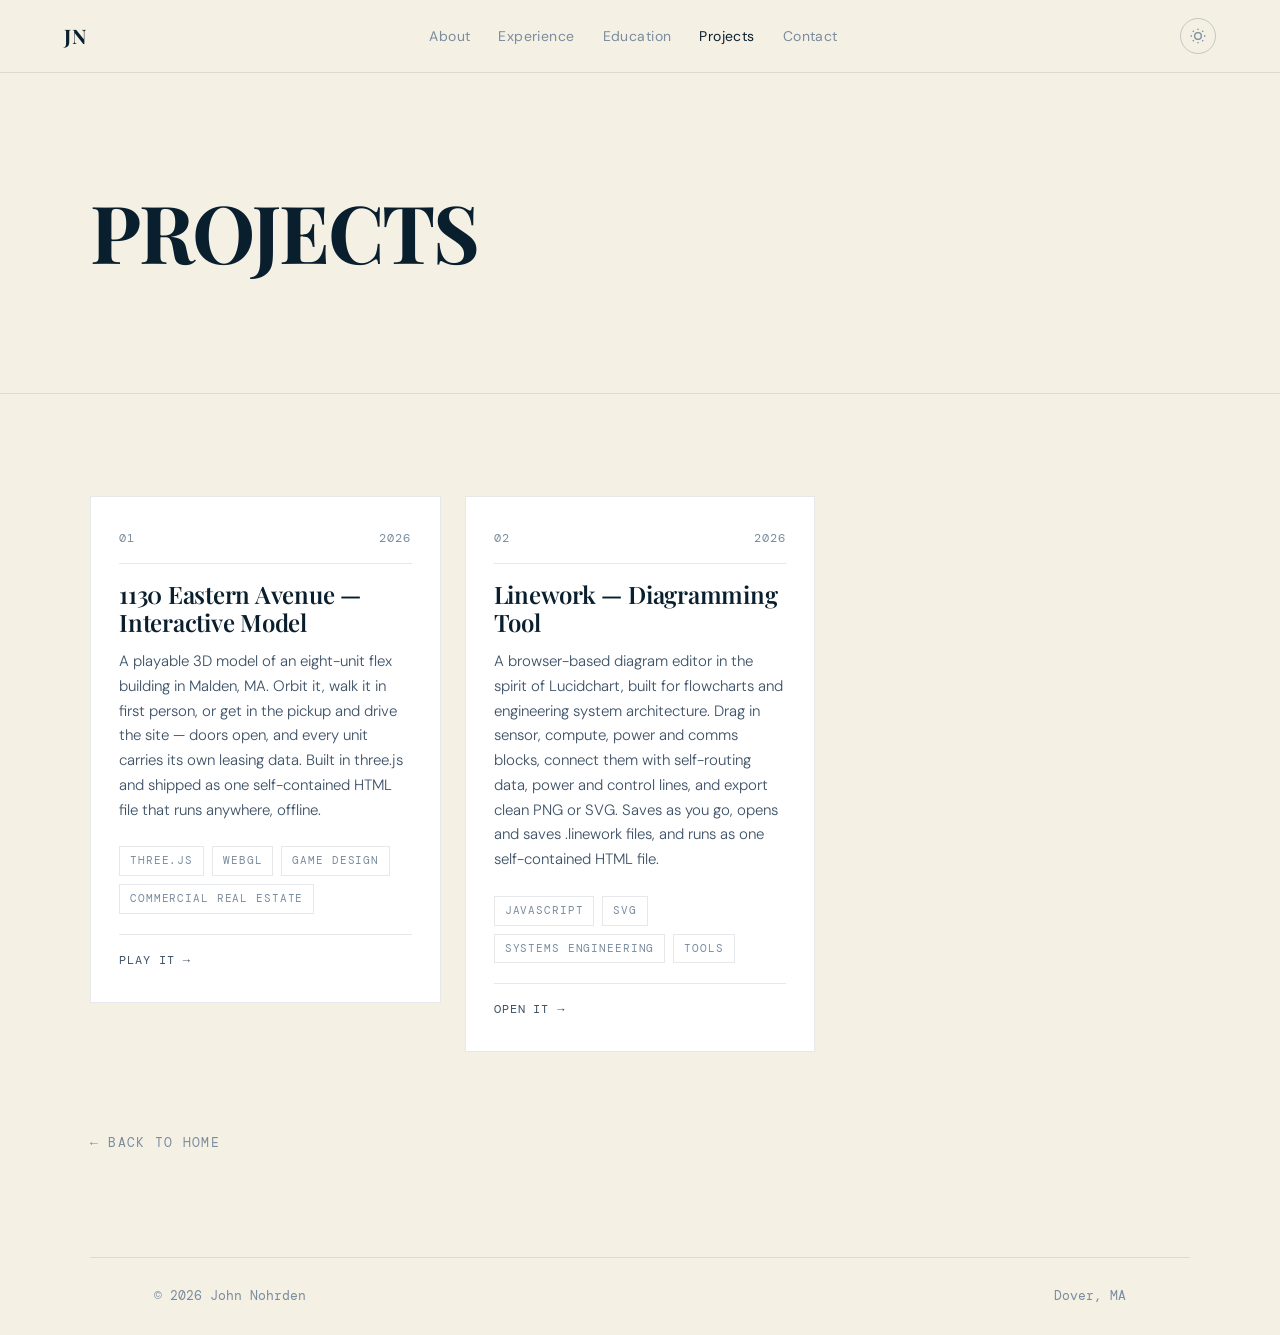
<file: projects.html>
<!DOCTYPE html>
<html lang="en" data-theme="light">
<head>
  <meta charset="UTF-8">
  <meta name="viewport" content="width=device-width, initial-scale=1.0">
  <meta name="description" content="Projects by John Nohrden — engineering, software, and robotics work.">
  <title>Projects — John Nohrden</title>

  <link rel="preconnect" href="https://fonts.googleapis.com">
  <link rel="preconnect" href="https://fonts.gstatic.com" crossorigin>
  <link href="https://fonts.googleapis.com/css2?family=Playfair+Display:ital,wght@0,400;0,600;0,700&family=DM+Sans:opsz,wght@9..40,300;9..40,400;9..40,500&family=DM+Mono:wght@300;400;500&display=swap" rel="stylesheet">

  <link rel="stylesheet" href="style.css?v=6">

  <!-- Restore theme before first paint to avoid a flash -->
  <script>
    (function () {
      try {
        var t = localStorage.getItem('jn-theme');
        if (t) document.documentElement.dataset.theme = t;
      } catch (e) {}
    })();
  </script>

  <style>
    /* ═══════════════════════════════════════════
       PROJECTS PAGE — page-specific styles
    ══════════════════════════════════════════ */
    .hero-name { font-size: clamp(2.5rem, 7vw, 5rem); }

    .proj-grid {
      display: grid;
      grid-template-columns: repeat(auto-fill, minmax(320px, 1fr));
      gap: 24px;
      align-items: start;
    }

    .proj-card {
      display: flex;
      flex-direction: column;
      padding: 32px 28px;
      background: var(--surface);
      border: 1px solid var(--border);
    }

    .proj-card-top {
      display: flex;
      align-items: baseline;
      justify-content: space-between;
      gap: 16px;
      margin-bottom: 16px;
      padding-bottom: 14px;
      border-bottom: 1px solid var(--border);
    }

    .proj-index,
    .proj-year {
      font-family: var(--mono);
      font-size: 0.75rem;
      letter-spacing: 0.1em;
      color: var(--text-muted);
    }

    .proj-title {
      font-family: var(--serif);
      font-size: 1.5rem;
      font-weight: 600;
      line-height: 1.2;
      letter-spacing: -0.01em;
      color: var(--text);
      margin-bottom: 12px;
    }

    .proj-desc {
      font-size: 0.9375rem;
      font-weight: 300;
      line-height: 1.65;
      color: var(--text-mid);
      margin-bottom: 24px;
    }

    .proj-tags {
      display: flex;
      flex-wrap: wrap;
      gap: 8px;
      margin-top: auto;
      margin-bottom: 20px;
    }

    .proj-tag {
      font-family: var(--mono);
      font-size: 0.6875rem;
      letter-spacing: 0.08em;
      text-transform: uppercase;
      color: var(--text-muted);
      border: 1px solid var(--border);
      padding: 5px 10px;
    }

    .proj-links {
      display: flex;
      gap: 24px;
      padding-top: 16px;
      border-top: 1px solid var(--border);
    }

    .proj-link {
      font-family: var(--mono);
      font-size: 0.75rem;
      letter-spacing: 0.08em;
      text-transform: uppercase;
      color: var(--text-mid);
    }

    .proj-link:hover { color: var(--accent); }

    /* ─── Empty state ─── */
    .proj-empty {
      padding: clamp(48px, 7vw, 80px) clamp(24px, 4vw, 48px);
      border: 1px dashed var(--border-strong);
      text-align: center;
    }

    .proj-empty-title {
      font-family: var(--serif);
      font-size: clamp(1.375rem, 3vw, 1.875rem);
      font-weight: 600;
      color: var(--text);
      margin-bottom: 14px;
    }

    .proj-empty-body {
      max-width: 44ch;
      margin: 0 auto 24px;
      font-size: 0.9375rem;
      font-weight: 300;
      line-height: 1.7;
      color: var(--text-mid);
    }

    .proj-empty-cta,
    .back-link {
      font-family: var(--mono);
      font-size: 0.8125rem;
      letter-spacing: 0.1em;
      text-transform: uppercase;
      color: var(--text-muted);
    }

    .proj-empty-cta:hover,
    .back-link:hover { color: var(--accent); }

    .page-back {
      max-width: var(--max-w);
      margin: clamp(48px, 6vw, 80px) auto 0;
    }

    @media (max-width: 640px) {
      .proj-grid { grid-template-columns: 1fr; }
    }
  </style>
</head>
<body>

  <!-- Navigation -->
  <nav class="nav" id="nav">
    <a href="index.html" class="nav-logo">JN</a>
    <div class="nav-links">
      <a href="index.html#about" class="nav-link">About</a>
      <a href="index.html#experience" class="nav-link">Experience</a>
      <a href="index.html#education" class="nav-link">Education</a>
      <a href="projects.html" class="nav-link is-current">Projects</a>
      <a href="index.html#contact" class="nav-link">Contact</a>
    </div>
    <button class="theme-btn" id="themeBtn" aria-label="Toggle theme">
      <svg class="icon-sun" width="16" height="16" viewBox="0 0 24 24" fill="none" stroke="currentColor" stroke-width="2"><circle cx="12" cy="12" r="5"/><line x1="12" y1="1" x2="12" y2="3"/><line x1="12" y1="21" x2="12" y2="23"/><line x1="4.22" y1="4.22" x2="5.64" y2="5.64"/><line x1="18.36" y1="18.36" x2="19.78" y2="19.78"/><line x1="1" y1="12" x2="3" y2="12"/><line x1="21" y1="12" x2="23" y2="12"/><line x1="4.22" y1="19.78" x2="5.64" y2="18.36"/><line x1="18.36" y1="5.64" x2="19.78" y2="4.22"/></svg>
      <svg class="icon-moon" width="16" height="16" viewBox="0 0 24 24" fill="none" stroke="currentColor" stroke-width="2"><path d="M21 12.79A9 9 0 1 1 11.21 3 7 7 0 0 0 21 12.79z"/></svg>
    </button>
  </nav>

  <!-- ═══════════════ PAGE HEAD ═══════════════ -->
  <header class="hero">
    <div class="hero-body">
      <h1 class="hero-name">
        <span class="name-row">PROJECTS</span>
      </h1>
    </div>
  </header>

  <!-- ═══════════════ PROJECTS ═══════════════ -->
  <section class="section" id="projects">
    <div class="container">
      <!-- Rendered from the PROJECTS array in the script below.
           Empty array → the empty state appears automatically. -->
      <div class="proj-grid" id="projGrid" hidden></div>

      <div class="proj-empty" id="projEmpty" hidden>
        <h2 class="proj-empty-title">Nothing published yet.</h2>
        <p class="proj-empty-body">
          This page is where the build logs go. Check back soon, or reach out
          if you want to hear what I'm working on.
        </p>
        <a href="index.html#contact" class="proj-empty-cta">Get in touch</a>
      </div>

      <div class="page-back">
        <a href="index.html" class="back-link">← Back to home</a>
      </div>
    </div>
  </section>

  <footer class="site-footer">
    <span class="mono small">© 2026 John Nohrden</span>
    <span class="mono small">Dover, MA</span>
  </footer>

  <script>
  /* ═══════════════════════════════════════════════════════════
     PROJECTS DATA
     ───────────────────────────────────────────────────────────
     To add a project, drop an object into this array. Layout and
     numbering happen automatically. The empty state disappears
     as soon as there is one entry.

     {
       title: 'Project name',
       year:  '2026',
       desc:  'One or two sentences on what it is and what you did.',
       tags:  ['Arduino', 'CAD'],
       links: [
         { label: 'Live',   href: 'https://…' },
         { label: 'GitHub', href: 'https://…' }
       ]
     }
  ══════════════════════════════════════════════════════════ */
  const PROJECTS = [
    {
      title: '1130 Eastern Avenue — Interactive Model',
      year:  '2026',
      desc:  'A playable 3D model of an eight-unit flex building in Malden, MA. Orbit it, walk it in first person, or get in the pickup and drive the site — doors open, and every unit carries its own leasing data. Built in three.js and shipped as one self-contained HTML file that runs anywhere, offline.',
      tags:  ['three.js', 'WebGL', 'Game Design', 'Commercial Real Estate'],
      links: [
        { label: 'Play it', href: '1130-eastern-ave.html' }
      ]
    },
    {
      title: 'Linework — Diagramming Tool',
      year:  '2026',
      desc:  'A browser-based diagram editor in the spirit of Lucidchart, built for flowcharts and engineering system architecture. Drag in sensor, compute, power and comms blocks, connect them with self-routing data, power and control lines, and export clean PNG or SVG. Saves as you go, opens and saves .linework files, and runs as one self-contained HTML file.',
      tags:  ['JavaScript', 'SVG', 'Systems Engineering', 'Tools'],
      links: [
        { label: 'Open it', href: 'linework.html' }
      ]
    }
  ];

  /* ═══════════════════════════════════════════════════════════
     RENDER + BEHAVIOUR
  ══════════════════════════════════════════════════════════ */
  const esc = (str) => String(str).replace(/[&<>"']/g, c => ({
    '&': '&amp;', '<': '&lt;', '>': '&gt;', '"': '&quot;', "'": '&#39;'
  }[c]));

  function renderProjects() {
    const grid  = document.getElementById('projGrid');
    const empty = document.getElementById('projEmpty');

    if (!PROJECTS.length) {
      grid.hidden = true;
      empty.hidden = false;
      return;
    }

    empty.hidden = true;
    grid.hidden = false;

    grid.innerHTML = PROJECTS.map((p, i) => {
      const num   = String(i + 1).padStart(2, '0');
      const tags  = (p.tags || [])
        .map(t => `<span class="proj-tag">${esc(t)}</span>`).join('');
      const links = (p.links || [])
        .map(l => `<a class="proj-link" href="${esc(l.href)}" target="_blank" rel="noopener">${esc(l.label)} →</a>`).join('');

      return `
        <article class="proj-card">
          <div class="proj-card-top">
            <span class="proj-index">${num}</span>
            <span class="proj-year">${esc(p.year || '')}</span>
          </div>
          <h2 class="proj-title">${esc(p.title || 'Untitled')}</h2>
          <p class="proj-desc">${esc(p.desc || '')}</p>
          ${tags  ? `<div class="proj-tags">${tags}</div>` : ''}
          ${links ? `<div class="proj-links">${links}</div>` : ''}
        </article>`;
    }).join('');
  }

  /* ─── Theme toggle (shares the key with index.html) ─── */
  function initTheme() {
    const btn  = document.getElementById('themeBtn');
    const html = document.documentElement;

    try {
      const stored = localStorage.getItem('jn-theme');
      if (stored) html.dataset.theme = stored;
    } catch (e) {}

    if (!btn) return;

    btn.addEventListener('click', () => {
      const next = html.dataset.theme === 'dark' ? 'light' : 'dark';
      html.dataset.theme = next;
      try { localStorage.setItem('jn-theme', next); } catch (e) {}
    });
  }

  document.addEventListener('DOMContentLoaded', () => {
    renderProjects();
    initTheme();
  });
  </script>
</body>
</html>
</file>
<file: style.css>
/* ═══════════════════════════════════════════
   RESET & BASE
══════════════════════════════════════════ */
*, *::before, *::after {
  box-sizing: border-box;
  margin: 0;
  padding: 0;
}

:root {
  /* Light mode */
  --bg:           #F4F0E4;
  --bg-alt:       #EDE9D8;
  --bg-tint:      #EAE6D8;
  --surface:      #FFFFFF;
  --text:         #0A1F2E;
  --text-mid:     #3D5166;
  --text-muted:   #7A8C9E;
  --accent:       #0A2540;
  --accent-mid:   #1A4A7A;
  --accent-hi:    #3A82C4;
  --border:       rgba(10, 37, 64, 0.10);
  --border-strong:rgba(10, 37, 64, 0.20);

  /* Dark section bg */
  --dark-bg:      #070E19;
  --dark-surface: #0D1E30;
  --dark-text:    #EDE9DF;

  /* Fonts */
  --serif:  'Playfair Display', Georgia, serif;
  --sans:   'DM Sans', system-ui, -apple-system, sans-serif;
  --mono:   'DM Mono', 'Courier New', monospace;

  /* Layout */
  --max-w:  1100px;
  --pad:    clamp(24px, 5vw, 72px);
  --sec-py: clamp(72px, 8vw, 112px);
}

[data-theme="dark"] {
  --bg:           #060C17;
  --bg-alt:       #0A1424;
  --bg-tint:      #0C1829;
  --surface:      #0F2035;
  --text:         #EDE9DF;
  --text-mid:     #A8B8C8;
  --text-muted:   #607080;
  --accent:       #5AB0DC;
  --accent-mid:   #3E8EC0;
  --accent-hi:    #80CBEE;
  --border:       rgba(237, 233, 223, 0.08);
  --border-strong:rgba(237, 233, 223, 0.15);

  --dark-bg:      #040A12;
  --dark-surface: #090F1B;
  --dark-text:    #EDE9DF;
}

html {
  font-size: 16px;
  scroll-behavior: smooth;
}

body {
  font-family: var(--sans);
  background: var(--bg);
  color: var(--text);
  line-height: 1.6;
  -webkit-font-smoothing: antialiased;
}

a { text-decoration: none; color: inherit; }
ul { list-style: none; }
img { display: block; max-width: 100%; }

.mono { font-family: var(--mono); }
.small { font-size: 0.8125rem; }

/* ═══════════════════════════════════════════
   NAVIGATION
══════════════════════════════════════════ */
.nav {
  position: sticky;
  top: 0;
  z-index: 200;
  display: flex;
  align-items: center;
  justify-content: space-between;
  gap: 24px;
  padding: 18px var(--pad);
  background: var(--bg);
  border-bottom: 1px solid var(--border);
}

.nav-logo {
  font-family: var(--serif);
  font-size: 1.25rem;
  font-weight: 700;
  letter-spacing: 0.05em;
  color: var(--text);
}

.nav-links {
  display: flex;
  flex-wrap: wrap;
  gap: 28px;
}

.nav-link {
  font-size: 0.875rem;
  letter-spacing: 0.03em;
  color: var(--text-muted);
}

.nav-link:hover,
.nav-link.is-current { color: var(--text); }

.theme-btn {
  background: none;
  border: 1px solid var(--border-strong);
  border-radius: 50%;
  width: 36px;
  height: 36px;
  flex-shrink: 0;
  display: flex;
  align-items: center;
  justify-content: center;
  cursor: pointer;
  color: var(--text-muted);
}

.theme-btn:hover {
  border-color: var(--accent);
  color: var(--accent);
}

[data-theme="light"] .icon-moon { display: none; }
[data-theme="dark"]  .icon-sun  { display: none; }

/* ═══════════════════════════════════════════
   HERO
══════════════════════════════════════════ */
.hero {
  padding: clamp(64px, 10vw, 120px) var(--pad) clamp(56px, 8vw, 96px);
  border-bottom: 1px solid var(--border);
}

.hero-body {
  max-width: var(--max-w);
  margin: 0 auto;
}

.hero-name {
  font-family: var(--serif);
  font-size: clamp(3.5rem, 11vw, 9rem);
  font-weight: 700;
  line-height: 0.95;
  letter-spacing: -0.025em;
  color: var(--text);
  margin-bottom: 28px;
}

.name-row { display: block; }

.hero-sub {
  font-size: clamp(0.9375rem, 1.2vw, 1.0625rem);
  font-weight: 300;
  color: var(--text-mid);
  line-height: 1.8;
}

.hero-location {
  margin-top: 20px;
  font-family: var(--mono);
  font-size: 0.8125rem;
  letter-spacing: 0.06em;
  color: var(--text-muted);
}

/* ═══════════════════════════════════════════
   SECTIONS – BASE
══════════════════════════════════════════ */
.section {
  padding: var(--sec-py) var(--pad);
}

.section--dark {
  background: var(--dark-bg);
  color: var(--dark-text);
  --text: var(--dark-text);
  --text-mid: #8A9BAC;
  --text-muted: #506070;
  --accent: #5AB0DC;
  --accent-hi: #80CBEE;
  --border: rgba(237,233,223,0.08);
  --border-strong: rgba(237,233,223,0.16);
}

.section--tinted { background: var(--bg-tint); }

.container {
  max-width: var(--max-w);
  margin: 0 auto;
}

/* Section header */
.sec-label-row {
  display: flex;
  align-items: baseline;
  gap: 16px;
  margin-bottom: 44px;
  padding-bottom: 16px;
  border-bottom: 1px solid var(--border);
}

.sec-num {
  font-size: 0.75rem;
  color: var(--text-muted);
  letter-spacing: 0.1em;
}

.sec-label {
  font-family: var(--serif);
  font-size: clamp(1.625rem, 3.5vw, 2.25rem);
  font-weight: 600;
  letter-spacing: -0.01em;
  color: var(--text);
}

/* ═══════════════════════════════════════════
   ABOUT
══════════════════════════════════════════ */
.about-grid {
  display: grid;
  grid-template-columns: 320px 1fr;
  gap: clamp(32px, 5vw, 72px);
  align-items: start;
}

.about-photo {
  width: 100%;
  aspect-ratio: 3 / 4;
  object-fit: cover;
  object-position: center top;
  border-radius: 2px;
}

.about-body p {
  font-size: clamp(1rem, 1.3vw, 1.0625rem);
  font-weight: 300;
  color: var(--text-mid);
  line-height: 1.8;
  margin-bottom: 18px;
}

.about-body p:last-child { margin-bottom: 0; }

.stats-row {
  display: flex;
  flex-wrap: wrap;
  gap: 40px;
  margin-top: 44px;
  padding-top: 36px;
  border-top: 1px solid var(--border);
}

.stat-num {
  font-size: clamp(2rem, 3.5vw, 2.75rem);
  font-weight: 400;
  color: var(--text);
  letter-spacing: -0.02em;
  line-height: 1;
  margin-bottom: 8px;
}

.stat-label {
  font-size: 0.8125rem;
  color: var(--text-muted);
  line-height: 1.4;
}

/* ═══════════════════════════════════════════
   EXPERIENCE
══════════════════════════════════════════ */
.exp-item {
  border-top: 1px solid var(--border);
}

.exp-item:last-child { border-bottom: 1px solid var(--border); }

.exp-inner {
  display: grid;
  grid-template-columns: 200px 1fr;
  gap: 40px;
  padding: 36px 0;
}

.exp-meta-col {
  display: flex;
  flex-direction: column;
  gap: 6px;
  padding-top: 4px;
}

.exp-logo {
  height: 34px;
  width: 150px;
  object-fit: contain;
  object-position: left center;
  filter: brightness(0) invert(1);
  opacity: 0.8;
  margin-bottom: 14px;
}

.exp-date {
  font-size: 0.8125rem;
  color: var(--accent);
  letter-spacing: 0.05em;
}

.exp-place {
  font-size: 0.8125rem;
  color: var(--text-muted);
}

.exp-titles {
  display: flex;
  flex-direction: column;
  gap: 4px;
  margin-bottom: 18px;
}

.exp-co {
  font-family: var(--serif);
  font-size: clamp(1.375rem, 2.5vw, 1.875rem);
  font-weight: 600;
  color: var(--text);
  letter-spacing: -0.01em;
  line-height: 1.15;
}

.exp-role {
  font-size: 0.875rem;
  color: var(--text-muted);
  letter-spacing: 0.03em;
}

.exp-bullets {
  display: flex;
  flex-direction: column;
  gap: 8px;
}

.exp-bullets li {
  font-size: 0.9375rem;
  font-weight: 300;
  color: var(--text-mid);
  line-height: 1.6;
  padding-left: 16px;
  position: relative;
}

.exp-bullets li::before {
  content: '—';
  position: absolute;
  left: 0;
  color: var(--accent);
  font-size: 0.75rem;
  top: 3px;
}

/* ═══════════════════════════════════════════
   EDUCATION
══════════════════════════════════════════ */
.edu-grid {
  display: grid;
  grid-template-columns: repeat(2, 1fr);
  gap: 1px;
  background: var(--border);
  border: 1px solid var(--border);
}

.edu-card {
  background: var(--surface);
  padding: clamp(24px, 3vw, 40px);
}

.edu-card-top {
  margin-bottom: 18px;
  padding-bottom: 14px;
  border-bottom: 1px solid var(--border);
}

.edu-card-top span {
  color: var(--text-muted);
  letter-spacing: 0.06em;
}

.edu-school {
  font-family: var(--serif);
  font-size: clamp(1.25rem, 2.2vw, 1.625rem);
  font-weight: 600;
  color: var(--text);
  letter-spacing: -0.01em;
  line-height: 1.2;
  margin-bottom: 8px;
}

.edu-prog {
  font-size: 0.875rem;
  color: var(--accent);
  margin-bottom: 10px;
}

.edu-deg {
  font-size: 0.9375rem;
  color: var(--text-mid);
  line-height: 1.5;
  margin-bottom: 10px;
}

.edu-note {
  font-size: 0.8125rem;
  color: var(--text-muted);
}

.edu-list {
  display: flex;
  flex-direction: column;
  gap: 6px;
  margin-top: 10px;
}

.edu-list li {
  font-size: 0.875rem;
  font-weight: 300;
  color: var(--text-mid);
  line-height: 1.5;
  padding-left: 14px;
  position: relative;
}

.edu-list li::before {
  content: '·';
  position: absolute;
  left: 0;
  color: var(--accent);
}

/* ═══════════════════════════════════════════
   LEADERSHIP
══════════════════════════════════════════ */
.lead-item {
  border-top: 1px solid var(--border);
  padding: 28px 0;
}

.lead-item:last-child { border-bottom: 1px solid var(--border); }

.lead-header {
  display: flex;
  justify-content: space-between;
  align-items: baseline;
  gap: 16px;
  margin-bottom: 8px;
}

.lead-title {
  font-family: var(--serif);
  font-size: clamp(1.125rem, 2vw, 1.375rem);
  font-weight: 600;
  color: var(--text);
  letter-spacing: -0.01em;
}

.lead-dates {
  font-size: 0.75rem;
  color: var(--accent);
  letter-spacing: 0.08em;
  flex-shrink: 0;
}

.lead-desc {
  font-size: 0.9375rem;
  font-weight: 300;
  color: var(--text-mid);
  line-height: 1.7;
}

/* ═══════════════════════════════════════════
   SKILLS
══════════════════════════════════════════ */
.skills-list {
  display: flex;
  flex-wrap: wrap;
  gap: 10px;
}

.skills-groups {
  display: grid;
  gap: 28px;
}

.skills-group-label {
  font-size: 0.75rem;
  font-weight: 400;
  letter-spacing: 0.1em;
  text-transform: uppercase;
  color: var(--text-muted);
  margin-bottom: 12px;
}

.m-tag {
  font-family: var(--mono);
  font-size: 0.8125rem;
  letter-spacing: 0.04em;
  color: var(--text-mid);
  border: 1px solid var(--border);
  padding: 7px 14px;
}

/* ═══════════════════════════════════════════
   CONTACT
══════════════════════════════════════════ */
.contact-link {
  display: flex;
  align-items: baseline;
  gap: 24px;
  padding: 22px 0;
  border-top: 1px solid var(--border);
}

.contact-link:last-of-type { border-bottom: 1px solid var(--border); }

.cl-label {
  font-size: 0.75rem;
  color: var(--text-muted);
  letter-spacing: 0.1em;
  width: 80px;
  flex-shrink: 0;
}

.cl-value {
  font-family: var(--serif);
  font-size: clamp(1rem, 2vw, 1.375rem);
  font-weight: 400;
  color: var(--text);
  letter-spacing: -0.01em;
}

.contact-link:hover .cl-value { color: var(--accent); }

.site-footer {
  display: flex;
  justify-content: space-between;
  align-items: center;
  gap: 16px;
  max-width: var(--max-w);
  margin: 0 auto;
  padding: 28px var(--pad);
  border-top: 1px solid var(--border);
  color: var(--text-muted);
}

/* ═══════════════════════════════════════════
   RESPONSIVE
══════════════════════════════════════════ */
@media (max-width: 900px) {
  .about-grid { grid-template-columns: 1fr; }
  .about-img-col { max-width: 340px; }
  .edu-grid { grid-template-columns: 1fr; }
  .exp-inner { grid-template-columns: 1fr; gap: 16px; }
  .exp-meta-col {
    flex-direction: row;
    align-items: center;
    justify-content: space-between;
  }
  .lead-header { flex-direction: column; gap: 4px; }
}

@media (max-width: 600px) {
  /* Let the links wrap instead of disappearing; drop the sticky bar so a
     two-row nav doesn't eat the screen. */
  .nav {
    position: static;
    flex-wrap: wrap;
    gap: 14px 20px;
  }
  .nav-links {
    order: 3;
    width: 100%;
    gap: 18px;
    font-size: 0.8125rem;
  }
  .stats-row { gap: 24px; }
  .contact-link { flex-wrap: wrap; gap: 6px; }
  .cl-label { width: auto; }
  .cl-value { font-size: 1rem; }
}

/* ═══════════════════════════════════════════
   SELECTION
══════════════════════════════════════════ */
::selection {
  background: var(--accent);
  color: var(--bg);
}
</file>
